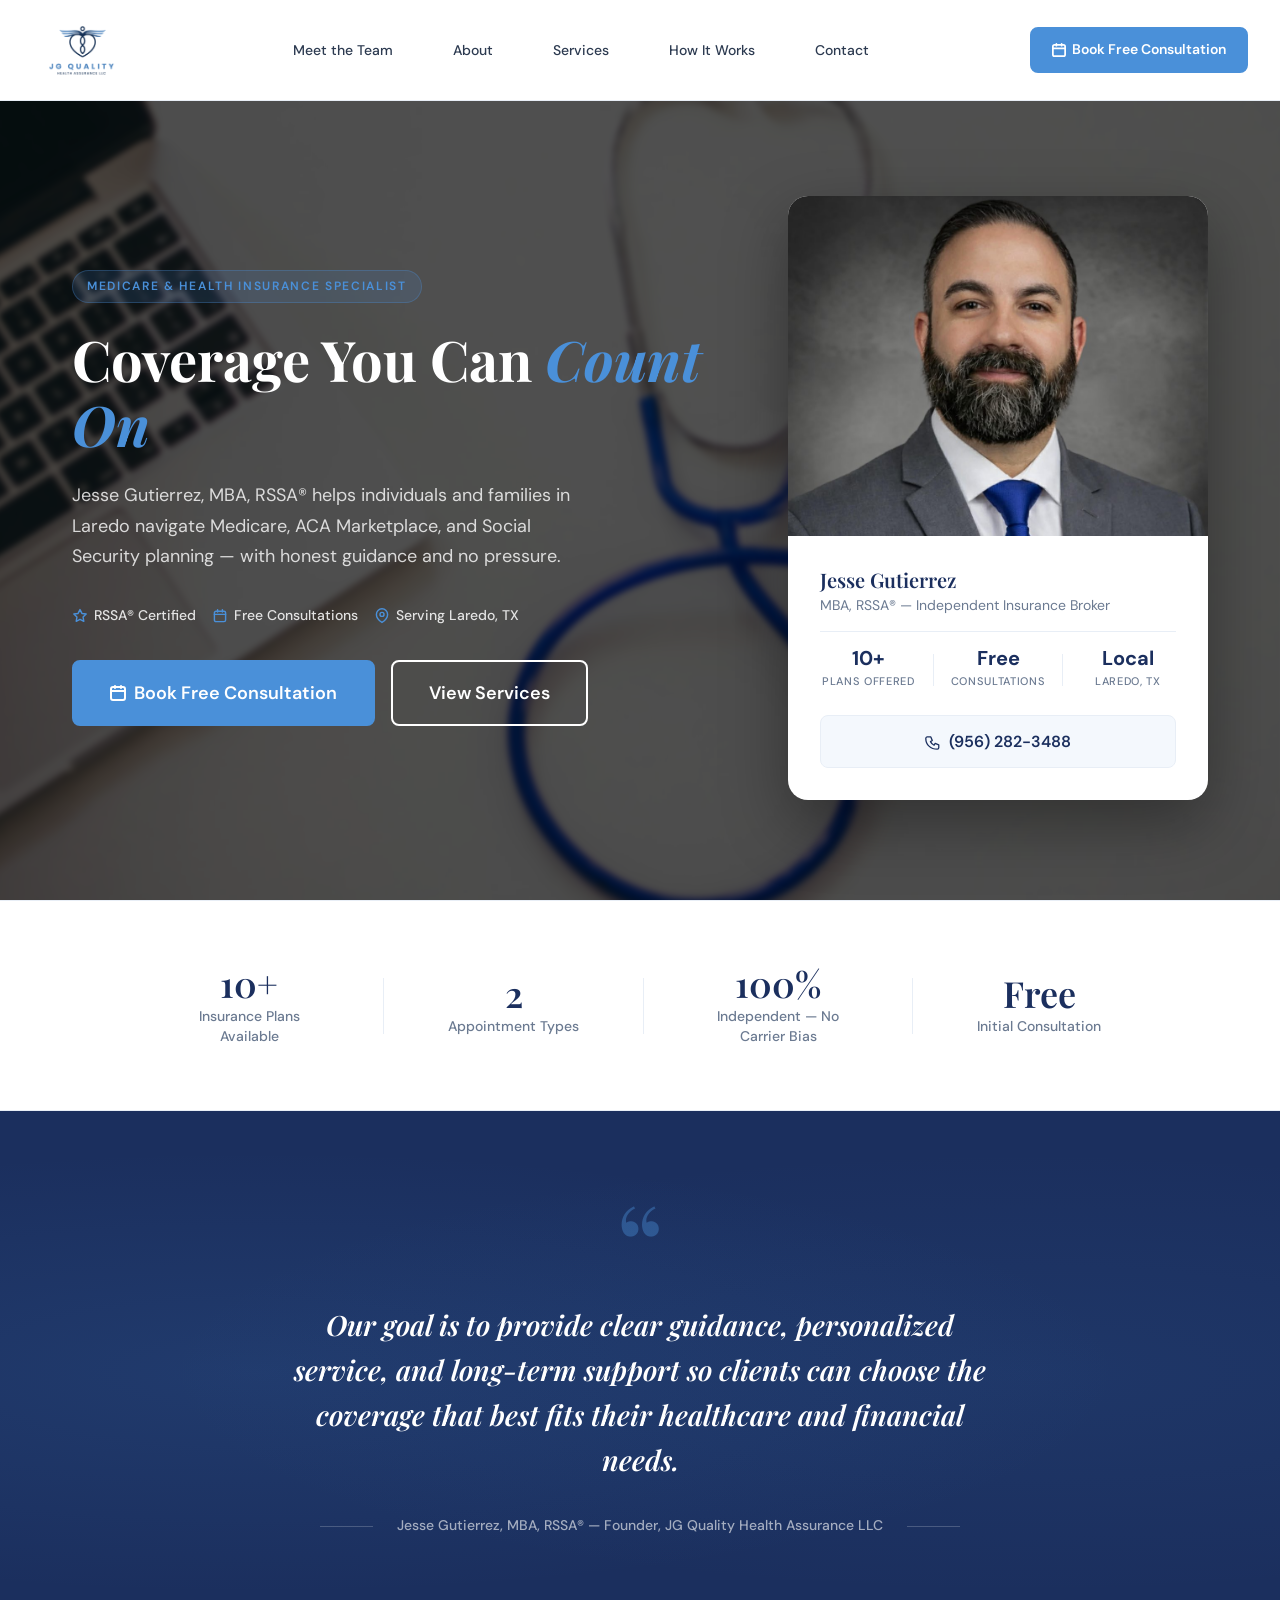
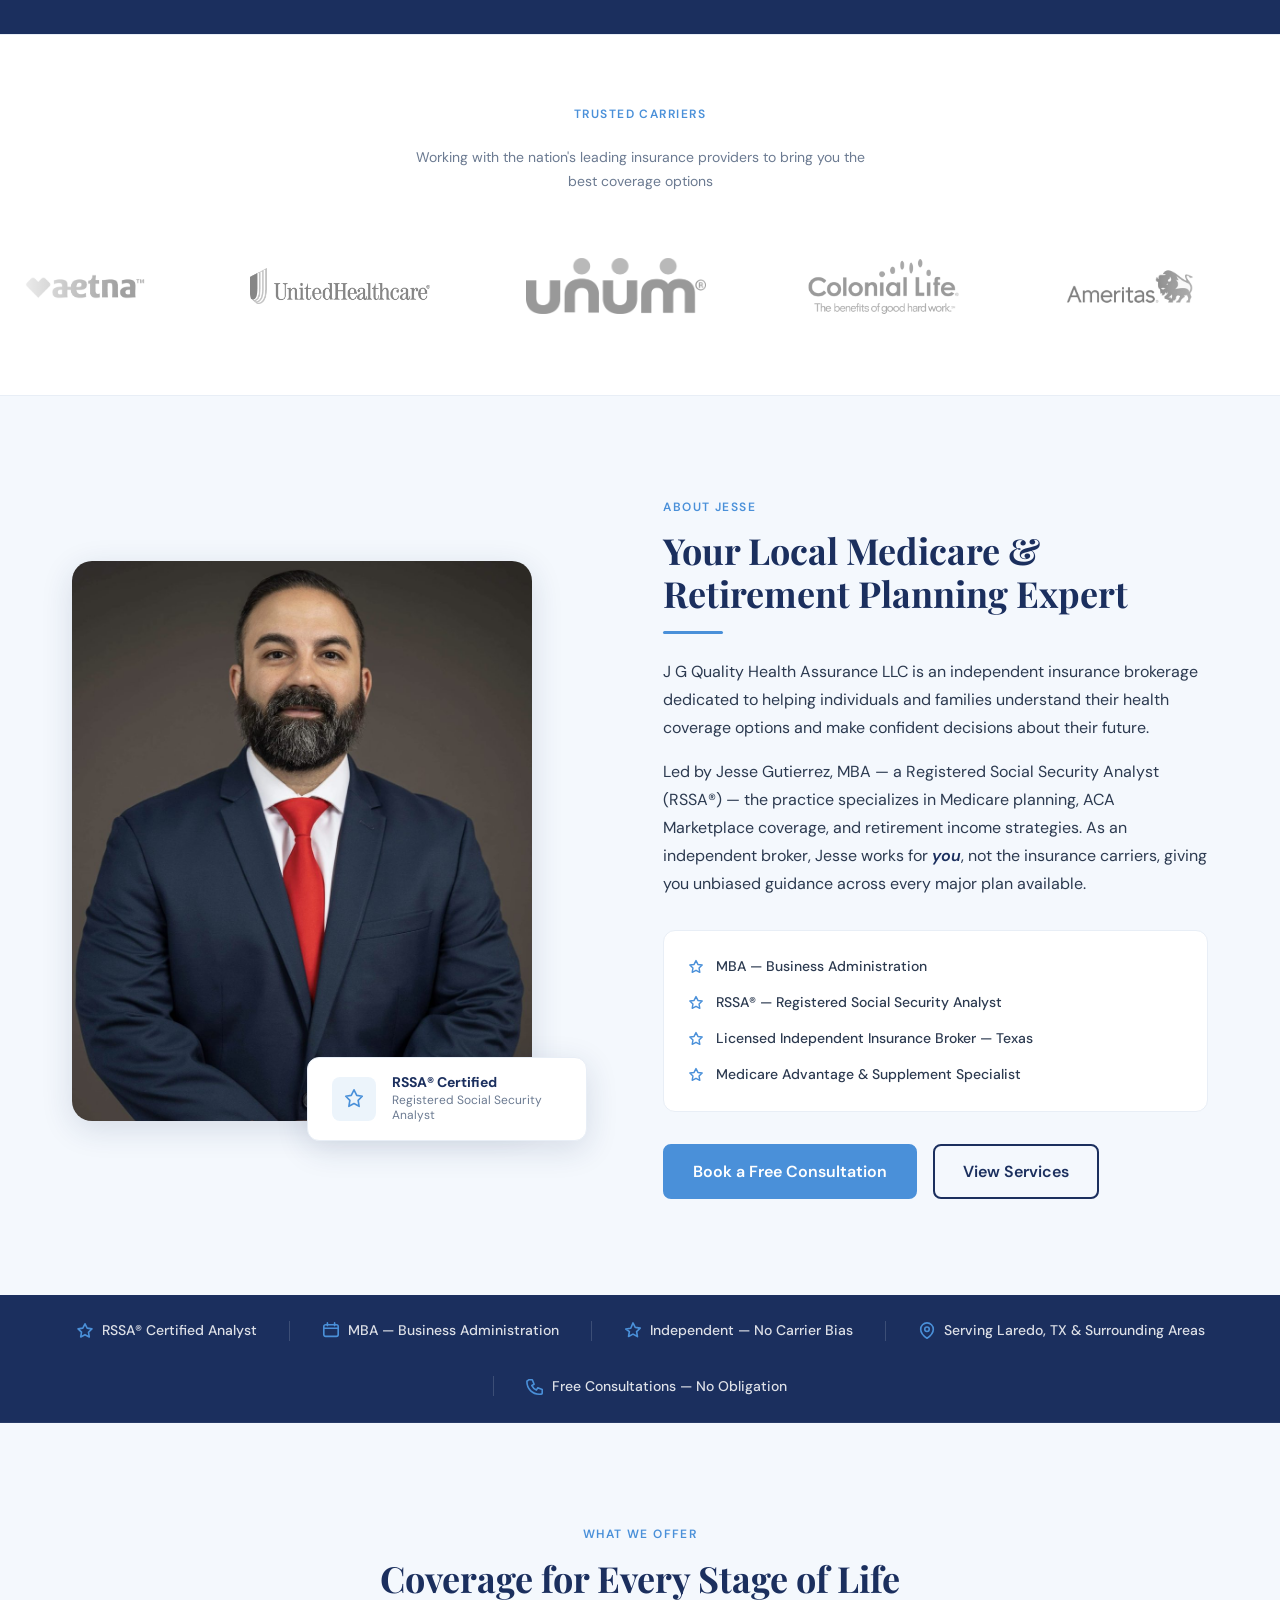
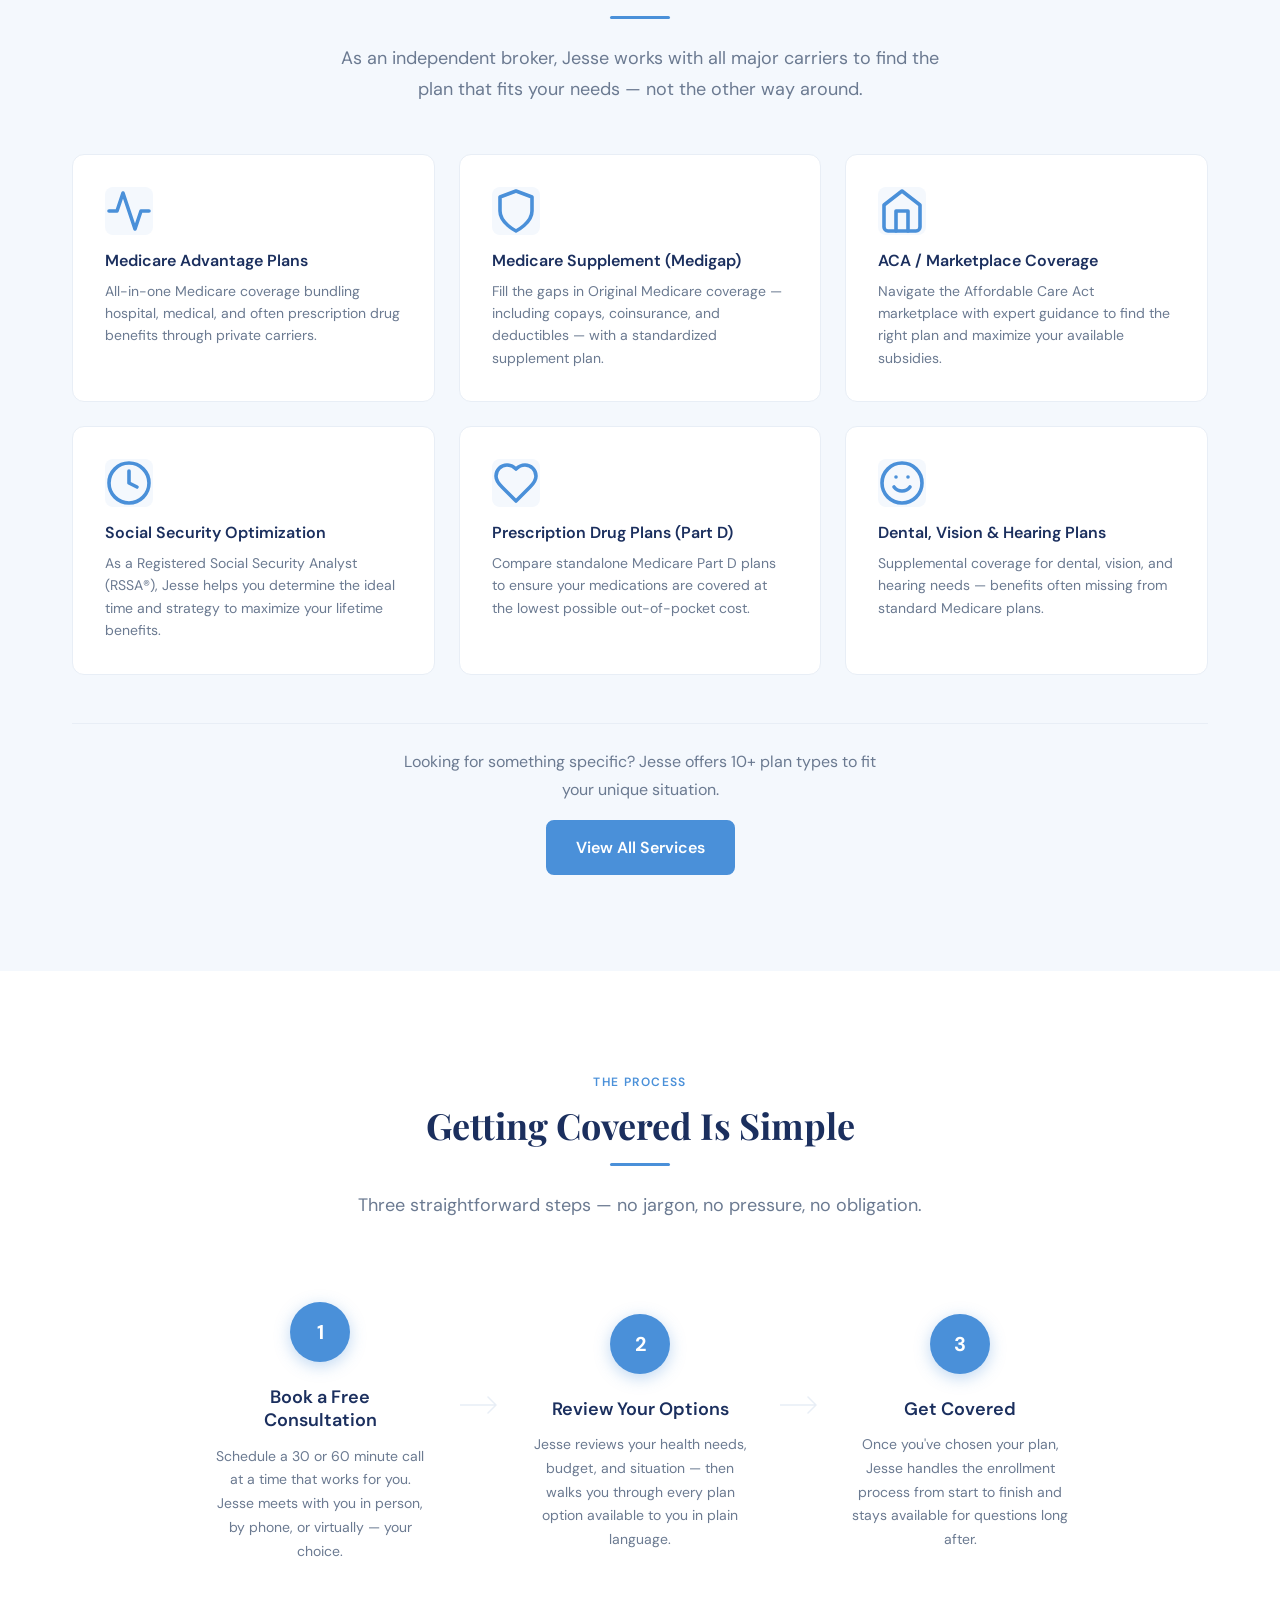
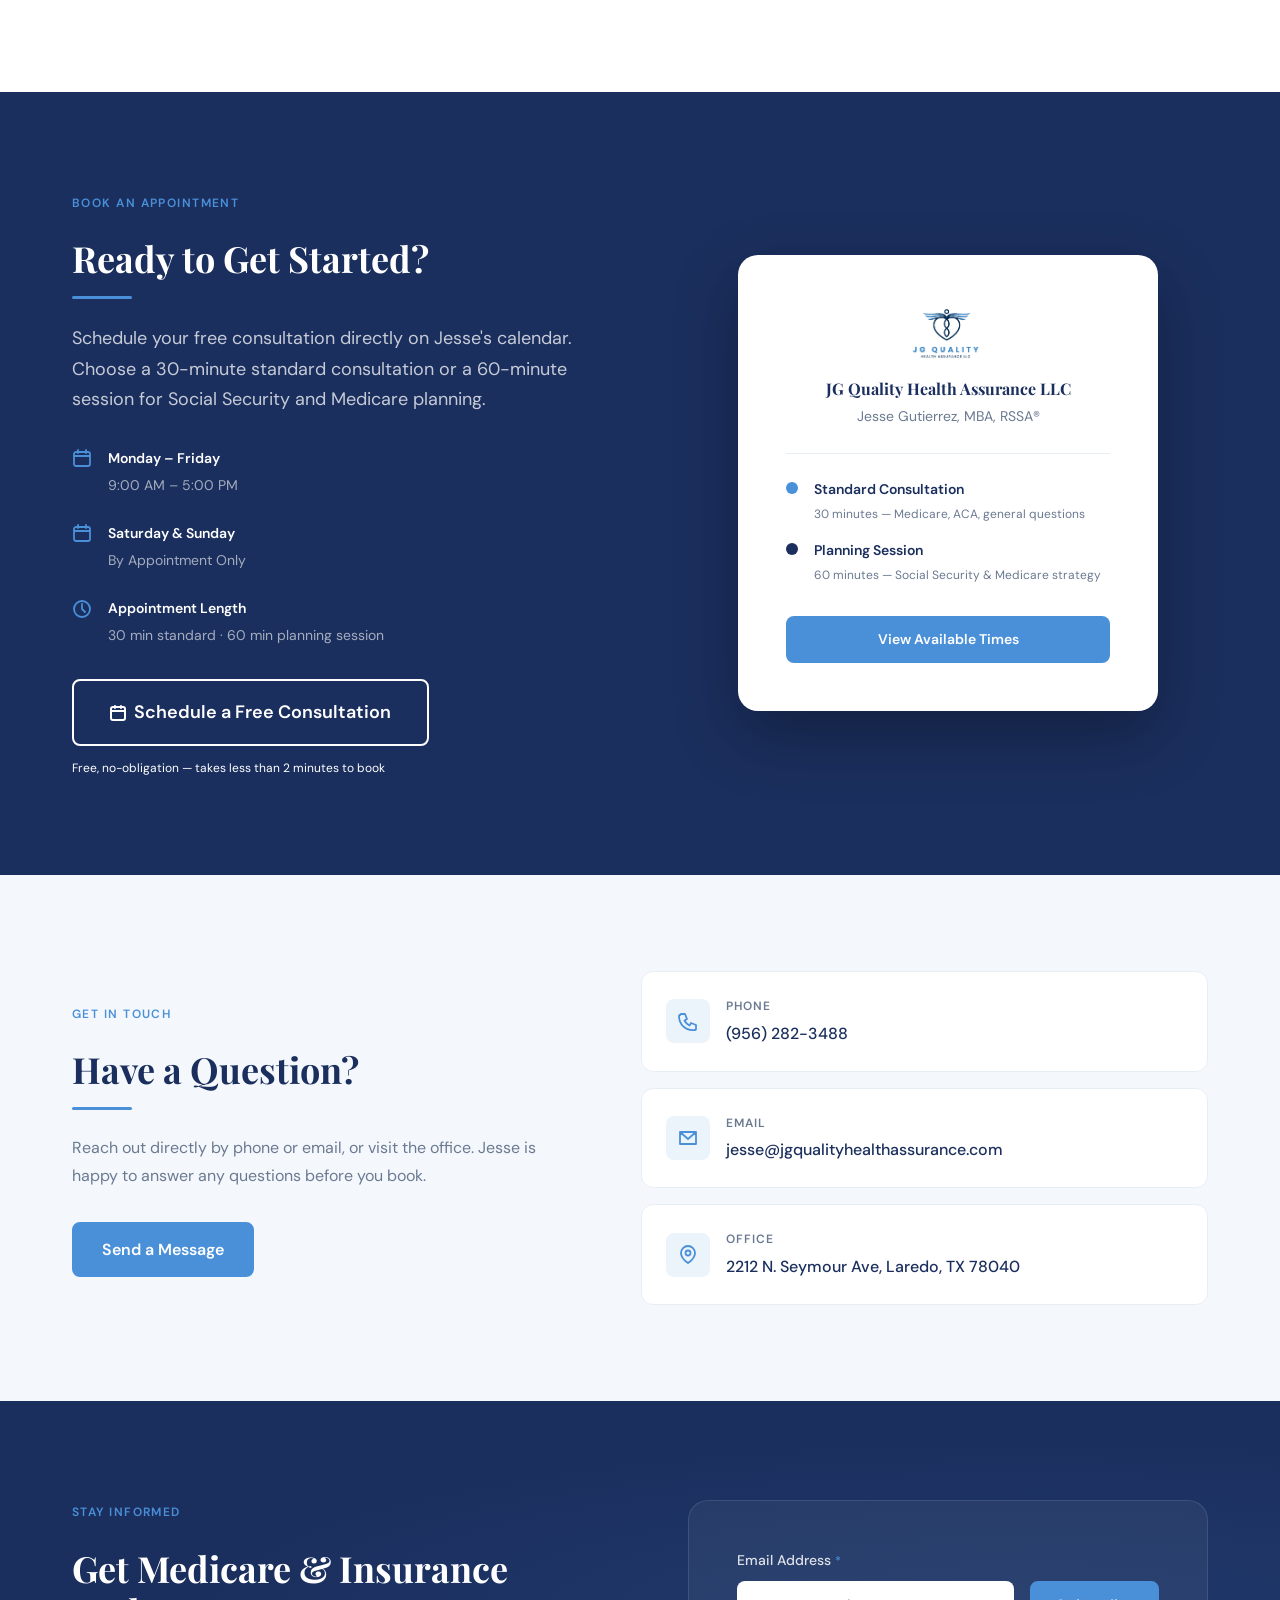
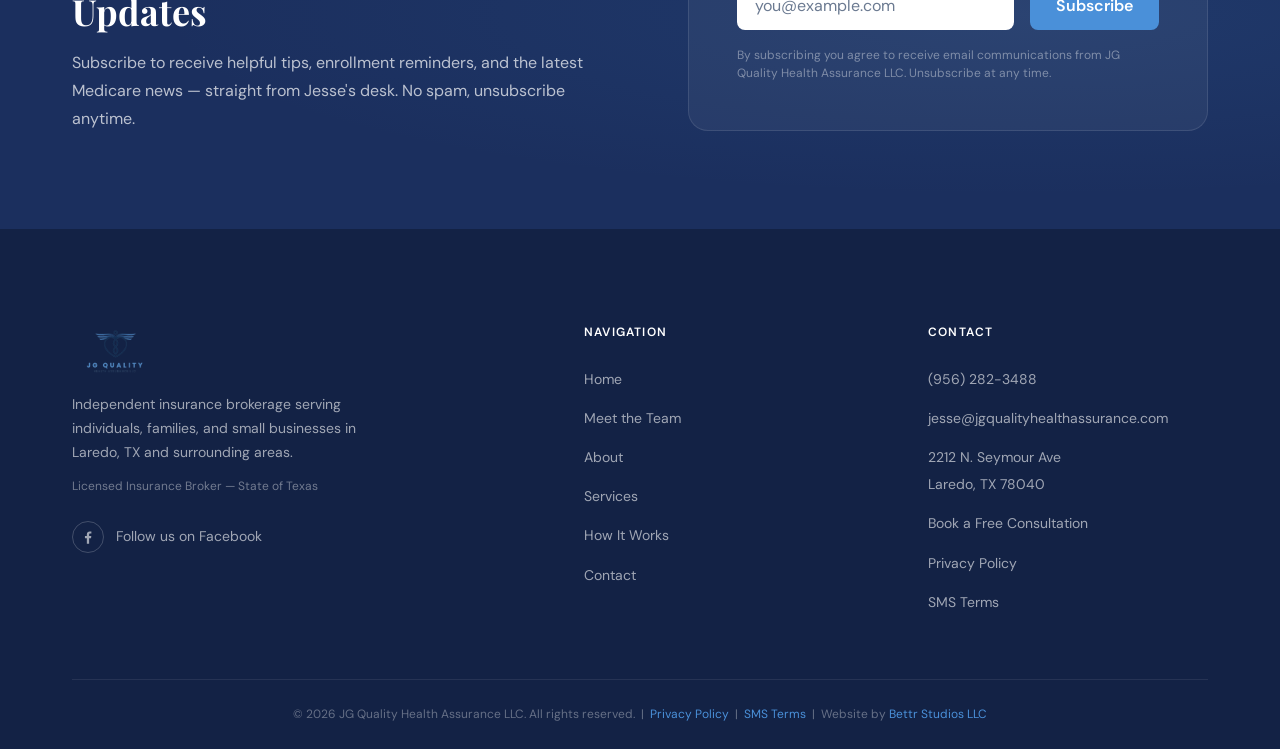
<file: index.html>
<!DOCTYPE html>
<html lang="en">
<head>
  <meta charset="UTF-8" />
  <meta name="viewport" content="width=device-width, initial-scale=1.0"/>
  <title>JG Quality Health Assurance | Health Insurance &amp; Medicare Broker in Laredo, TX</title>
  <meta name="description" content="Independent health insurance broker in Laredo, TX. Medicare, ACA Marketplace, Social Security planning, and supplemental coverage. Book a free consultation."/>
  <link rel="canonical" href="https://jgqualityhealthassurance.com/" />
  <link rel="icon" href="/favicon.ico" sizes="any" />
  <link rel="icon" type="image/png" sizes="32x32" href="/assets/icons/favicon-32x32.png" />
  <link rel="apple-touch-icon" href="/assets/icons/apple-touch-icon.png" />

  <!-- Social sharing previews -->
  <meta property="og:type" content="website" />
  <meta property="og:site_name" content="JG Quality Health Assurance LLC" />
  <meta property="og:title" content="JG Quality Health Assurance | Health Insurance &amp; Medicare Broker in Laredo, TX" />
  <meta property="og:description" content="Independent health insurance broker in Laredo, TX. Medicare, ACA Marketplace, Social Security planning, and supplemental coverage. Book a free consultation." />
  <meta property="og:url" content="https://jgqualityhealthassurance.com/" />
  <meta property="og:image" content="https://jgqualityhealthassurance.com/assets/og-image.jpg" />
  <meta property="og:image:width" content="1200" />
  <meta property="og:image:height" content="630" />
  <meta name="twitter:card" content="summary_large_image" />

  <!-- Local business structured data (Google) -->
  <script type="application/ld+json">
  {
    "@context": "https://schema.org",
    "@type": "InsuranceAgency",
    "name": "JG Quality Health Assurance LLC",
    "alternateName": "J G Quality Health Assurance LLC",
    "url": "https://jgqualityhealthassurance.com/",
    "logo": "https://jgqualityhealthassurance.com/assets/icons/icon-512.png",
    "image": "https://jgqualityhealthassurance.com/assets/og-image.jpg",
    "description": "Independent health insurance broker serving Laredo, TX and surrounding areas: Medicare, ACA Marketplace, Social Security planning, supplemental coverage, and employer group benefits.",
    "telephone": "+1-956-282-3488",
    "email": "jesse@jgqualityhealthassurance.com",
    "address": {
      "@type": "PostalAddress",
      "streetAddress": "2212 N. Seymour Ave",
      "addressLocality": "Laredo",
      "addressRegion": "TX",
      "postalCode": "78040",
      "addressCountry": "US"
    },
    "areaServed": {
      "@type": "City",
      "name": "Laredo, TX"
    },
    "founder": {
      "@type": "Person",
      "name": "Jesse Gutierrez",
      "jobTitle": "Owner & Independent Insurance Broker"
    },
    "sameAs": [
      "https://www.facebook.com/profile.php?id=61561958540216"
    ]
  }
  </script>

  <link rel="preconnect" href="https://fonts.googleapis.com" />
  <link rel="preconnect" href="https://fonts.gstatic.com" crossorigin />
  <link href="https://fonts.googleapis.com/css2?family=DM+Sans:wght@400;500;600&family=Playfair+Display:wght@600&display=swap" rel="stylesheet"/>
    <link rel="stylesheet" href="/css/jg-design-system.css?v=20261116" />
    <link href="https://assets.calendly.com/assets/external/widget.css" rel="stylesheet">
  <!-- <script id="mcjs">!function(c,h,i,m,p){m=c.createElement(h),p=c.getElementsByTagName(h)[0],m.async=1,m.src=i,p.parentNode.insertBefore(m,p)}(document,"script","https://chimpstatic.com/mcjs-connected/js/users/6bf4e1b1c096da97a17bc1fe7/d8de13b94c5bb392a328e756f.js");</script> -->
</head>

<body>

  <!-- ═══════════════════════════════════════════════
       NAVBAR COMPONENT 
  ════════════════════════════════════════════════ -->

  <header class="navbar" id="navbar">
    <div class="navbar__inner">
      <a href="#" class="navbar__logo" aria-label="JG Quality Health Assurance Home">
        <img src="/assets/logo/JG_LOGO_transparent.png" alt="JG Quality Health Assurance" />
      </a>

      <!-- Desktop nav links -->
      <nav aria-label="Main navigation">
        <ul class="navbar__links">
          <li><a href="/biography.html">Meet the Team</a></li>
          <li><a href="#about" class="active">About</a></li>
          <li><a href="/services.html">Services</a></li>
          <li><a href="#how-it-works">How It Works</a></li>
          <li><a href="/contact.html">Contact</a></li>
        </ul>
      </nav>

      <!-- Desktop CTA -->
      <a href="#book" class="navbar__cta" aria-label="Book a free consultation">
        <svg viewBox="0 0 16 16" fill="none" stroke="currentColor" stroke-width="2" stroke-linecap="round">
          <rect x="1" y="2" width="14" height="13" rx="2"/>
          <path d="M1 6h14M5 1v2M11 1v2"/>
        </svg>
        Book Free Consultation
      </a>

      <!-- Mobile hamburger -->
      <button
        class="navbar__hamburger"
        id="hamburger"
        aria-label="Toggle navigation menu"
        aria-expanded="false"
        aria-controls="mobile-menu"
      >
        <span></span>
        <span></span>
        <span></span>
      </button>

    </div>

    <!-- Mobile dropdown menu -->
    <nav class="navbar__mobile" id="mobile-menu" aria-label="Mobile navigation">
        <a href="#about"           onclick="closeMenu()">About</a>
        <a href="/biography.html"  onclick="closeMenu()">Meet the Team</a>
        <a href="/services.html"   onclick="closeMenu()">Services</a>
        <a href="#how-it-works"    onclick="closeMenu()">How It Works</a>
        <a href="/contact.html"    onclick="closeMenu()">Contact</a>
        <a href="#book" class="navbar__cta" onclick="closeMenu()">
            Book Free Consultation
        </a>
    </nav>
  </header>

  <!-- END NAVBAR COMPONENT ════════════════════════ -->

  <!-- ═══════════════════════════════════════════════
     HERO SECTION
════════════════════════════════════════════════ -->

<section class="hero" id="home">
  <!-- Background image with overlay -->
  <div class="hero__bg"></div>

  <div class="container">
    <div class="hero__content">

      <!-- Left: Text -->
      <div class="hero__text">
        <span class="hero__eyebrow">Medicare & Health Insurance Specialist</span>

        <h1>Coverage You Can <em>Count On</em></h1>

        <p>
          Jesse Gutierrez, MBA, RSSA® helps individuals and families in Laredo navigate
          Medicare, ACA Marketplace, and Social Security planning — with honest guidance
          and no pressure.
        </p>

        <!-- Trust badges -->
        <div class="hero__badges">
          <div class="hero__badge">
            <svg viewBox="0 0 20 20" fill="none" stroke="currentColor" stroke-width="1.8" stroke-linecap="round" stroke-linejoin="round">
              <path d="M10 2l2.4 4.8 5.3.8-3.85 3.75.91 5.3L10 14.1l-4.76 2.51.91-5.3L2.3 7.6l5.3-.8z"/>
            </svg>
            RSSA® Certified
          </div>
          <div class="hero__badge">
            <svg viewBox="0 0 20 20" fill="none" stroke="currentColor" stroke-width="1.8" stroke-linecap="round" stroke-linejoin="round">
              <rect x="3" y="4" width="14" height="13" rx="2"/>
              <path d="M3 8h14M7 2v3M13 2v3"/>
            </svg>
            Free Consultations
          </div>
          <div class="hero__badge">
            <svg viewBox="0 0 20 20" fill="none" stroke="currentColor" stroke-width="1.8" stroke-linecap="round" stroke-linejoin="round">
              <path d="M10 18s-7-4.5-7-10a7 7 0 0114 0c0 5.5-7 10-7 10z"/>
              <circle cx="10" cy="8" r="2.5"/>
            </svg>
            Serving Laredo, TX
          </div>
        </div>

        <!-- CTAs -->
        <div class="hero__ctas">
          <a href="#book" class="btn btn--primary btn--lg">
            <svg viewBox="0 0 16 16" fill="none" stroke="currentColor" stroke-width="2" stroke-linecap="round" style="width:16px;height:16px;flex-shrink:0;">
              <rect x="1" y="2" width="14" height="13" rx="2"/>
              <path d="M1 6h14M5 1v2M11 1v2"/>
            </svg>
            Book Free Consultation
          </a>
          <a href="#services" class="btn btn--ghost btn--lg">View Services</a>
        </div>
      </div>

      <!-- Right: Card -->
      <div class="hero__card">
        <div class="hero__card-inner">
           <img src="/assets/pictures/headshots/headshot1.jpeg" 
     alt="Jesse Gutierrez, MBA RSSA® — Independent Insurance Broker" 
     class="hero__headshot-img" />

          <div class="hero__card-body">
            <p class="hero__card-name">Jesse Gutierrez</p>
            <p class="hero__card-title">MBA, RSSA® — Independent Insurance Broker</p>

            <div class="hero__card-divider"></div>

            <div class="hero__card-stats">
              <div class="hero__stat">
                <span class="hero__stat-number">10+</span>
                <span class="hero__stat-label">Plans Offered</span>
              </div>
              <div class="hero__stat-sep"></div>
              <div class="hero__stat">
                <span class="hero__stat-number">Free</span>
                <span class="hero__stat-label">Consultations</span>
              </div>
              <div class="hero__stat-sep"></div>
              <div class="hero__stat">
                <span class="hero__stat-number">Local</span>
                <span class="hero__stat-label">Laredo, TX</span>
              </div>
            </div>

            <a href="tel:9562823488" class="hero__card-phone">
              <svg viewBox="0 0 20 20" fill="none" stroke="currentColor" stroke-width="1.8" stroke-linecap="round" stroke-linejoin="round" style="width:16px;height:16px;flex-shrink:0;">
                <path d="M3 3h4l2 5-2.5 1.5a11 11 0 005 5L13 12l5 2v4a2 2 0 01-2 2C6.5 20 0 13.5 0 5a2 2 0 012-2z" transform="translate(1,1) scale(0.9)"/>
              </svg>
              (956) 282-3488
            </a>
          </div>
        </div>
      </div>

    </div>
  </div>
</section>

<!-- END HERO SECTION ════════════════════════════ -->


 <!-- ═══════════════════════════════════════════════
     STATS BAR
════════════════════════════════════════════════ -->

<section class="stats-bar">
  <div class="container">
    <div class="stats-bar__inner">

      <div class="stats-bar__item">
        <span class="stats-bar__number">10+</span>
        <span class="stats-bar__label">Insurance Plans Available</span>
      </div>

      <div class="stats-bar__sep"></div>

      <div class="stats-bar__item">
        <span class="stats-bar__number">2</span>
        <span class="stats-bar__label">Appointment Types</span>
      </div>

      <div class="stats-bar__sep"></div>

      <div class="stats-bar__item">
        <span class="stats-bar__number">100%</span>
        <span class="stats-bar__label">Independent — No Carrier Bias</span>
      </div>

      <div class="stats-bar__sep"></div>

      <div class="stats-bar__item">
        <span class="stats-bar__number">Free</span>
        <span class="stats-bar__label">Initial Consultation</span>
      </div>

    </div>
  </div>
</section>

<!-- END STATS BAR ═══════════════════════════════ -->


<!-- ═══════════════════════════════════════════════
     MISSION BANNER
════════════════════════════════════════════════ -->

<section class="mission-banner">
  <div class="container container--narrow">
    <div class="mission-banner__inner">

      <!-- Large decorative quote mark -->
      <div class="mission-banner__quote-mark" aria-hidden="true">&ldquo;</div>

      <blockquote class="mission-banner__quote">
        Our goal is to provide clear guidance, personalized service, and long-term support
        so clients can choose the coverage that best fits their healthcare and financial needs.
      </blockquote>

      <div class="mission-banner__attr">
        <div class="mission-banner__line"></div>
        <span>Jesse Gutierrez, MBA, RSSA® — Founder, JG Quality Health Assurance LLC</span>
        <div class="mission-banner__line"></div>
      </div>

    </div>
  </div>
</section>

<!-- END MISSION BANNER ══════════════════════════ -->


<!-- ═══════════════════════════════════════════════
     CARRIER TICKER — paste after trust bar, 
     before stats bar
════════════════════════════════════════════════ -->

<section class="carrier-ticker">
  <div class="carrier-ticker__header">
    <span class="section-label">Trusted Carriers</span>
    <p>Working with the nation's leading insurance providers to bring you the best coverage options</p>
  </div>

  <div class="carrier-ticker__track-wrap">
    <!-- Fade edges -->
    <div class="carrier-ticker__fade carrier-ticker__fade--left"></div>
    <div class="carrier-ticker__fade carrier-ticker__fade--right"></div>

    <!-- Scrolling track — logos duplicated for seamless loop -->
    <div class="carrier-ticker__track" id="ticker-track">

      <!-- Set 1 -->
      <div class="carrier-ticker__item">
        <img src="/assets/carrierLogos/aetna.png" alt="Aetna" />
      </div>
      <div class="carrier-ticker__item">
        <img src="/assets/carrierLogos/united-healthcare.png" alt="United Healthcare" />
      </div>
      <div class="carrier-ticker__item">
        <img src="/assets/carrierLogos/unum.png" alt="Unum" />
      </div>
      <div class="carrier-ticker__item">
        <img src="/assets/carrierLogos/colonial-life.png" alt="Colonial Life" />
      </div>
      <div class="carrier-ticker__item">
        <img src="/assets/carrierLogos/ameritas.png" alt="Ameritas" />
      </div>
      <div class="carrier-ticker__item">
        <img src="/assets/carrierLogos/american-amicable.png" alt="American Amicable" />
      </div>
      <div class="carrier-ticker__item">
        <img src="/assets/carrierLogos/prominence-medicare.png" alt="Prominence Health Plan" />
      </div>
      <div class="carrier-ticker__item">
        <img src="/assets/carrierLogos/cigna.png" alt="Cigna" />
      </div>
      <div class="carrier-ticker__item">
        <img src="/assets/carrierLogos/healthspring.png" alt="HealthSpring" />
      </div>
      <div class="carrier-ticker__item">
        <img src="/assets/carrierLogos/humana.png" alt="Humana" />
      </div>
      <div class="carrier-ticker__item">
        <img src="/assets/carrierLogos/bcbs.png" alt="Blue Cross Blue Shield" /> 
      </div>
      <div class="carrier-ticker__item">
        <img src="/assets/carrierLogos/ambetter.png" alt="Ambetter" />
      </div>
      <div class="carrier-ticker__item">
        <img src="/assets/carrierLogos/molina.png" alt="Molina Healthcare" />
      </div>

      <!-- Set 2 — exact duplicate for seamless loop -->
      <div class="carrier-ticker__item" aria-hidden="true">
        <img src="/assets/carrierLogos/aetna.png" alt="" />
      </div>
      <div class="carrier-ticker__item" aria-hidden="true">
        <img src="/assets/carrierLogos/united-healthcare.png" alt="" />
      </div>
      <div class="carrier-ticker__item" aria-hidden="true">
        <img src="/assets/carrierLogos/unum.png" alt="" />
      </div>
      <div class="carrier-ticker__item" aria-hidden="true">
        <img src="/assets/carrierLogos/colonial-life.png" alt="" />
      </div>
      <div class="carrier-ticker__item" aria-hidden="true">
        <img src="/assets/carrierLogos/ameritas.png" alt="" />
      </div>
      <div class="carrier-ticker__item" aria-hidden="true">
        <img src="/assets/carrierLogos/american-amicable.png" alt="" />
      </div>
      <div class="carrier-ticker__item" aria-hidden="true">
        <img src="/assets/carrierLogos/prominence-medicare.png" alt="" />
      </div>
      <div class="carrier-ticker__item" aria-hidden="true">
        <img src="/assets/carrierLogos/cigna.png" alt="" />
      </div>
      <div class="carrier-ticker__item" aria-hidden="true">
        <img src="/assets/carrierLogos/healthspring.png" alt="" />
      </div>
      <div class="carrier-ticker__item" aria-hidden="true">
        <img src="/assets/carrierLogos/humana.png" alt="" />
      </div>
      <div class="carrier-ticker__item" aria-hidden="true">
        <img src="/assets/carrierLogos/bcbs.png" alt="" />
      </div>
      <div class="carrier-ticker__item" aria-hidden="true">
        <img src="/assets/carrierLogos/ambetter.png" alt="" />
      </div>
      <div class="carrier-ticker__item" aria-hidden="true">
        <img src="/assets/carrierLogos/molina.png" alt="" />
      </div>

    </div>
  </div>
</section>

<!-- END CARRIER TICKER ══════════════════════════ -->


<!-- ═══════════════════════════════════════════════
     ABOUT SECTION
════════════════════════════════════════════════ -->

<section class="about section--alt" id="about">
  <div class="container">

    <div class="about__grid">

      <!-- Left: Image + credential cards -->
      <div class="about__image-col">
        <div class="about__image-wrap">
          <img
            src="/assets/pictures/headshots/headshot2.jpg"
            alt="Jesse Gutierrez, MBA RSSA®"
            class="about__photo"
          />
          <!-- Floating credential card -->
          <div class="about__cred-card">
            <div class="about__cred-icon">
              <svg viewBox="0 0 24 24" fill="none" stroke="currentColor" stroke-width="1.8" stroke-linecap="round" stroke-linejoin="round">
                <path d="M12 2l3 6 6 1-4.5 4.5 1.1 6.5L12 17l-5.6 3 1.1-6.5L3 9l6-1z"/>
              </svg>
            </div>
            <div>
              <p class="about__cred-title">RSSA® Certified</p>
              <p class="about__cred-sub">Registered Social Security Analyst</p>
            </div>
          </div>
        </div>
      </div>

      <!-- Right: Bio content -->
      <div class="about__content">
        <span class="section-label">About Jesse</span>
        <h2>Your Local Medicare & Retirement Planning Expert</h2>
        <div class="divider"></div>

        <p>
          J G Quality Health Assurance LLC is an independent insurance brokerage dedicated
          to helping individuals and families understand their health coverage options and
          make confident decisions about their future.
        </p>
        <p>
          Led by Jesse Gutierrez, MBA — a Registered Social Security Analyst (RSSA®) —
          the practice specializes in Medicare planning, ACA Marketplace coverage, and
          retirement income strategies. As an independent broker, Jesse works for
          <em>you</em>, not the insurance carriers, giving you unbiased guidance across
          every major plan available.
        </p>

        <!-- Credential pills -->
        <div class="about__credentials">
          <div class="about__credential">
            <svg viewBox="0 0 20 20" fill="none" stroke="currentColor" stroke-width="1.8" stroke-linecap="round" stroke-linejoin="round">
              <path d="M10 2l2.4 4.8 5.3.8-3.85 3.75.91 5.3L10 14.1l-4.76 2.51.91-5.3L2.3 7.6l5.3-.8z"/>
            </svg>
            <span>MBA — Business Administration</span>
          </div>
          <div class="about__credential">
            <svg viewBox="0 0 20 20" fill="none" stroke="currentColor" stroke-width="1.8" stroke-linecap="round" stroke-linejoin="round">
              <path d="M10 2l2.4 4.8 5.3.8-3.85 3.75.91 5.3L10 14.1l-4.76 2.51.91-5.3L2.3 7.6l5.3-.8z"/>
            </svg>
            <span>RSSA® — Registered Social Security Analyst</span>
          </div>
          <div class="about__credential">
            <svg viewBox="0 0 20 20" fill="none" stroke="currentColor" stroke-width="1.8" stroke-linecap="round" stroke-linejoin="round">
              <path d="M10 2l2.4 4.8 5.3.8-3.85 3.75.91 5.3L10 14.1l-4.76 2.51.91-5.3L2.3 7.6l5.3-.8z"/>
            </svg>
            <span>Licensed Independent Insurance Broker — Texas</span>
          </div>
          <div class="about__credential">
            <svg viewBox="0 0 20 20" fill="none" stroke="currentColor" stroke-width="1.8" stroke-linecap="round" stroke-linejoin="round">
              <path d="M10 2l2.4 4.8 5.3.8-3.85 3.75.91 5.3L10 14.1l-4.76 2.51.91-5.3L2.3 7.6l5.3-.8z"/>
            </svg>
            <span>Medicare Advantage & Supplement Specialist</span>
          </div>
        </div>

        <div class="about__ctas">
          <a href="#book" class="btn btn--primary">Book a Free Consultation</a>
          <a href="#services" class="btn btn--secondary">View Services</a>
        </div>
      </div>

    </div>
  </div>
</section>

<!-- END ABOUT SECTION ═══════════════════════════ -->

<!-- ═══════════════════════════════════════════════
     TRUST BAR
════════════════════════════════════════════════ -->

<section class="trust-bar">
  <div class="container">
    <div class="trust-bar__inner">

      <div class="trust-badge">
        <svg class="trust-badge__icon" viewBox="0 0 20 20" fill="none" stroke="currentColor" stroke-width="1.8" stroke-linecap="round" stroke-linejoin="round">
          <path d="M10 2l2.4 4.8 5.3.8-3.85 3.75.91 5.3L10 14.1l-4.76 2.51.91-5.3L2.3 7.6l5.3-.8z"/>
        </svg>
        RSSA® Certified Analyst
      </div>

      <div class="trust-bar__sep"></div>

      <div class="trust-badge">
        <svg class="trust-badge__icon" viewBox="0 0 20 20" fill="none" stroke="currentColor" stroke-width="1.8" stroke-linecap="round" stroke-linejoin="round">
          <rect x="2" y="3" width="16" height="13" rx="2"/>
          <path d="M2 7h16"/>
          <path d="M6 1v3M14 1v3"/>
        </svg>
        MBA — Business Administration
      </div>

      <div class="trust-bar__sep"></div>

      <div class="trust-badge">
        <svg class="trust-badge__icon" viewBox="0 0 20 20" fill="none" stroke="currentColor" stroke-width="1.8" stroke-linecap="round" stroke-linejoin="round">
          <path d="M10 1l2.5 5 5.5.8-4 3.9.95 5.5L10 13.5l-4.95 2.6.95-5.5L2 7.8l5.5-.8z"/>
        </svg>
        Independent — No Carrier Bias
      </div>

      <div class="trust-bar__sep"></div>

      <div class="trust-badge">
        <svg class="trust-badge__icon" viewBox="0 0 20 20" fill="none" stroke="currentColor" stroke-width="1.8" stroke-linecap="round" stroke-linejoin="round">
          <path d="M10 18s-7-4.5-7-10a7 7 0 0114 0c0 5.5-7 10-7 10z"/>
          <circle cx="10" cy="8" r="2.5"/>
        </svg>
        Serving Laredo, TX & Surrounding Areas
      </div>

      <div class="trust-bar__sep"></div>

      <div class="trust-badge">
        <svg class="trust-badge__icon" viewBox="0 0 20 20" fill="none" stroke="currentColor" stroke-width="1.8" stroke-linecap="round" stroke-linejoin="round">
          <path d="M3 3h4l2 5-2.5 1.5a11 11 0 005 5L13 12l5 2v4a1 1 0 01-1 1C7 20 1 13 1 5a1 1 0 011-1z"/>
        </svg>
        Free Consultations — No Obligation
      </div>

    </div>
  </div>
</section>

<!-- END TRUST BAR ═══════════════════════════════ -->


<!-- ═══════════════════════════════════════════════
     SERVICES PREVIEW
════════════════════════════════════════════════ -->

<section class="services-preview section--alt" id="services">
  <div class="container">

    <!-- Section heading -->
    <div class="section-heading text-center">
      <span class="section-label">What We Offer</span>
      <h2>Coverage for Every Stage of Life</h2>
      <div class="divider divider--center"></div>
      <p>
        As an independent broker, Jesse works with all major carriers to find the plan
        that fits your needs — not the other way around.
      </p>
    </div>

    <!-- 6-card preview grid -->
    <div class="services-preview__grid">

      <!-- Medicare Advantage -->
      <div class="service-card">
        <div class="service-card__icon">
          <svg viewBox="0 0 24 24" fill="none" stroke="currentColor" stroke-width="1.8" stroke-linecap="round" stroke-linejoin="round">
            <path d="M22 12h-4l-3 9L9 3l-3 9H2"/>
          </svg>
        </div>
        <h4>Medicare Advantage Plans</h4>
        <p>All-in-one Medicare coverage bundling hospital, medical, and often prescription drug benefits through private carriers.</p>
      </div>

      <!-- Medicare Supplement -->
      <div class="service-card">
        <div class="service-card__icon">
          <svg viewBox="0 0 24 24" fill="none" stroke="currentColor" stroke-width="1.8" stroke-linecap="round" stroke-linejoin="round">
            <path d="M12 22s8-4 8-10V5l-8-3-8 3v7c0 6 8 10 8 10z"/>
          </svg>
        </div>
        <h4>Medicare Supplement (Medigap)</h4>
        <p>Fill the gaps in Original Medicare coverage — including copays, coinsurance, and deductibles — with a standardized supplement plan.</p>
      </div>

      <!-- ACA Marketplace -->
      <div class="service-card">
        <div class="service-card__icon">
          <svg viewBox="0 0 24 24" fill="none" stroke="currentColor" stroke-width="1.8" stroke-linecap="round" stroke-linejoin="round">
            <path d="M3 9l9-7 9 7v11a2 2 0 01-2 2H5a2 2 0 01-2-2z"/>
            <polyline points="9 22 9 12 15 12 15 22"/>
          </svg>
        </div>
        <h4>ACA / Marketplace Coverage</h4>
        <p>Navigate the Affordable Care Act marketplace with expert guidance to find the right plan and maximize your available subsidies.</p>
      </div>

      <!-- Social Security -->
      <div class="service-card">
        <div class="service-card__icon">
          <svg viewBox="0 0 24 24" fill="none" stroke="currentColor" stroke-width="1.8" stroke-linecap="round" stroke-linejoin="round">
            <circle cx="12" cy="12" r="10"/>
            <path d="M12 6v6l4 2"/>
          </svg>
        </div>
        <h4>Social Security Optimization</h4>
        <p>As a Registered Social Security Analyst (RSSA®), Jesse helps you determine the ideal time and strategy to maximize your lifetime benefits.</p>
      </div>

      <!-- Part D -->
      <div class="service-card">
        <div class="service-card__icon">
          <svg viewBox="0 0 24 24" fill="none" stroke="currentColor" stroke-width="1.8" stroke-linecap="round" stroke-linejoin="round">
            <path d="M19 14c1.49-1.46 3-3.21 3-5.5A5.5 5.5 0 0016.5 3c-1.76 0-3 .5-4.5 2-1.5-1.5-2.74-2-4.5-2A5.5 5.5 0 002 8.5c0 2.3 1.5 4.05 3 5.5l7 7 7-7z"/>
          </svg>
        </div>
        <h4>Prescription Drug Plans (Part D)</h4>
        <p>Compare standalone Medicare Part D plans to ensure your medications are covered at the lowest possible out-of-pocket cost.</p>
      </div>

      <!-- Dental Vision Hearing -->
      <div class="service-card">
        <div class="service-card__icon">
          <svg viewBox="0 0 24 24" fill="none" stroke="currentColor" stroke-width="1.8" stroke-linecap="round" stroke-linejoin="round">
            <circle cx="12" cy="12" r="10"/>
            <path d="M8 14s1.5 2 4 2 4-2 4-2"/>
            <line x1="9" y1="9" x2="9.01" y2="9"/>
            <line x1="15" y1="9" x2="15.01" y2="9"/>
          </svg>
        </div>
        <h4>Dental, Vision & Hearing Plans</h4>
        <p>Supplemental coverage for dental, vision, and hearing needs — benefits often missing from standard Medicare plans.</p>
      </div>

    </div>

    <!-- CTA row -->
    <div class="services-preview__cta">
      <p>Looking for something specific? Jesse offers 10+ plan types to fit your unique situation.</p>
      <a href="/services.html" class="btn btn--primary">View All Services</a>
    </div>

  </div>
</section>

<!-- END SERVICES PREVIEW ════════════════════════ -->



<!-- ═══════════════════════════════════════════════
     HOW IT WORKS
════════════════════════════════════════════════ -->

<section class="how-it-works" id="how-it-works">
  <div class="container">

    <div class="section-heading text-center">
      <span class="section-label">The Process</span>
      <h2>Getting Covered Is Simple</h2>
      <div class="divider divider--center"></div>
      <p>Three straightforward steps — no jargon, no pressure, no obligation.</p>
    </div>

    <div class="steps">

      <div class="step">
        <div class="step__number">1</div>
        <h4>Book a Free Consultation</h4>
        <p>Schedule a 30 or 60 minute call at a time that works for you. Jesse meets with you in person, by phone, or virtually — your choice.</p>
      </div>

      <div class="step__connector" aria-hidden="true">
        <svg viewBox="0 0 40 24" fill="none">
          <path d="M0 12h36M28 4l8 8-8 8" stroke="currentColor" stroke-width="1.5" stroke-linecap="round" stroke-linejoin="round"/>
        </svg>
      </div>

      <div class="step">
        <div class="step__number">2</div>
        <h4>Review Your Options</h4>
        <p>Jesse reviews your health needs, budget, and situation — then walks you through every plan option available to you in plain language.</p>
      </div>

      <div class="step__connector" aria-hidden="true">
        <svg viewBox="0 0 40 24" fill="none">
          <path d="M0 12h36M28 4l8 8-8 8" stroke="currentColor" stroke-width="1.5" stroke-linecap="round" stroke-linejoin="round"/>
        </svg>
      </div>

      <div class="step">
        <div class="step__number">3</div>
        <h4>Get Covered</h4>
        <p>Once you've chosen your plan, Jesse handles the enrollment process from start to finish and stays available for questions long after.</p>
      </div>

    </div>

  </div>
</section>

<!-- END HOW IT WORKS ════════════════════════════ -->


<!-- ═══════════════════════════════════════════════
     BOOKING SECTION
════════════════════════════════════════════════ -->

<section class="booking section--dark" id="book">
  <div class="container">

    <div class="booking__inner">

      <!-- Left: Copy -->
      <div class="booking__content">
        <span class="section-label">Book an Appointment</span>
        <h2>Ready to Get Started?</h2>
        <div class="divider"></div>
        <p>
          Schedule your free consultation directly on Jesse's calendar.
          Choose a 30-minute standard consultation or a 60-minute session
          for Social Security and Medicare planning.
        </p>

        <div class="booking__details">
          <div class="booking__detail">
            <svg viewBox="0 0 20 20" fill="none" stroke="currentColor" stroke-width="1.8" stroke-linecap="round" stroke-linejoin="round">
              <rect x="2" y="3" width="16" height="14" rx="2"/>
              <path d="M2 7h16M6 1v3M14 1v3"/>
            </svg>
            <div>
              <strong>Monday – Friday</strong>
              <span>9:00 AM – 5:00 PM</span>
            </div>
          </div>
          <div class="booking__detail">
            <svg viewBox="0 0 20 20" fill="none" stroke="currentColor" stroke-width="1.8" stroke-linecap="round" stroke-linejoin="round">
              <rect x="2" y="3" width="16" height="14" rx="2"/>
              <path d="M2 7h16M6 1v3M14 1v3"/>
            </svg>
            <div>
              <strong>Saturday & Sunday</strong>
              <span>By Appointment Only</span>
            </div>
          </div>
          <div class="booking__detail">
            <svg viewBox="0 0 20 20" fill="none" stroke="currentColor" stroke-width="1.8" stroke-linecap="round" stroke-linejoin="round">
              <circle cx="10" cy="10" r="8"/>
              <path d="M10 5v5l3 3"/>
            </svg>
            <div>
              <strong>Appointment Length</strong>
              <span>30 min standard · 60 min planning session</span>
            </div>
          </div>
        </div>

        <!-- Calendly popup button -->
        <div class="booking__cta">
          <a href=""
             class="btn btn--ghost btn--lg"
             onclick="Calendly.initPopupWidget({url: 'https://calendly.com/jesse-jgqualityhealthassurance/health-insurance-consultation'});return false;">
            <svg viewBox="0 0 16 16" fill="none" stroke="currentColor" stroke-width="2" stroke-linecap="round" style="width:16px;height:16px;flex-shrink:0;">
              <rect x="1" y="2" width="14" height="13" rx="2"/>
              <path d="M1 6h14M5 1v2M11 1v2"/>
            </svg>

            Schedule a Free Consultation
          </a>
          <p class="booking__cta-note">Free, no-obligation — takes less than 2 minutes to book</p>
        </div>

      </div>

      <!-- Right: Visual panel -->
      <div class="booking__visual">
        <div class="booking__visual-inner">
          <img
            src="/assets/logo/JG LOGO.png"
            alt="JG Quality Health Assurance"
            class="booking__visual-logo"
          />
          <h3>JG Quality Health Assurance LLC</h3>
          <p>Jesse Gutierrez, MBA, RSSA®</p>
          <div class="booking__visual-divider"></div>

          <div class="booking__visual-types">
            <div class="booking__type">
              <div class="booking__type-dot"></div>
              <div>
                <strong>Standard Consultation</strong>
                <span>30 minutes — Medicare, ACA, general questions</span>
              </div>
            </div>
            <div class="booking__type">
              <div class="booking__type-dot booking__type-dot--lg"></div>
              <div>
                <strong>Planning Session</strong>
                <span>60 minutes — Social Security & Medicare strategy</span>
              </div>
            </div>
          </div>

          <a href=""
             class="booking__visual-btn"
             onclick="Calendly.initPopupWidget({url: 'https://calendly.com/jesse-jgqualityhealthassurance/health-insurance-consultation'});return false;">
            View Available Times
          </a>
        </div>
      </div>

    </div>
  </div>

  <!-- Calendly script -->
  <script src="https://assets.calendly.com/assets/external/widget.js" type="text/javascript" async></script>
</section>


<!-- END BOOKING SECTION ═════════════════════════ -->


<!-- ═══════════════════════════════════════════════
     CONTACT SLIM
════════════════════════════════════════════════ -->

<section class="contact-slim" id="contact">
  <div class="container">

    <div class="contact-slim__inner">

      <!-- Left: Heading + CTA -->
      <div class="contact-slim__content">
        <span class="section-label">Get in Touch</span>
        <h2>Have a Question?</h2>
        <div class="divider"></div>
        <p>
          Reach out directly by phone or email, or visit the office.
          Jesse is happy to answer any questions before you book.
        </p>
        <a href="/contact.html" class="btn btn--primary">Send a Message</a>
      </div>

      <!-- Right: Contact details -->
      <div class="contact-slim__details">

        <a href="tel:9562823488" class="contact-slim__item">
          <div class="contact-slim__icon">
            <svg viewBox="0 0 20 20" fill="none" stroke="currentColor" stroke-width="1.8" stroke-linecap="round" stroke-linejoin="round">
              <path d="M3 3h4l2 5-2.5 1.5a11 11 0 005 5L13 12l5 2v4a1 1 0 01-1 1C7 20 1 13 1 5a1 1 0 011-1z"/>
            </svg>
          </div>
          <div>
            <span class="contact-slim__label">Phone</span>
            <span class="contact-slim__value">(956) 282-3488</span>
          </div>
        </a>

        <a href="mailto:jesse@jgqualityhealthassurance.com" class="contact-slim__item">
          <div class="contact-slim__icon">
            <svg viewBox="0 0 20 20" fill="none" stroke="currentColor" stroke-width="1.8" stroke-linecap="round" stroke-linejoin="round">
              <path d="M2 4h16v12H2zM2 4l8 7 8-7"/>
            </svg>
          </div>
          <div>
            <span class="contact-slim__label">Email</span>
            <span class="contact-slim__value">jesse@jgqualityhealthassurance.com</span>
          </div>
        </a>

        <div class="contact-slim__item">
          <div class="contact-slim__icon">
            <svg viewBox="0 0 20 20" fill="none" stroke="currentColor" stroke-width="1.8" stroke-linecap="round" stroke-linejoin="round">
              <path d="M10 18s-7-4.5-7-10a7 7 0 0114 0c0 5.5-7 10-7 10z"/>
              <circle cx="10" cy="8" r="2.5"/>
            </svg>
          </div>
          <div>
            <span class="contact-slim__label">Office</span>
            <span class="contact-slim__value">2212 N. Seymour Ave, Laredo, TX 78040</span>
          </div>
        </div>

      </div>
    </div>
  </div>
</section>

<!-- END CONTACT SLIM ════════════════════════════ -->

 <!-- ═══════════════════════════════════════════════
     NEWSLETTER SECTION (Mailchimp)
════════════════════════════════════════════════ -->

<section class="newsletter">
  <div class="container">
    <div class="newsletter__inner">

      <!-- Left: Copy -->
      <div class="newsletter__text">
        <span class="section-label">Stay Informed</span>
        <h2>Get Medicare & Insurance Updates</h2>
        <p>Subscribe to receive helpful tips, enrollment reminders, and the latest Medicare news — straight from Jesse's desk. No spam, unsubscribe anytime.</p>
      </div>

      <!-- Right: Mailchimp Form -->
      <div class="newsletter__form-wrap">
        <div id="mc_embed_signup">
          <form action="https://jgqualityhealthassurance.us5.list-manage.com/subscribe/post?u=6bf4e1b1c096da97a17bc1fe7&amp;id=ef06aa762f&amp;f_id=00cf15ebf0"
                method="post"
                id="mc-embedded-subscribe-form"
                name="mc-embedded-subscribe-form"
                class="validate"
                target="_blank">
            <div id="mc_embed_signup_scroll">

              <div class="newsletter__field-row">
                <div class="mc-field-group newsletter__field">
                  <label for="mce-EMAIL">Email Address <span class="newsletter__required">*</span></label>
                  <input type="email" name="EMAIL" class="required email" id="mce-EMAIL" required placeholder="you@example.com" />
                </div>
                <div class="newsletter__submit-wrap">
                  <input type="submit" value="Subscribe" name="subscribe" id="mc-embedded-subscribe" class="newsletter__btn" />
                </div>
              </div>

              <!-- Honeypot spam field -->
              <div aria-hidden="true" style="position: absolute; left: -5000px;">
                <input type="text" name="b_6bf4e1b1c096da97a17bc1fe7_ef06aa762f" tabindex="-1" value="" />
              </div>

              <!-- Response messages -->
              <div id="mce-responses">
                <div class="response newsletter__response newsletter__response--error" id="mce-error-response" style="display:none;"></div>
                <div class="response newsletter__response newsletter__response--success" id="mce-success-response" style="display:none;"></div>
              </div>

            </div>
          </form>
        </div>
        <p class="newsletter__disclaimer">By subscribing you agree to receive email communications from JG Quality Health Assurance LLC. Unsubscribe at any time.</p>
      </div>

    </div>
  </div>
</section>

<!-- Mailchimp validation script -->
<script type="text/javascript" src="https://s3.amazonaws.com/downloads.mailchimp.com/js/mc-validate.js"></script>
<script type="text/javascript">
  (function($) {
    window.fnames = new Array();
    window.ftypes = new Array();
    fnames[0]='EMAIL'; ftypes[0]='email';
  }(jQuery));
  var $mcj = jQuery.noConflict(true);
</script>

<!-- END NEWSLETTER SECTION ══════════════════════ -->

<footer class="footer">
    <div class="container">
      <div class="footer__inner">

        <!-- Col 1: Brand -->
        <div class="footer__brand">
          <div class="footer__logo">
            <img src="/assets/logo/JG_LOGO_transparent.png" alt="JG Quality Health Assurance" />
          </div>
          <p>
            Independent insurance brokerage serving individuals, families, and
            small businesses in Laredo, TX and surrounding areas.
          </p>
          <p class="footer__license">
            Licensed Insurance Broker — State of Texas
          </p>
          <div class="footer__social">
            <a href="https://www.facebook.com/profile.php?id=61561958540216" target="_blank" rel="noopener" aria-label="JG Quality Health Assurance on Facebook" class="footer__social-link">
              <svg viewBox="0 0 24 24" fill="currentColor" aria-hidden="true"><path d="M13.5 21v-7.5h2.53l.38-2.94H13.5V8.69c0-.85.24-1.43 1.46-1.43h1.56V4.63a20.9 20.9 0 00-2.27-.12c-2.25 0-3.79 1.37-3.79 3.89v2.17H7.92v2.94h2.54V21h3.04z"/></svg>
              <span>Follow us on Facebook</span>
            </a>
          </div>
        </div>

        <!-- Col 2: Navigation -->
        <div class="footer__nav">
          <h5>Navigation</h5>
          <ul>
            <li><a href="/index.html#home">Home</a></li>
            <li><a href="/biography.html">Meet the Team</a></li>
            <li><a href="/index.html#about">About</a></li>
            <li><a href="/services.html">Services</a></li>
            <li><a href="/index.html#how-it-works">How It Works</a></li>
            <li><a href="/contact.html">Contact</a></li>
          </ul>
        </div>

        <!-- Col 3: Contact -->
        <div class="footer__nav">
          <h5>Contact</h5>
          <ul>
            <li><a href="tel:9562823488">(956) 282-3488</a></li>
            <li><a href="mailto:jesse@jgqualityhealthassurance.com">jesse@jgqualityhealthassurance.com</a></li>
            <li><a href="https://www.google.com/maps/search/?api=1&amp;query=2212+N+Seymour+Ave+Laredo+TX+78040" target="_blank" rel="noopener">2212 N. Seymour Ave<br/>Laredo, TX 78040</a></li>
            <li><a href="#book">Book a Free Consultation</a></li>
            <li><a href="/privacy-policy.html">Privacy Policy</a></li>
            <li><a href="/sms-terms.html">SMS Terms</a></li>
          </ul>
        </div>

      </div>

      <!-- Bottom bar -->
      <div class="footer__bottom">
        <p>
            &copy; 2026<span class="js-year-range"></span> JG Quality Health Assurance LLC. All rights reserved. &nbsp;|&nbsp;
            <a href="/privacy-policy.html">Privacy Policy</a> &nbsp;|&nbsp;
            <a href="/sms-terms.html">SMS Terms</a> &nbsp;|&nbsp;
            Website by <a href="https://bttrstudios.com" target="_blank" rel="noopener">Bettr Studios LLC</a>
        </p>
      </div>

    </div>
  </footer>

<!-- END FOOTER ══════════════════════════════════ -->

    <script src="/js/navbar.js?v=20261116"></script>

</body>
</html>
</file>
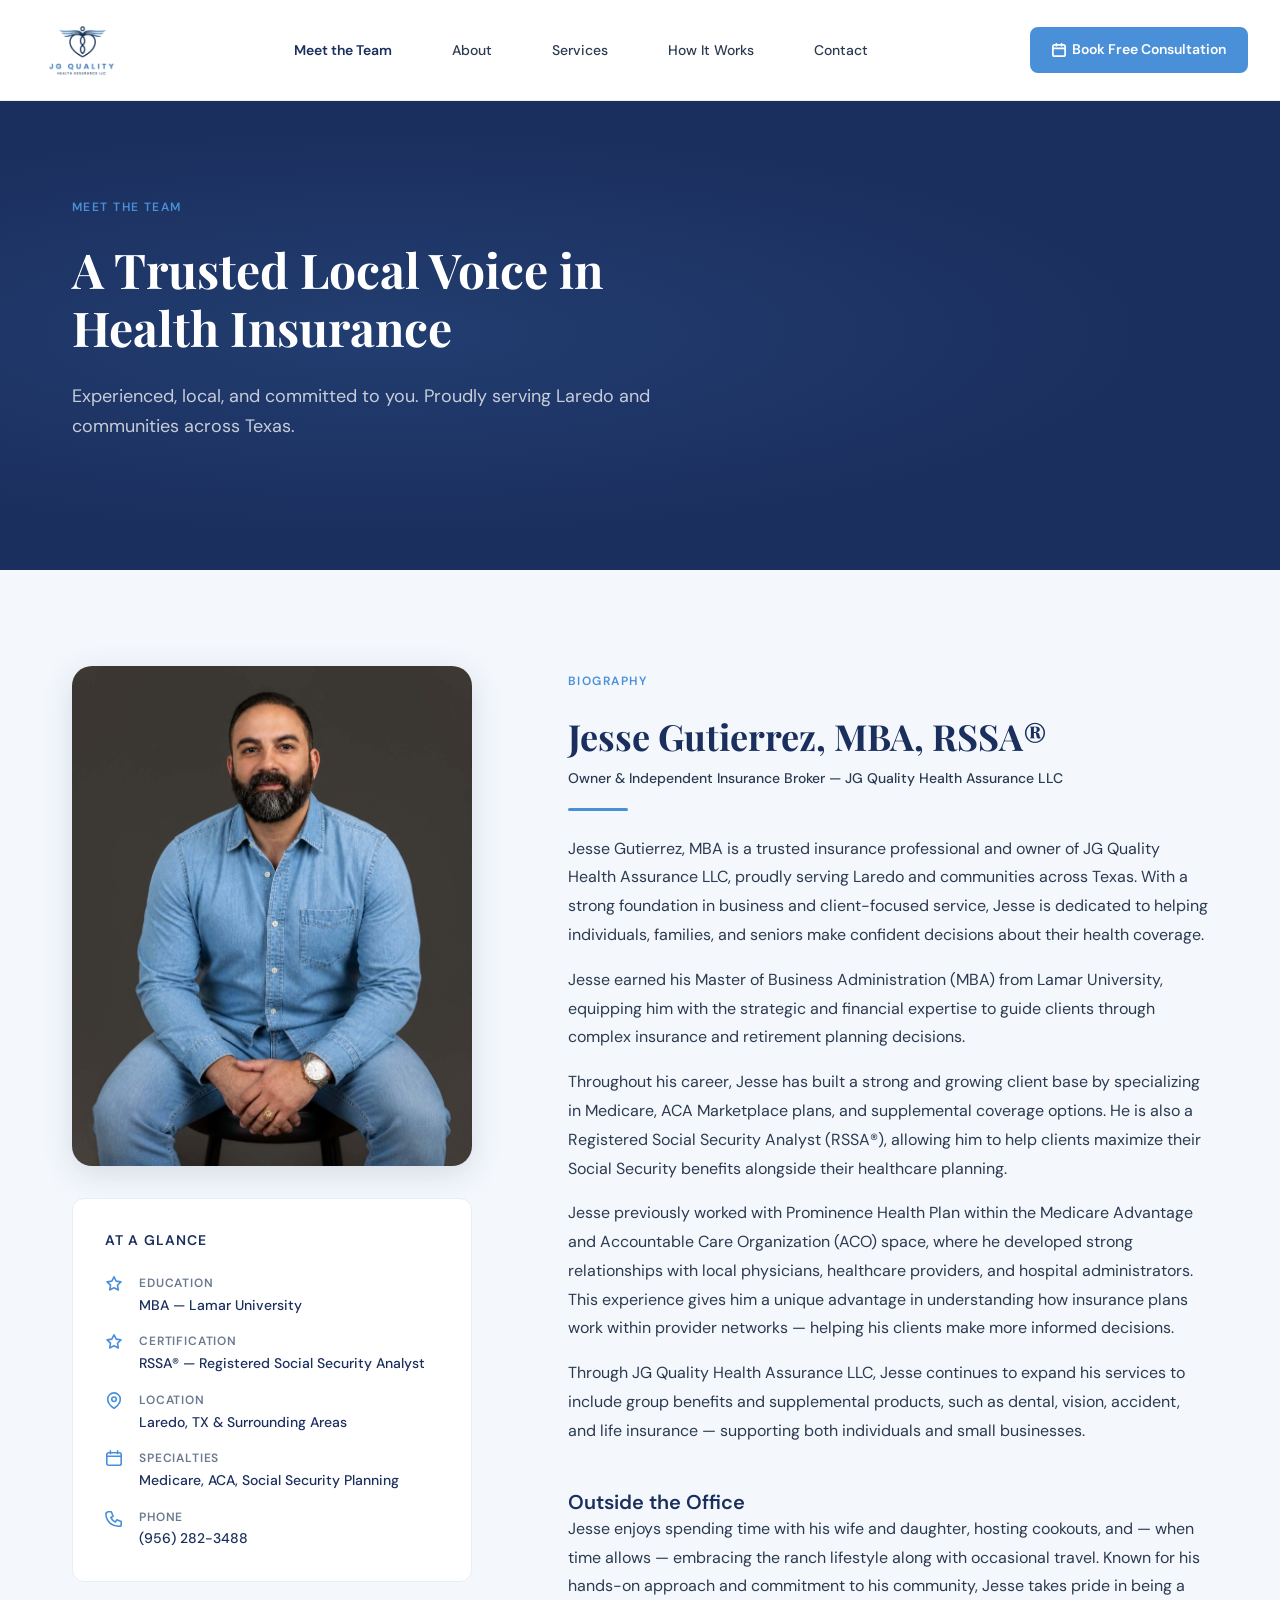
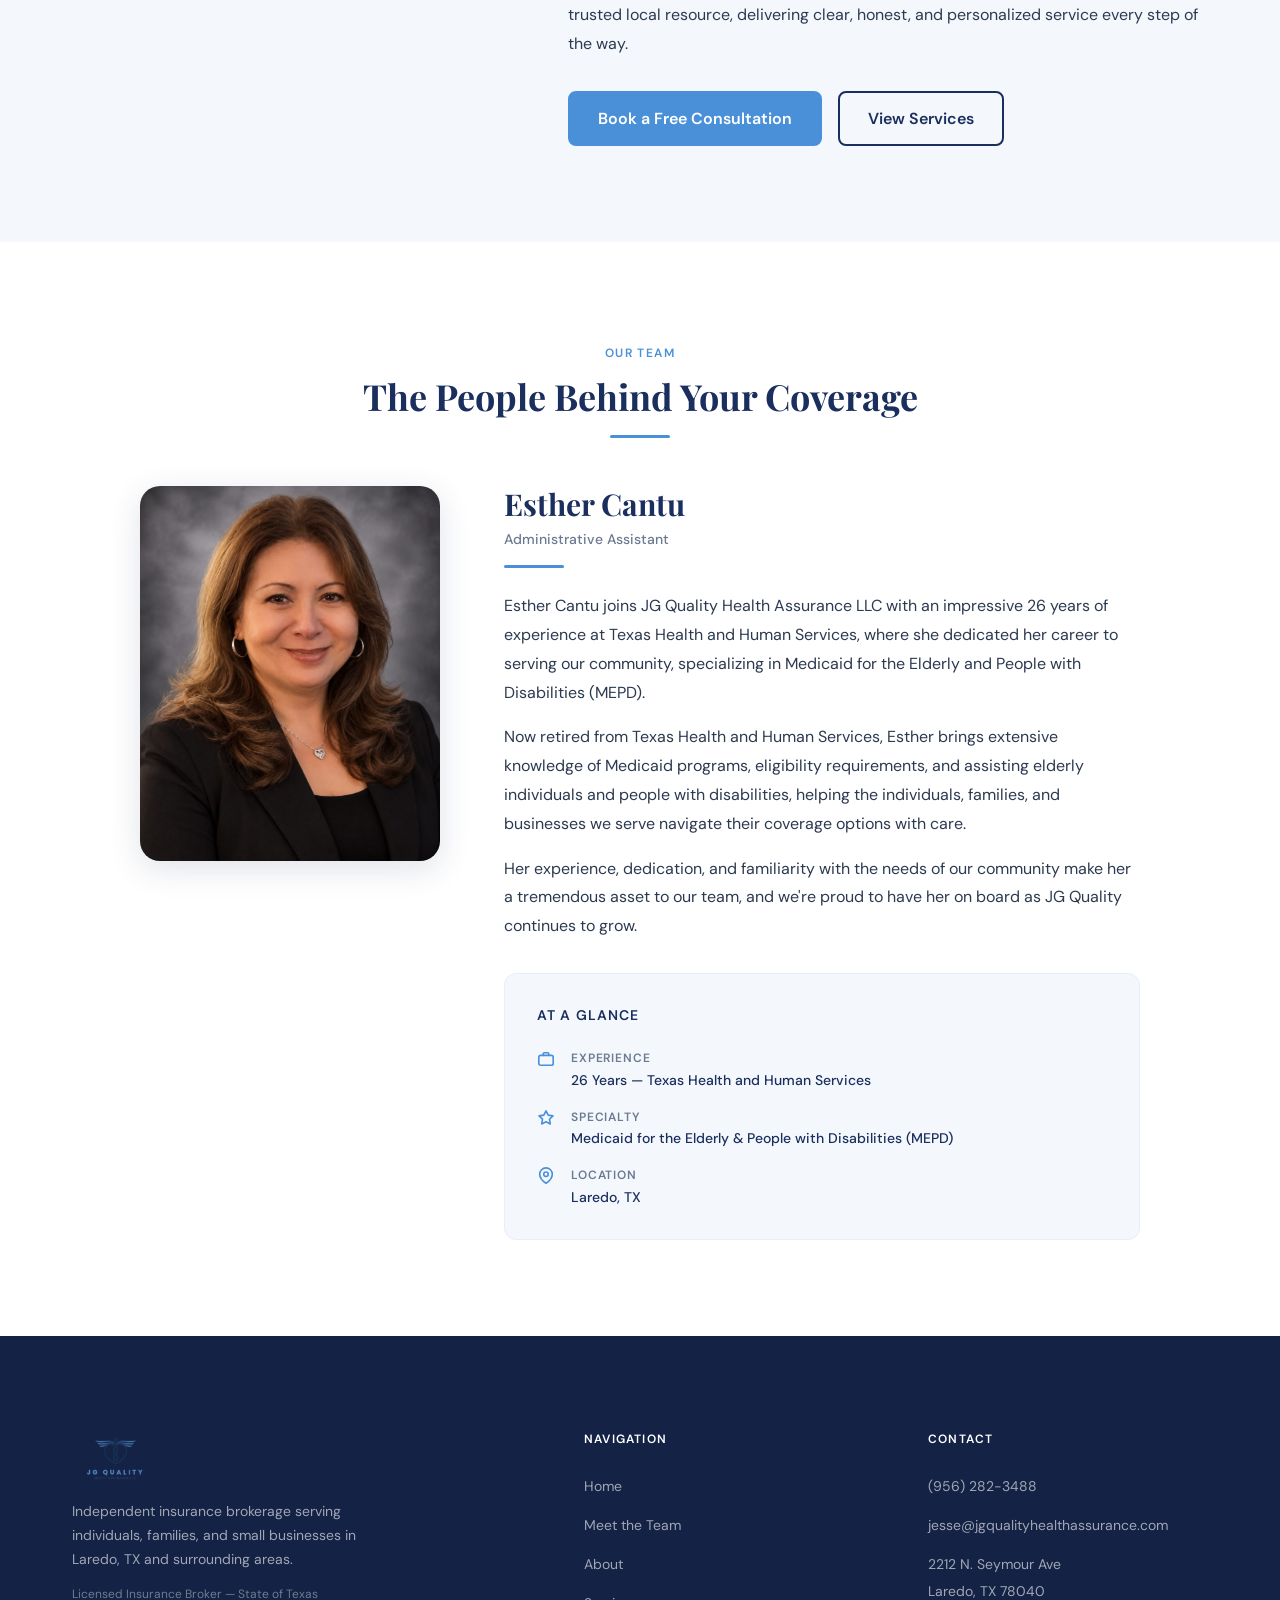
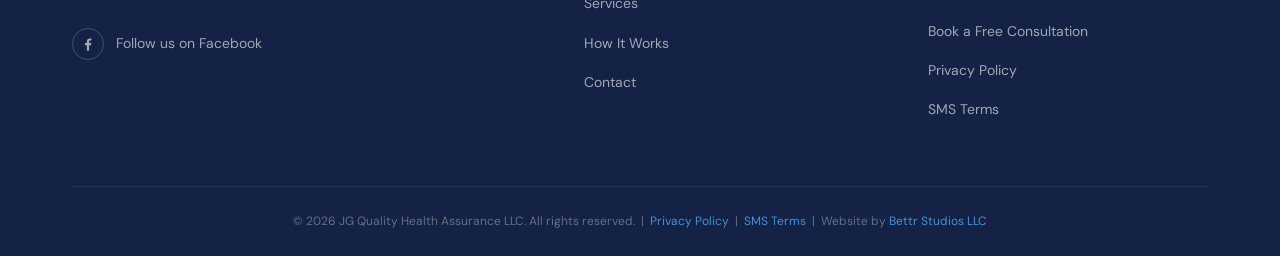
<file: biography.html>
<!DOCTYPE html>
<html lang="en">
<head>
  <meta charset="UTF-8" />
  <meta name="viewport" content="width=device-width, initial-scale=1.0"/>
  <title>Meet the Team | JG Quality Health Assurance LLC</title>
  <meta name="description" content="Meet the JG Quality Health Assurance team — owner and independent broker Jesse Gutierrez, MBA, RSSA®, and Administrative Assistant Esther Cantu — serving Laredo and communities across Texas."/>
  <link rel="canonical" href="https://jgqualityhealthassurance.com/biography.html" />
  <link rel="icon" href="/favicon.ico" sizes="any" />
  <link rel="icon" type="image/png" sizes="32x32" href="/assets/icons/favicon-32x32.png" />
  <link rel="apple-touch-icon" href="/assets/icons/apple-touch-icon.png" />

  <!-- Social sharing previews -->
  <meta property="og:type" content="website" />
  <meta property="og:site_name" content="JG Quality Health Assurance LLC" />
  <meta property="og:title" content="Meet the Team | JG Quality Health Assurance LLC" />
  <meta property="og:description" content="Meet the JG Quality Health Assurance team — owner and independent broker Jesse Gutierrez, MBA, RSSA®, and Administrative Assistant Esther Cantu — serving Laredo and communities across Texas." />
  <meta property="og:url" content="https://jgqualityhealthassurance.com/biography.html" />
  <meta property="og:image" content="https://jgqualityhealthassurance.com/assets/og-image.jpg" />
  <meta property="og:image:width" content="1200" />
  <meta property="og:image:height" content="630" />
  <meta name="twitter:card" content="summary_large_image" />

  <link rel="preconnect" href="https://fonts.googleapis.com" />
  <link rel="preconnect" href="https://fonts.gstatic.com" crossorigin />
  <link href="https://fonts.googleapis.com/css2?family=DM+Sans:wght@400;500;600&family=Playfair+Display:wght@600&display=swap" rel="stylesheet"/>
  <link rel="stylesheet" href="/css/jg-design-system.css?v=20261116" />
</head>

<body>

  <!-- ── Navbar ── -->
  <header class="navbar" id="navbar">
    <div class="navbar__inner">
      <a href="/index.html" class="navbar__logo" aria-label="JG Quality Health Assurance Home">
        <img src="/assets/logo/JG_LOGO_transparent.png" alt="JG Quality Health Assurance" />
      </a>
      <nav aria-label="Main navigation">
        <ul class="navbar__links">
          <li><a href="/biography.html" class="active">Meet the Team</a></li>
          <li><a href="/index.html#about">About</a></li>
          <li><a href="/services.html">Services</a></li>
          <li><a href="/index.html#how-it-works">How It Works</a></li>
          <li><a href="/contact.html">Contact</a></li>
        </ul>
      </nav>
      <a href="/contact.html#book" class="navbar__cta">
        <svg viewBox="0 0 16 16" fill="none" stroke="currentColor" stroke-width="2" stroke-linecap="round">
          <rect x="1" y="2" width="14" height="13" rx="2"/>
          <path d="M1 6h14M5 1v2M11 1v2"/>
        </svg>
        Book Free Consultation
      </a>
      <button class="navbar__hamburger" id="hamburger" aria-label="Toggle navigation menu" aria-expanded="false" aria-controls="mobile-menu">
        <span></span><span></span><span></span>
      </button>
    </div>
    <nav class="navbar__mobile" id="mobile-menu" aria-label="Mobile navigation">
        <a href="/index.html#about"           onclick="closeMenu()">About</a>
        <a href="/biography.html"  onclick="closeMenu()">Meet the Team</a>
        <a href="/services.html"   onclick="closeMenu()">Services</a>
        <a href="/index.html#how-it-works"    onclick="closeMenu()">How It Works</a>
        <a href="/contact.html"    onclick="closeMenu()">Contact</a>
      <a href="/index.html#book" class="navbar__cta" onclick="closeMenu()">Book Free Consultation</a>
    </nav>
  </header>

  <!-- ── Page Hero ── -->
  <section class="page-hero">
    <div class="container">
      <div class="page-hero__inner">
        <span class="section-label">Meet the Team</span>
        <h1>A Trusted Local Voice in Health Insurance</h1>
        <p>
          Experienced, local, and committed to you.
          Proudly serving Laredo and communities across Texas.
        </p>
      </div>
    </div>
  </section>

  <!-- ── Bio Main Section ── -->
  <section class="bio-main section--alt">
    <div class="container">
      <div class="bio-main__grid">

        <!-- Left: Photo + quick facts -->
        <div class="bio-main__image-col">
          <div class="bio-main__photo-wrap">
            <img
              src="/assets/pictures/headshots/full-body-biography-pic.jpg"
              alt="Jesse Gutierrez, MBA RSSA® — JG Quality Health Assurance"
              class="bio-main__photo"
            />
          </div>

          <!-- Quick facts card -->
          <div class="bio-main__facts">
            <h4>At a Glance</h4>
            <div class="bio-main__facts-list">
              <div class="bio-main__fact">
                <svg viewBox="0 0 20 20" fill="none" stroke="currentColor" stroke-width="1.8" stroke-linecap="round" stroke-linejoin="round">
                  <path d="M10 2l2.4 4.8 5.3.8-3.85 3.75.91 5.3L10 14.1l-4.76 2.51.91-5.3L2.3 7.6l5.3-.8z"/>
                </svg>
                <div>
                  <span class="bio-main__fact-label">Education</span>
                  <span class="bio-main__fact-value">MBA — Lamar University</span>
                </div>
              </div>
              <div class="bio-main__fact">
                <svg viewBox="0 0 20 20" fill="none" stroke="currentColor" stroke-width="1.8" stroke-linecap="round" stroke-linejoin="round">
                  <path d="M10 2l2.4 4.8 5.3.8-3.85 3.75.91 5.3L10 14.1l-4.76 2.51.91-5.3L2.3 7.6l5.3-.8z"/>
                </svg>
                <div>
                  <span class="bio-main__fact-label">Certification</span>
                  <span class="bio-main__fact-value">RSSA® — Registered Social Security Analyst</span>
                </div>
              </div>
              <div class="bio-main__fact">
                <svg viewBox="0 0 20 20" fill="none" stroke="currentColor" stroke-width="1.8" stroke-linecap="round" stroke-linejoin="round">
                  <path d="M10 18s-7-4.5-7-10a7 7 0 0114 0c0 5.5-7 10-7 10z"/>
                  <circle cx="10" cy="8" r="2.5"/>
                </svg>
                <div>
                  <span class="bio-main__fact-label">Location</span>
                  <span class="bio-main__fact-value">Laredo, TX & Surrounding Areas</span>
                </div>
              </div>
              <div class="bio-main__fact">
                <svg viewBox="0 0 20 20" fill="none" stroke="currentColor" stroke-width="1.8" stroke-linecap="round" stroke-linejoin="round">
                  <rect x="2" y="3" width="16" height="14" rx="2"/>
                  <path d="M2 7h16M6 1v3M14 1v3"/>
                </svg>
                <div>
                  <span class="bio-main__fact-label">Specialties</span>
                  <span class="bio-main__fact-value">Medicare, ACA, Social Security Planning</span>
                </div>
              </div>
              <div class="bio-main__fact">
                <svg viewBox="0 0 20 20" fill="none" stroke="currentColor" stroke-width="1.8" stroke-linecap="round" stroke-linejoin="round">
                  <path d="M3 3h4l2 5-2.5 1.5a11 11 0 005 5L13 12l5 2v4a1 1 0 01-1 1C7 20 1 13 1 5a1 1 0 011-1z"/>
                </svg>
                <div>
                  <span class="bio-main__fact-label">Phone</span>
                  <span class="bio-main__fact-value">(956) 282-3488</span>
                </div>
              </div>
            </div>
          </div>
        </div>

        <!-- Right: Bio content -->
        <div class="bio-main__content">
          <span class="section-label">Biography</span>
          <h2>Jesse Gutierrez, MBA, RSSA®</h2>
          <p class="bio-main__title-line">Owner & Independent Insurance Broker — JG Quality Health Assurance LLC</p>
          <div class="divider"></div>

          <p>
            Jesse Gutierrez, MBA is a trusted insurance professional and owner of JG Quality Health Assurance LLC,
            proudly serving Laredo and communities across Texas. With a strong foundation in business and
            client-focused service, Jesse is dedicated to helping individuals, families, and seniors make
            confident decisions about their health coverage.
          </p>

          <p>
            Jesse earned his Master of Business Administration (MBA) from Lamar University, equipping him
            with the strategic and financial expertise to guide clients through complex insurance and
            retirement planning decisions.
          </p>

          <p>
            Throughout his career, Jesse has built a strong and growing client base by specializing in
            Medicare, ACA Marketplace plans, and supplemental coverage options. He is also a
            Registered Social Security Analyst (RSSA®), allowing him to help clients maximize their
            Social Security benefits alongside their healthcare planning.
          </p>

          <p>
            Jesse previously worked with Prominence Health Plan within the Medicare Advantage and
            Accountable Care Organization (ACO) space, where he developed strong relationships with
            local physicians, healthcare providers, and hospital administrators. This experience gives
            him a unique advantage in understanding how insurance plans work within provider networks —
            helping his clients make more informed decisions.
          </p>

          <p>
            Through JG Quality Health Assurance LLC, Jesse continues to expand his services to include
            group benefits and supplemental products, such as dental, vision, accident, and life
            insurance — supporting both individuals and small businesses.
          </p>

          <!-- Personal note -->
          <div>
            <br>
            <h4>Outside the Office</h4>
            <p>
              Jesse enjoys spending time with his wife and daughter, hosting cookouts, and — when time
              allows — embracing the ranch lifestyle along with occasional travel. Known for his hands-on
              approach and commitment to his community, Jesse takes pride in being a trusted local resource,
              delivering clear, honest, and personalized service every step of the way.
            </p>
          </div>

          <!-- CTA -->
          <div class="bio-main__ctas">
            <a href="/contact.html#book" class="btn btn--primary">Book a Free Consultation</a>
            <a href="/services.html" class="btn btn--secondary">View Services</a>
          </div>
        </div>

      </div>
    </div>
  </section>

  <!-- ── Our Team ── -->
  <section class="team" id="team">
    <div class="container">
      <div class="section-heading text-center">
        <span class="section-label">Our Team</span>
        <h2>The People Behind Your Coverage</h2>
        <div class="divider divider--center"></div>
      </div>

      <div class="team__list">

        <!-- Team member: Esther Cantu -->
        <article class="team-member" id="esther-cantu">
          <div class="team-member__image-col">
            <div class="team-member__photo-wrap">
              <img
                src="/assets/pictures/headshots/esther-cantu.jpg"
                alt="Esther Cantu, Administrative Assistant — JG Quality Health Assurance"
                class="team-member__photo"
                width="900" height="1125"
                loading="lazy"
              />
            </div>
          </div>

          <div class="team-member__content">
            <h3>Esther Cantu</h3>
            <p class="team-member__role">Administrative Assistant</p>
            <div class="divider"></div>

            <p>
              Esther Cantu joins JG Quality Health Assurance LLC with an impressive 26 years of
              experience at Texas Health and Human Services, where she dedicated her career to
              serving our community, specializing in Medicaid for the Elderly and People with
              Disabilities (MEPD).
            </p>

            <p>
              Now retired from Texas Health and Human Services, Esther brings extensive knowledge
              of Medicaid programs, eligibility requirements, and assisting elderly individuals and
              people with disabilities, helping the individuals, families, and businesses we serve
              navigate their coverage options with care.
            </p>

            <p>
              Her experience, dedication, and familiarity with the needs of our community make
              her a tremendous asset to our team, and we're proud to have her on board as
              JG Quality continues to grow.
            </p>

            <div class="bio-main__facts team-member__facts">
              <h4>At a Glance</h4>
              <div class="bio-main__facts-list">
                <div class="bio-main__fact">
                  <svg viewBox="0 0 20 20" fill="none" stroke="currentColor" stroke-width="1.8" stroke-linecap="round" stroke-linejoin="round">
                    <rect x="2" y="6" width="16" height="11" rx="2"/>
                    <path d="M7 6V4a1 1 0 011-1h4a1 1 0 011 1v2"/>
                  </svg>
                  <div>
                    <span class="bio-main__fact-label">Experience</span>
                    <span class="bio-main__fact-value">26 Years — Texas Health and Human Services</span>
                  </div>
                </div>
                <div class="bio-main__fact">
                  <svg viewBox="0 0 20 20" fill="none" stroke="currentColor" stroke-width="1.8" stroke-linecap="round" stroke-linejoin="round">
                    <path d="M10 2l2.4 4.8 5.3.8-3.85 3.75.91 5.3L10 14.1l-4.76 2.51.91-5.3L2.3 7.6l5.3-.8z"/>
                  </svg>
                  <div>
                    <span class="bio-main__fact-label">Specialty</span>
                    <span class="bio-main__fact-value">Medicaid for the Elderly &amp; People with Disabilities (MEPD)</span>
                  </div>
                </div>
                <div class="bio-main__fact">
                  <svg viewBox="0 0 20 20" fill="none" stroke="currentColor" stroke-width="1.8" stroke-linecap="round" stroke-linejoin="round">
                    <path d="M10 18s-7-4.5-7-10a7 7 0 0114 0c0 5.5-7 10-7 10z"/>
                    <circle cx="10" cy="8" r="2.5"/>
                  </svg>
                  <div>
                    <span class="bio-main__fact-label">Location</span>
                    <span class="bio-main__fact-value">Laredo, TX</span>
                  </div>
                </div>
              </div>
            </div>
          </div>
        </article>

      </div>
    </div>
  </section>

  <!-- ── Credentials Section ── -->
  <!-- <section class="bio-credentials">
    <div class="container">
      <div class="section-heading text-center">
        <span class="section-label">Credentials & Experience</span>
        <h2>Qualifications You Can Count On</h2>
        <div class="divider divider--center"></div>
      </div>

      <div class="bio-credentials__grid">

        <div class="bio-credential-card">
          <div class="bio-credential-card__icon">
            <svg viewBox="0 0 24 24" fill="none" stroke="currentColor" stroke-width="1.8" stroke-linecap="round" stroke-linejoin="round">
              <path d="M22 10v6M2 10l10-5 10 5-10 5z"/>
              <path d="M6 12v5c3 3 9 3 12 0v-5"/>
            </svg>
          </div>
          <h4>Master of Business Administration</h4>
          <p class="bio-credential-card__source">Lamar University</p>
          <p>A graduate-level business degree providing deep expertise in financial strategy, organizational management, and client advisory services.</p>
        </div>

        <div class="bio-credential-card">
          <div class="bio-credential-card__icon">
            <svg viewBox="0 0 24 24" fill="none" stroke="currentColor" stroke-width="1.8" stroke-linecap="round" stroke-linejoin="round">
              <path d="M12 2l3 6 6 1-4.5 4.5 1.1 6.5L12 17l-5.6 3 1.1-6.5L3 9l6-1z"/>
            </svg>
          </div>
          <h4>Registered Social Security Analyst</h4>
          <p class="bio-credential-card__source">RSSA® Certified</p>
          <p>A nationally recognized designation allowing Jesse to provide personalized Social Security optimization strategies to help clients maximize lifetime benefits.</p>
        </div>

        <div class="bio-credential-card">
          <div class="bio-credential-card__icon">
            <svg viewBox="0 0 24 24" fill="none" stroke="currentColor" stroke-width="1.8" stroke-linecap="round" stroke-linejoin="round">
              <path d="M12 22s8-4 8-10V5l-8-3-8 3v7c0 6 8 10 8 10z"/>
            </svg>
          </div>
          <h4>Licensed Insurance Broker</h4>
          <p class="bio-credential-card__source">State of Texas</p>
          <p>Fully licensed across all major insurance product lines in Texas, including health, life, Medicare, and supplemental coverage.</p>
        </div>

        <div class="bio-credential-card">
          <div class="bio-credential-card__icon">
            <svg viewBox="0 0 24 24" fill="none" stroke="currentColor" stroke-width="1.8" stroke-linecap="round" stroke-linejoin="round">
              <path d="M17 21v-2a4 4 0 00-4-4H5a4 4 0 00-4 4v2"/>
              <circle cx="9" cy="7" r="4"/>
              <path d="M23 21v-2a4 4 0 00-3-3.87M16 3.13a4 4 0 010 7.75"/>
            </svg>
          </div>
          <h4>Medicare Advantage & ACO Experience</h4>
          <p class="bio-credential-card__source">Prominence Health Plan</p>
          <p>Prior experience within Medicare Advantage and Accountable Care Organization networks, building relationships with local physicians, hospitals, and healthcare administrators.</p>
        </div>

      </div>
    </div>
  </section> -->

  <!-- ── CTA Banner ── -->
  <!-- <section class="bio-cta section--dark">
    <div class="container">
      <div class="bio-cta__inner">
        <h2>Ready to Work with Jesse?</h2>
        <p>
          Book a free, no-obligation consultation and experience the personalized,
          honest guidance that Jesse's clients have come to rely on.
        </p>
        <div class="bio-cta__btns">
          <a href="/contact.html#book" class="btn btn--ghost btn--lg">Book Free Consultation</a>
          <a href="tel:9562823488" class="btn btn--ghost btn--lg">Call (956) 282-3488</a>
        </div>
      </div>
    </div>
  </section> -->

  <!-- ── Footer ── -->
  <footer class="footer">
    <div class="container">
      <div class="footer__inner">

        <!-- Col 1: Brand -->
        <div class="footer__brand">
          <div class="footer__logo">
            <img src="/assets/logo/JG_LOGO_transparent.png" alt="JG Quality Health Assurance" />
          </div>
          <p>
            Independent insurance brokerage serving individuals, families, and
            small businesses in Laredo, TX and surrounding areas.
          </p>
          <p class="footer__license">
            Licensed Insurance Broker — State of Texas
          </p>
          <div class="footer__social">
            <a href="https://www.facebook.com/profile.php?id=61561958540216" target="_blank" rel="noopener" aria-label="JG Quality Health Assurance on Facebook" class="footer__social-link">
              <svg viewBox="0 0 24 24" fill="currentColor" aria-hidden="true"><path d="M13.5 21v-7.5h2.53l.38-2.94H13.5V8.69c0-.85.24-1.43 1.46-1.43h1.56V4.63a20.9 20.9 0 00-2.27-.12c-2.25 0-3.79 1.37-3.79 3.89v2.17H7.92v2.94h2.54V21h3.04z"/></svg>
              <span>Follow us on Facebook</span>
            </a>
          </div>
        </div>

        <!-- Col 2: Navigation -->
        <div class="footer__nav">
          <h5>Navigation</h5>
          <ul>
            <li><a href="/index.html#home">Home</a></li>
            <li><a href="/biography.html">Meet the Team</a></li>
            <li><a href="/index.html#about">About</a></li>
            <li><a href="/services.html">Services</a></li>
            <li><a href="/index.html#how-it-works">How It Works</a></li>
            <li><a href="/contact.html">Contact</a></li>
          </ul>
        </div>

        <!-- Col 3: Contact -->
        <div class="footer__nav">
          <h5>Contact</h5>
          <ul>
            <li><a href="tel:9562823488">(956) 282-3488</a></li>
            <li><a href="mailto:jesse@jgqualityhealthassurance.com">jesse@jgqualityhealthassurance.com</a></li>
            <li><a href="https://www.google.com/maps/search/?api=1&amp;query=2212+N+Seymour+Ave+Laredo+TX+78040" target="_blank" rel="noopener">2212 N. Seymour Ave<br/>Laredo, TX 78040</a></li>
            <li><a href="/contact.html#book">Book a Free Consultation</a></li>
            <li><a href="/privacy-policy.html">Privacy Policy</a></li>
            <li><a href="/sms-terms.html">SMS Terms</a></li>
          </ul>
        </div>

      </div>

      <!-- Bottom bar -->
      <div class="footer__bottom">
        <p>
            &copy; 2026<span class="js-year-range"></span> JG Quality Health Assurance LLC. All rights reserved. &nbsp;|&nbsp;
            <a href="/privacy-policy.html">Privacy Policy</a> &nbsp;|&nbsp;
            <a href="/sms-terms.html">SMS Terms</a> &nbsp;|&nbsp;
            Website by <a href="https://bttrstudios.com" target="_blank" rel="noopener">Bettr Studios LLC</a>
        </p>
      </div>

    </div>
  </footer>

  <script src="/js/navbar.js?v=20261116"></script>
</body>
</html>
</file>
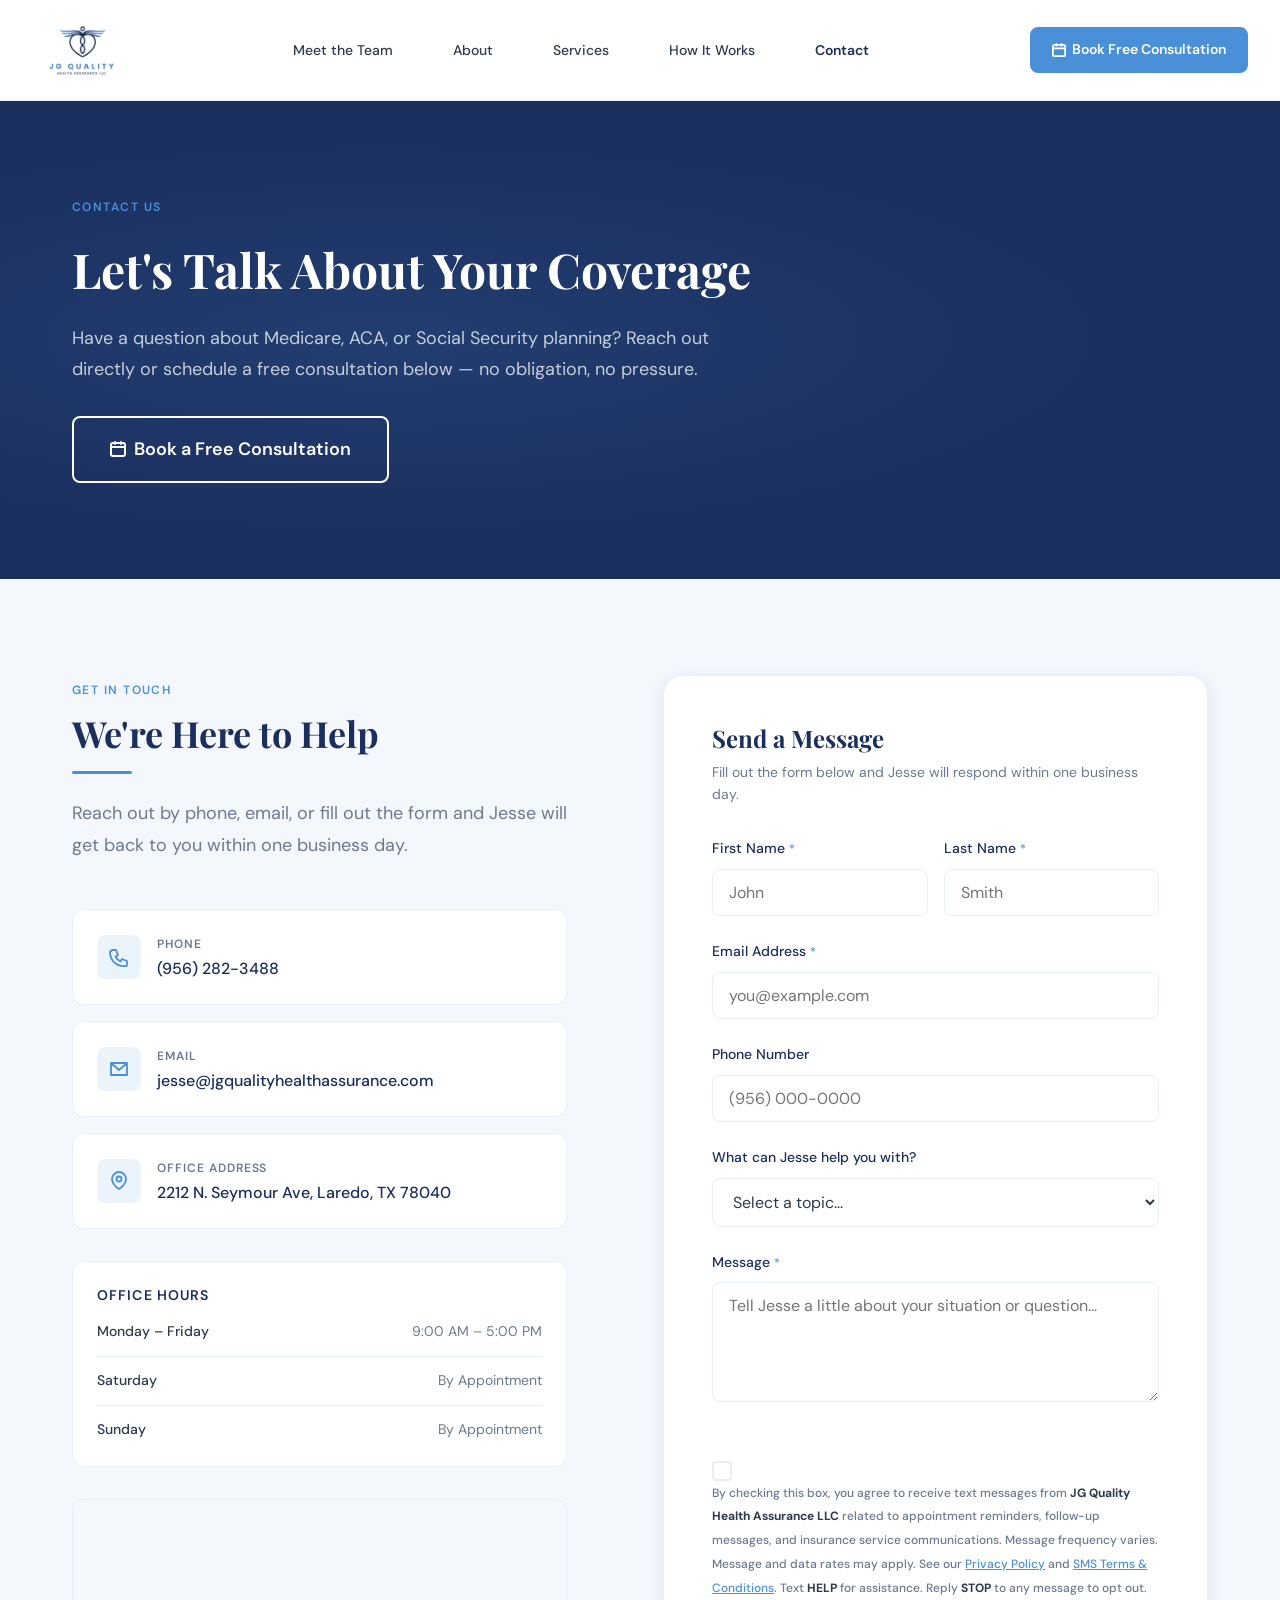
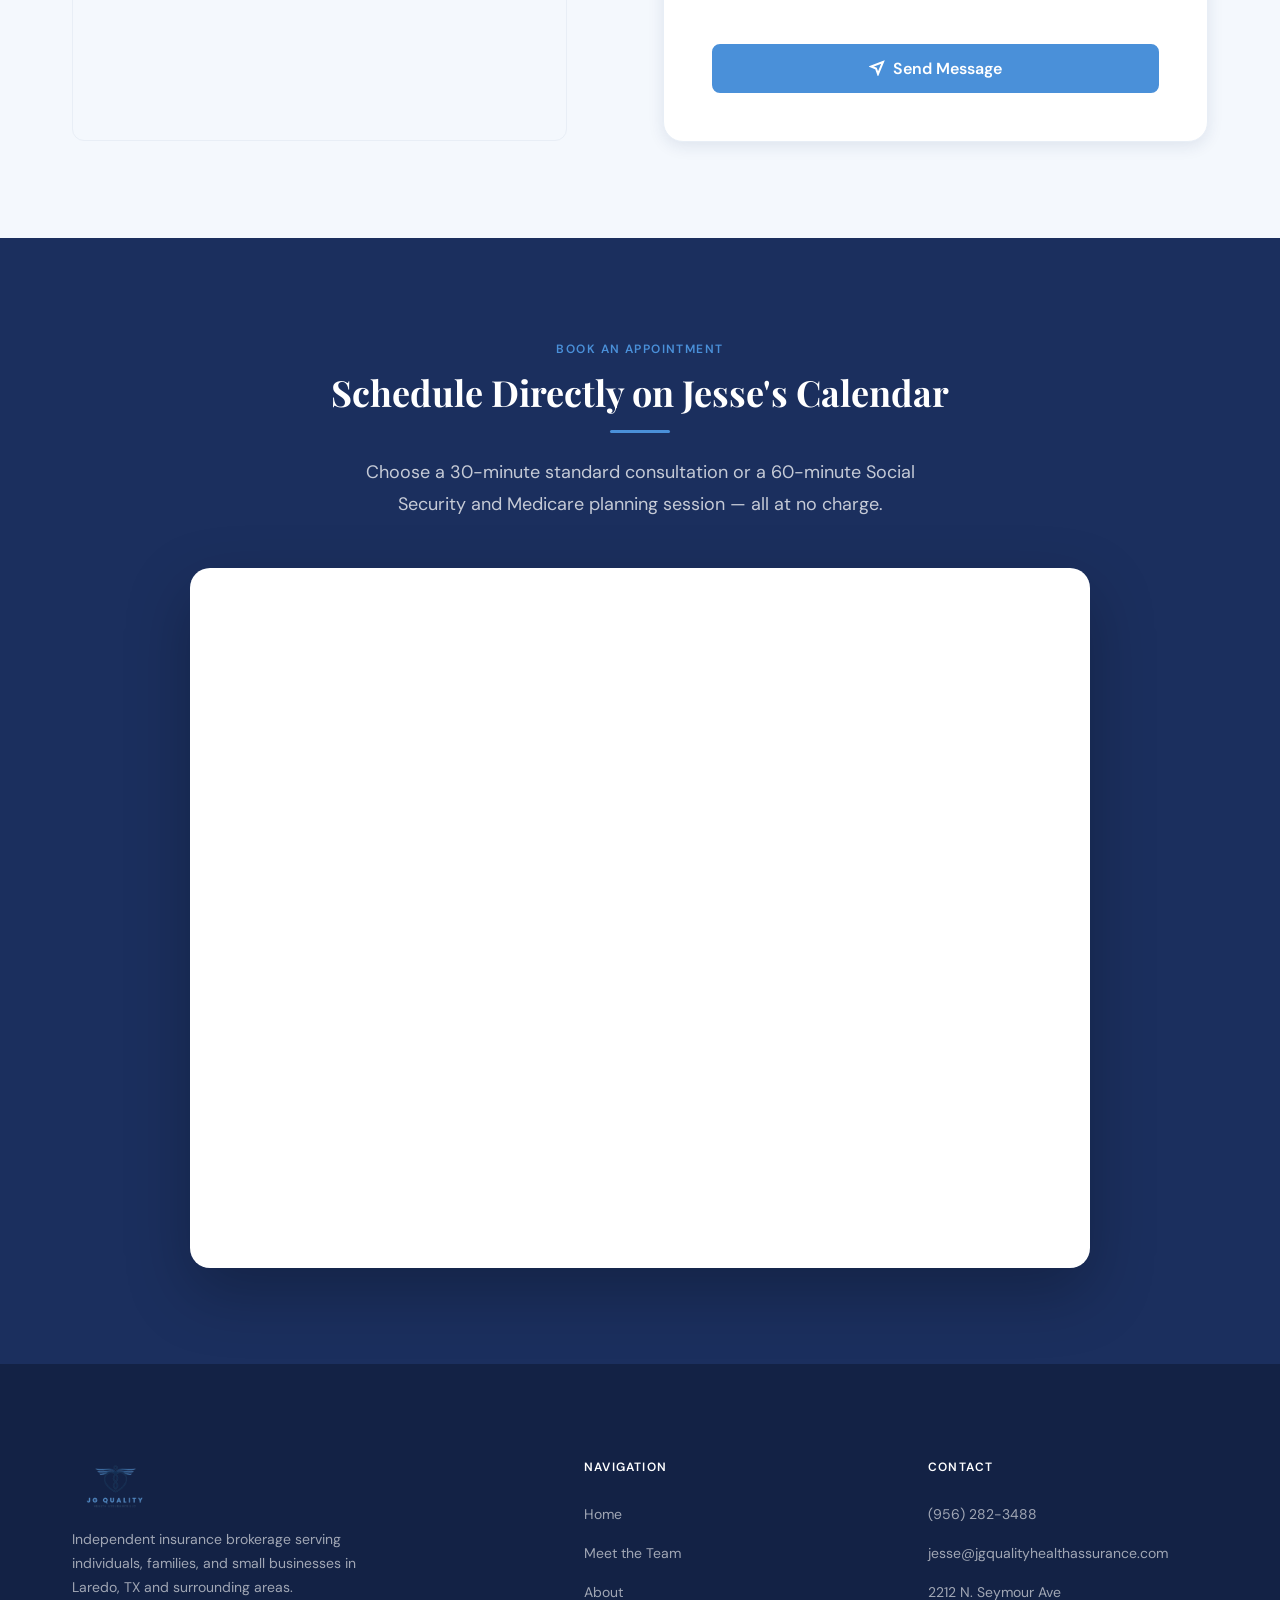
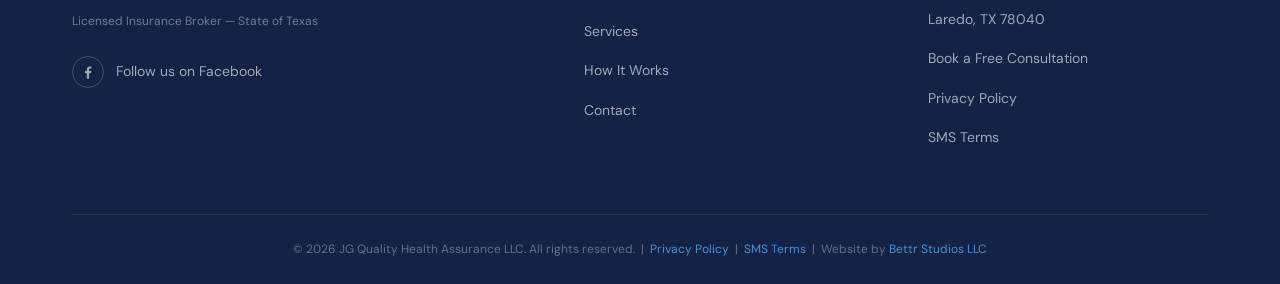
<file: contact.html>
<!DOCTYPE html>
<html lang="en">
<head>
  <meta charset="UTF-8" />
  <meta name="viewport" content="width=device-width, initial-scale=1.0"/>
  <title>Contact Us | JG Quality Health Assurance LLC</title>
  <meta name="description" content="Get in touch with Jesse Gutierrez, MBA, RSSA® at JG Quality Health Assurance LLC. Book a free consultation or send a message — serving Laredo, TX and surrounding areas."/>
  <link rel="canonical" href="https://jgqualityhealthassurance.com/contact.html" />
  <link rel="icon" href="/favicon.ico" sizes="any" />
  <link rel="icon" type="image/png" sizes="32x32" href="/assets/icons/favicon-32x32.png" />
  <link rel="apple-touch-icon" href="/assets/icons/apple-touch-icon.png" />

  <!-- Social sharing previews -->
  <meta property="og:type" content="website" />
  <meta property="og:site_name" content="JG Quality Health Assurance LLC" />
  <meta property="og:title" content="Contact Us | JG Quality Health Assurance LLC" />
  <meta property="og:description" content="Get in touch with Jesse Gutierrez, MBA, RSSA® at JG Quality Health Assurance LLC. Book a free consultation or send a message — serving Laredo, TX and surrounding areas." />
  <meta property="og:url" content="https://jgqualityhealthassurance.com/contact.html" />
  <meta property="og:image" content="https://jgqualityhealthassurance.com/assets/og-image.jpg" />
  <meta property="og:image:width" content="1200" />
  <meta property="og:image:height" content="630" />
  <meta name="twitter:card" content="summary_large_image" />

  <link rel="preconnect" href="https://fonts.googleapis.com" />
  <link rel="preconnect" href="https://fonts.gstatic.com" crossorigin />
  <link href="https://fonts.googleapis.com/css2?family=DM+Sans:wght@400;500;600&family=Playfair+Display:wght@600&display=swap" rel="stylesheet"/>
  <link rel="stylesheet" href="/css/jg-design-system.css?v=20261116" />
  <link href="https://assets.calendly.com/assets/external/widget.css" rel="stylesheet"/>
  <script id="mcjs">!function(c,h,i,m,p){m=c.createElement(h),p=c.getElementsByTagName(h)[0],m.async=1,m.src=i,p.parentNode.insertBefore(m,p)}(document,"script","https://chimpstatic.com/mcjs-connected/js/users/6bf4e1b1c096da97a17bc1fe7/d8de13b94c5bb392a328e756f.js");</script>
</head>

<body>

  <!-- ── Navbar ── -->
  <header class="navbar" id="navbar">
    <div class="navbar__inner">
      <a href="/index.html" class="navbar__logo" aria-label="JG Quality Health Assurance Home">
        <img src="/assets/logo/JG_LOGO_transparent.png" alt="JG Quality Health Assurance" />
      </a>
      <nav aria-label="Main navigation">
        <ul class="navbar__links">
          <li><a href="/biography.html">Meet the Team</a></li>
          <li><a href="/index.html#about">About</a></li>
          <li><a href="/services.html">Services</a></li>
          <li><a href="/index.html#how-it-works">How It Works</a></li>
          <li><a href="/contact.html" class="active">Contact</a></li>
        </ul>
      </nav>
      <a href="/contact.html#book" class="navbar__cta">
        <svg viewBox="0 0 16 16" fill="none" stroke="currentColor" stroke-width="2" stroke-linecap="round">
          <rect x="1" y="2" width="14" height="13" rx="2"/>
          <path d="M1 6h14M5 1v2M11 1v2"/>
        </svg>
        Book Free Consultation
      </a>
      <button class="navbar__hamburger" id="hamburger" aria-label="Toggle navigation menu" aria-expanded="false" aria-controls="mobile-menu">
        <span></span><span></span><span></span>
      </button>
    </div>
    <nav class="navbar__mobile" id="mobile-menu" aria-label="Mobile navigation">
        <a href="/index.html#about"           onclick="closeMenu()">About</a>
        <a href="/biography.html"  onclick="closeMenu()">Meet the Team</a>
        <a href="/services.html"   onclick="closeMenu()">Services</a>
        <a href="/index.html#how-it-works"    onclick="closeMenu()">How It Works</a>
        <a href="/contact.html"    onclick="closeMenu()">Contact</a>
        <a href="/index.html#book" class="navbar__cta" onclick="closeMenu()">
            Book Free Consultation
        </a>
    </nav>
  </header>

  <!-- ── Page Hero ── -->
  <section class="page-hero">
    <div class="container">
      <div class="page-hero__inner">
        <span class="section-label">Contact Us</span>
        <h1>Let's Talk About Your Coverage</h1>
        <p>
          Have a question about Medicare, ACA, or Social Security planning?
          Reach out directly or schedule a free consultation below —
          no obligation, no pressure.
        </p>
        <a href="#book" class="btn btn--ghost btn--lg">
          <svg viewBox="0 0 16 16" fill="none" stroke="currentColor" stroke-width="2" stroke-linecap="round" style="width:16px;height:16px;flex-shrink:0;">
            <rect x="1" y="2" width="14" height="13" rx="2"/>
            <path d="M1 6h14M5 1v2M11 1v2"/>
          </svg>
          Book a Free Consultation
        </a>
      </div>
    </div>
  </section>

  <!-- ── Contact Details + Form ── -->
  <section class="contact-page section--alt">
    <div class="container">
      <div class="contact-page__grid">

        <!-- Left: Details -->
        <div class="contact-page__details">

          <div class="section-heading">
            <span class="section-label">Get in Touch</span>
            <h2>We're Here to Help</h2>
            <div class="divider"></div>
            <p>Reach out by phone, email, or fill out the form and Jesse will get back to you within one business day.</p>
          </div>

          <!-- Contact items -->
          <div class="contact-page__items">

            <a href="tel:9562823488" class="contact-page__item">
              <div class="contact-page__item-icon">
                <svg viewBox="0 0 20 20" fill="none" stroke="currentColor" stroke-width="1.8" stroke-linecap="round" stroke-linejoin="round">
                  <path d="M3 3h4l2 5-2.5 1.5a11 11 0 005 5L13 12l5 2v4a1 1 0 01-1 1C7 20 1 13 1 5a1 1 0 011-1z"/>
                </svg>
              </div>
              <div>
                <span class="contact-page__item-label">Phone</span>
                <span class="contact-page__item-value">(956) 282-3488</span>
              </div>
            </a>

            <a href="mailto:jesse@jgqualityhealthassurance.com" class="contact-page__item">
              <div class="contact-page__item-icon">
                <svg viewBox="0 0 20 20" fill="none" stroke="currentColor" stroke-width="1.8" stroke-linecap="round" stroke-linejoin="round">
                  <path d="M2 4h16v12H2zM2 4l8 7 8-7"/>
                </svg>
              </div>
              <div>
                <span class="contact-page__item-label">Email</span>
                <span class="contact-page__item-value">jesse@jgqualityhealthassurance.com</span>
              </div>
            </a>

            <div class="contact-page__item">
              <div class="contact-page__item-icon">
                <svg viewBox="0 0 20 20" fill="none" stroke="currentColor" stroke-width="1.8" stroke-linecap="round" stroke-linejoin="round">
                  <path d="M10 18s-7-4.5-7-10a7 7 0 0114 0c0 5.5-7 10-7 10z"/>
                  <circle cx="10" cy="8" r="2.5"/>
                </svg>
              </div>
              <div>
                <span class="contact-page__item-label">Office Address</span>
                <span class="contact-page__item-value">2212 N. Seymour Ave, Laredo, TX 78040</span>
              </div>
            </div>

          </div>

          <!-- Office Hours -->
          <div class="contact-page__hours">
            <h4>Office Hours</h4>
            <div class="contact-page__hours-grid">
              <div class="contact-page__hours-row">
                <span class="contact-page__hours-day">Monday – Friday</span>
                <span class="contact-page__hours-time">9:00 AM – 5:00 PM</span>
              </div>
              <div class="contact-page__hours-row">
                <span class="contact-page__hours-day">Saturday</span>
                <span class="contact-page__hours-time">By Appointment</span>
              </div>
              <div class="contact-page__hours-row">
                <span class="contact-page__hours-day">Sunday</span>
                <span class="contact-page__hours-time">By Appointment</span>
              </div>
            </div>
          </div>

          <!-- Google Maps embed -->
          <div class="contact-page__map">
            <iframe
              src="https://www.google.com/maps/embed?pb=!1m18!1m12!1m3!1d3597.1!2d-99.5075!3d27.5306!2m3!1f0!2f0!3f0!3m2!1i1024!2i768!4f13.1!3m3!1m2!1s0x0%3A0x0!2s2212+N+Seymour+Ave%2C+Laredo%2C+TX+78040!5e0!3m2!1sen!2sus!4v1"
              width="100%"
              height="240"
              style="border:0; border-radius: var(--radius-lg);"
              allowfullscreen=""
              loading="lazy"
              referrerpolicy="no-referrer-when-downgrade"
              title="JG Quality Health Assurance Office Location">
            </iframe>
          </div>

        </div>

        <!-- Right: Contact Form -->
        <div class="contact-page__form-wrap">
          <div class="contact-page__form-card">
            <h3>Send a Message</h3>
            <p>Fill out the form below and Jesse will respond within one business day.</p>
            <form
              action="https://formspree.io/f/xvzwjrjq"
              method="POST"
              class="contact-form"
              id="contact-form"
            >
              <div class="form-row">
                <div class="form-group">
                  <label for="first-name">First Name <span class="form-required">*</span></label>
                  <input type="text" id="first-name" name="first_name" placeholder="John" required />
                </div>
                <div class="form-group">
                  <label for="last-name">Last Name <span class="form-required">*</span></label>
                  <input type="text" id="last-name" name="last_name" placeholder="Smith" required />
                </div>
              </div>

              <div class="form-group">
                <label for="email">Email Address <span class="form-required">*</span></label>
                <input type="email" id="email" name="email" placeholder="you@example.com" required />
              </div>

              <div class="form-group">
                <label for="phone">Phone Number</label>
                <input type="tel" id="phone" name="phone" placeholder="(956) 000-0000" />
              </div>

              <div class="form-group">
                <label for="service">What can Jesse help you with?</label>
                <select id="service" name="service">
                  <option value="" disabled selected>Select a topic...</option>
                  <option value="medicare-advantage">Medicare Advantage Plans</option>
                  <option value="medicare-supplement">Medicare Supplement (Medigap)</option>
                  <option value="part-d">Prescription Drug Plans (Part D)</option>
                  <option value="aca">ACA / Marketplace Coverage</option>
                  <option value="social-security">Social Security Optimization</option>
                  <option value="dental-vision">Dental, Vision & Hearing Plans</option>
                  <option value="life-insurance">Life Insurance & Final Expense</option>
                  <option value="group-health">Small Business / Group Health</option>
                  <option value="other">Other / Not Sure Yet</option>
                </select>
              </div>

              <div class="form-group">
                <label for="message">Message <span class="form-required">*</span></label>
                <textarea id="message" name="message" placeholder="Tell Jesse a little about your situation or question..." required></textarea>
              </div>
              
               <!-- SMS Consent Checkbox -->
              <div class="form-group form-group--checkbox">
                <label class="sms-consent">
                  <input
                    type="checkbox"
                    name="sms_consent"
                    id="sms-consent"
                    class="sms-consent__input"
                  />
                  <span class="sms-consent__box" aria-hidden="true"></span>
                  <span class="sms-consent__text">
                    By checking this box, you agree to receive text messages from
                    <strong>JG Quality Health Assurance LLC</strong> related to appointment
                    reminders, follow-up messages, and insurance service communications.
                    Message frequency varies. Message and data rates may apply. See our
                    <a href="/privacy-policy.html" target="_blank">Privacy Policy</a> and
                    <a href="/sms-terms.html" target="_blank">SMS Terms & Conditions</a>.
                    Text <strong>HELP</strong> for assistance. Reply <strong>STOP</strong>
                    to any message to opt out.
                  </span>
                </label>
              </div>
 
              <button type="submit" class="btn btn--primary contact-form__submit">
                <svg viewBox="0 0 16 16" fill="none" stroke="currentColor" stroke-width="2" stroke-linecap="round" style="width:16px;height:16px;flex-shrink:0;">
                  <path d="M14 2L2 6.5l5 2L9 14l5-12z"/>
                </svg>
                Send Message
              </button>
 
              <!-- Success message -->
              <div class="contact-form__success" id="form-success" style="display:none;">
                <svg viewBox="0 0 20 20" fill="none" stroke="currentColor" stroke-width="1.8" stroke-linecap="round" stroke-linejoin="round">
                  <circle cx="10" cy="10" r="8"/>
                  <path d="M6.5 10l2.5 2.5 4.5-4.5"/>
                </svg>
                <div>
                  <strong>Message sent!</strong>
                  <span>Jesse will get back to you within one business day.</span>
                </div>
              </div>
              
              <!-- Honeypot spam field — hidden from real users -->
              <input type="text" name="_gotcha" style="display:none" />

              <!-- Formspree redirect after submit (optional) -->
              <input type="hidden" name="_next" value="https://jgqualityhealthassurance.com/contact.html?submitted=true" />

            </form>
          </div>
        </div>

      </div>
    </div>
  </section>

  <!-- ── Calendly Inline Booking ── -->
  <section class="contact-booking section--dark" id="book">
    <div class="container">

      <div class="section-heading text-center">
        <span class="section-label" style="color: var(--color-caroline-blue);">Book an Appointment</span>
        <h2>Schedule Directly on Jesse's Calendar</h2>
        <div class="divider divider--center" style="background: var(--color-caroline-blue);"></div>
        <p style="color: rgba(255,255,255,0.75); margin-inline: auto; max-width: 560px;">
          Choose a 30-minute standard consultation or a 60-minute Social Security
          and Medicare planning session — all at no charge.
        </p>
      </div>
      <div class="contact-booking__embed">
        <div class="calendly-inline-widget"
             data-url="https://calendly.com/jesse-jgqualityhealthassurance/health-insurance-consultation"
             style="min-width:320px; height:700px;">
        </div>
      </div>

    </div>
  </section>

  <!-- ── Footer ── -->
  <footer class="footer">
    <div class="container">
      <div class="footer__inner">

        <!-- Col 1: Brand -->
        <div class="footer__brand">
          <div class="footer__logo">
            <img src="/assets/logo/JG_LOGO_transparent.png" alt="JG Quality Health Assurance" />
          </div>
          <p>
            Independent insurance brokerage serving individuals, families, and
            small businesses in Laredo, TX and surrounding areas.
          </p>
          <p class="footer__license">
            Licensed Insurance Broker — State of Texas
          </p>
          <div class="footer__social">
            <a href="https://www.facebook.com/profile.php?id=61561958540216" target="_blank" rel="noopener" aria-label="JG Quality Health Assurance on Facebook" class="footer__social-link">
              <svg viewBox="0 0 24 24" fill="currentColor" aria-hidden="true"><path d="M13.5 21v-7.5h2.53l.38-2.94H13.5V8.69c0-.85.24-1.43 1.46-1.43h1.56V4.63a20.9 20.9 0 00-2.27-.12c-2.25 0-3.79 1.37-3.79 3.89v2.17H7.92v2.94h2.54V21h3.04z"/></svg>
              <span>Follow us on Facebook</span>
            </a>
          </div>
        </div>

        <!-- Col 2: Navigation -->
        <div class="footer__nav">
          <h5>Navigation</h5>
          <ul>
            <li><a href="/index.html#home">Home</a></li>
            <li><a href="/biography.html">Meet the Team</a></li>
            <li><a href="/index.html#about">About</a></li>
            <li><a href="/services.html">Services</a></li>
            <li><a href="/index.html#how-it-works">How It Works</a></li>
            <li><a href="/contact.html">Contact</a></li>
          </ul>
        </div>

        <!-- Col 3: Contact -->
        <div class="footer__nav">
          <h5>Contact</h5>
          <ul>
            <li><a href="tel:9562823488">(956) 282-3488</a></li>
            <li><a href="mailto:jesse@jgqualityhealthassurance.com">jesse@jgqualityhealthassurance.com</a></li>
            <li><a href="https://www.google.com/maps/search/?api=1&amp;query=2212+N+Seymour+Ave+Laredo+TX+78040" target="_blank" rel="noopener">2212 N. Seymour Ave<br/>Laredo, TX 78040</a></li>
            <li><a href="#book">Book a Free Consultation</a></li>
            <li><a href="/privacy-policy.html">Privacy Policy</a></li>
            <li><a href="/sms-terms.html">SMS Terms</a></li>
          </ul>
        </div>

      </div>

      <!-- Bottom bar -->
      <div class="footer__bottom">
        <p>
            &copy; 2026<span class="js-year-range"></span> JG Quality Health Assurance LLC. All rights reserved. &nbsp;|&nbsp;
            <a href="/privacy-policy.html">Privacy Policy</a> &nbsp;|&nbsp;
            <a href="/sms-terms.html">SMS Terms</a> &nbsp;|&nbsp;
            Website by <a href="https://bttrstudios.com" target="_blank" rel="noopener">Bettr Studios LLC</a>
        </p>
      </div>

    </div>
  </footer>

  <script src="/js/navbar.js?v=20261116"></script>
  <script src="https://assets.calendly.com/assets/external/widget.js" type="text/javascript" async></script>

  <script>
    /* ── Handle ?submitted=true redirect from Formspree ── */
    if (window.location.search.includes('submitted=true')) {
      const success = document.getElementById('form-success');
      const form = document.getElementById('contact-form');
      if (success && form) {
        form.style.display = 'none';
        success.style.display = 'flex';
      }
    }
  </script>

</body>
</html>
</file>
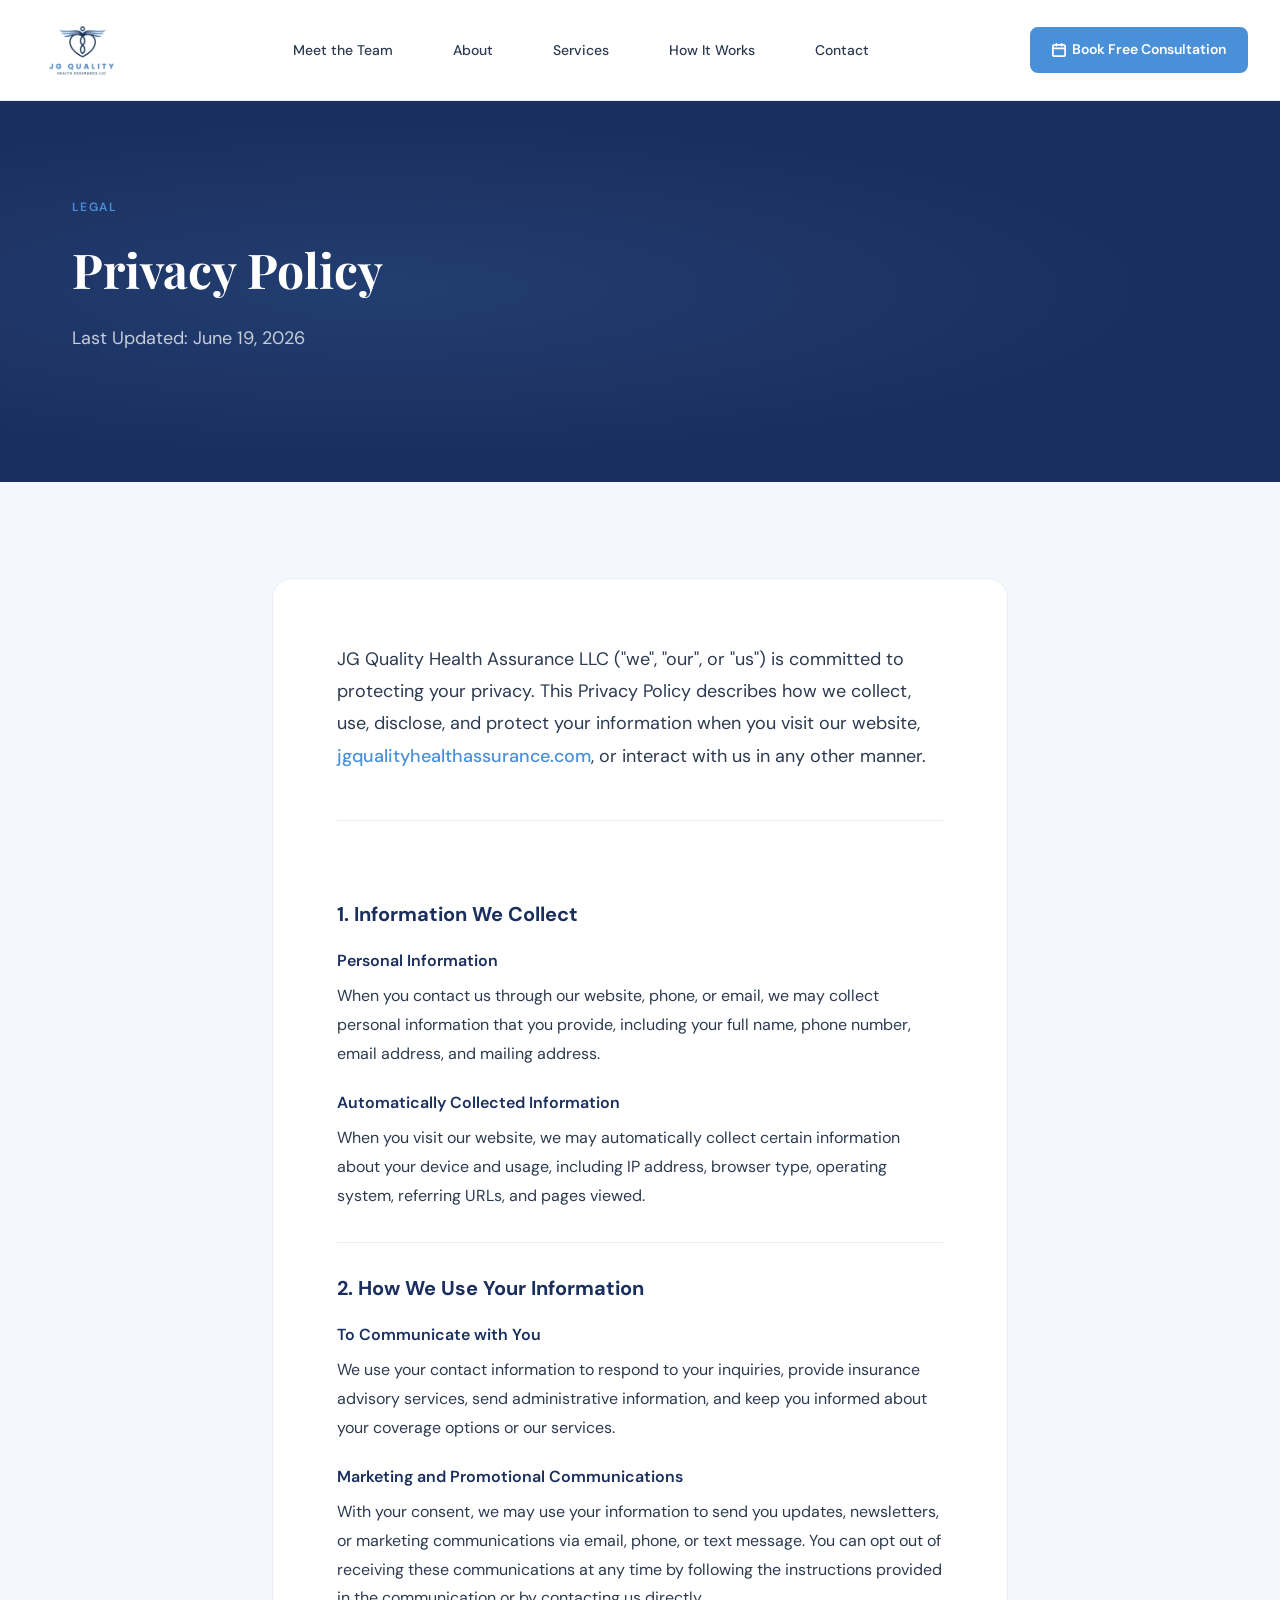
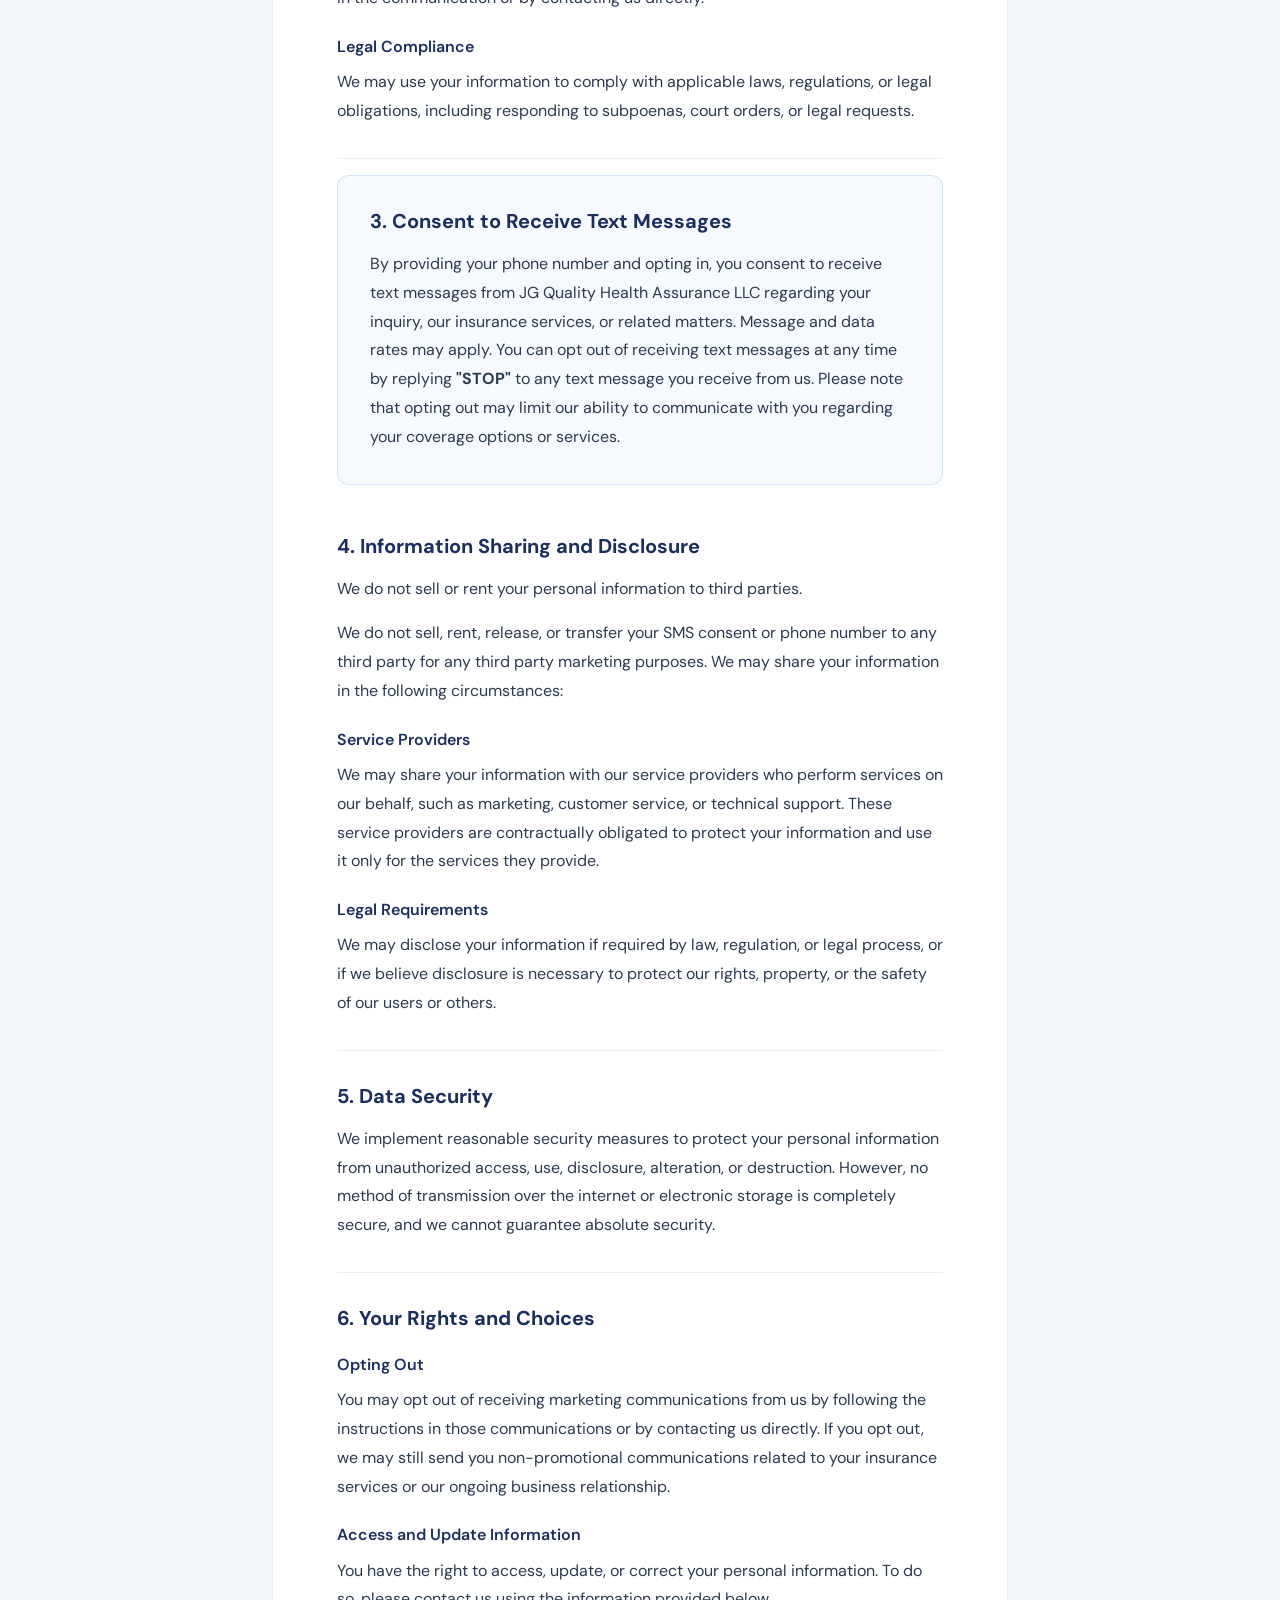
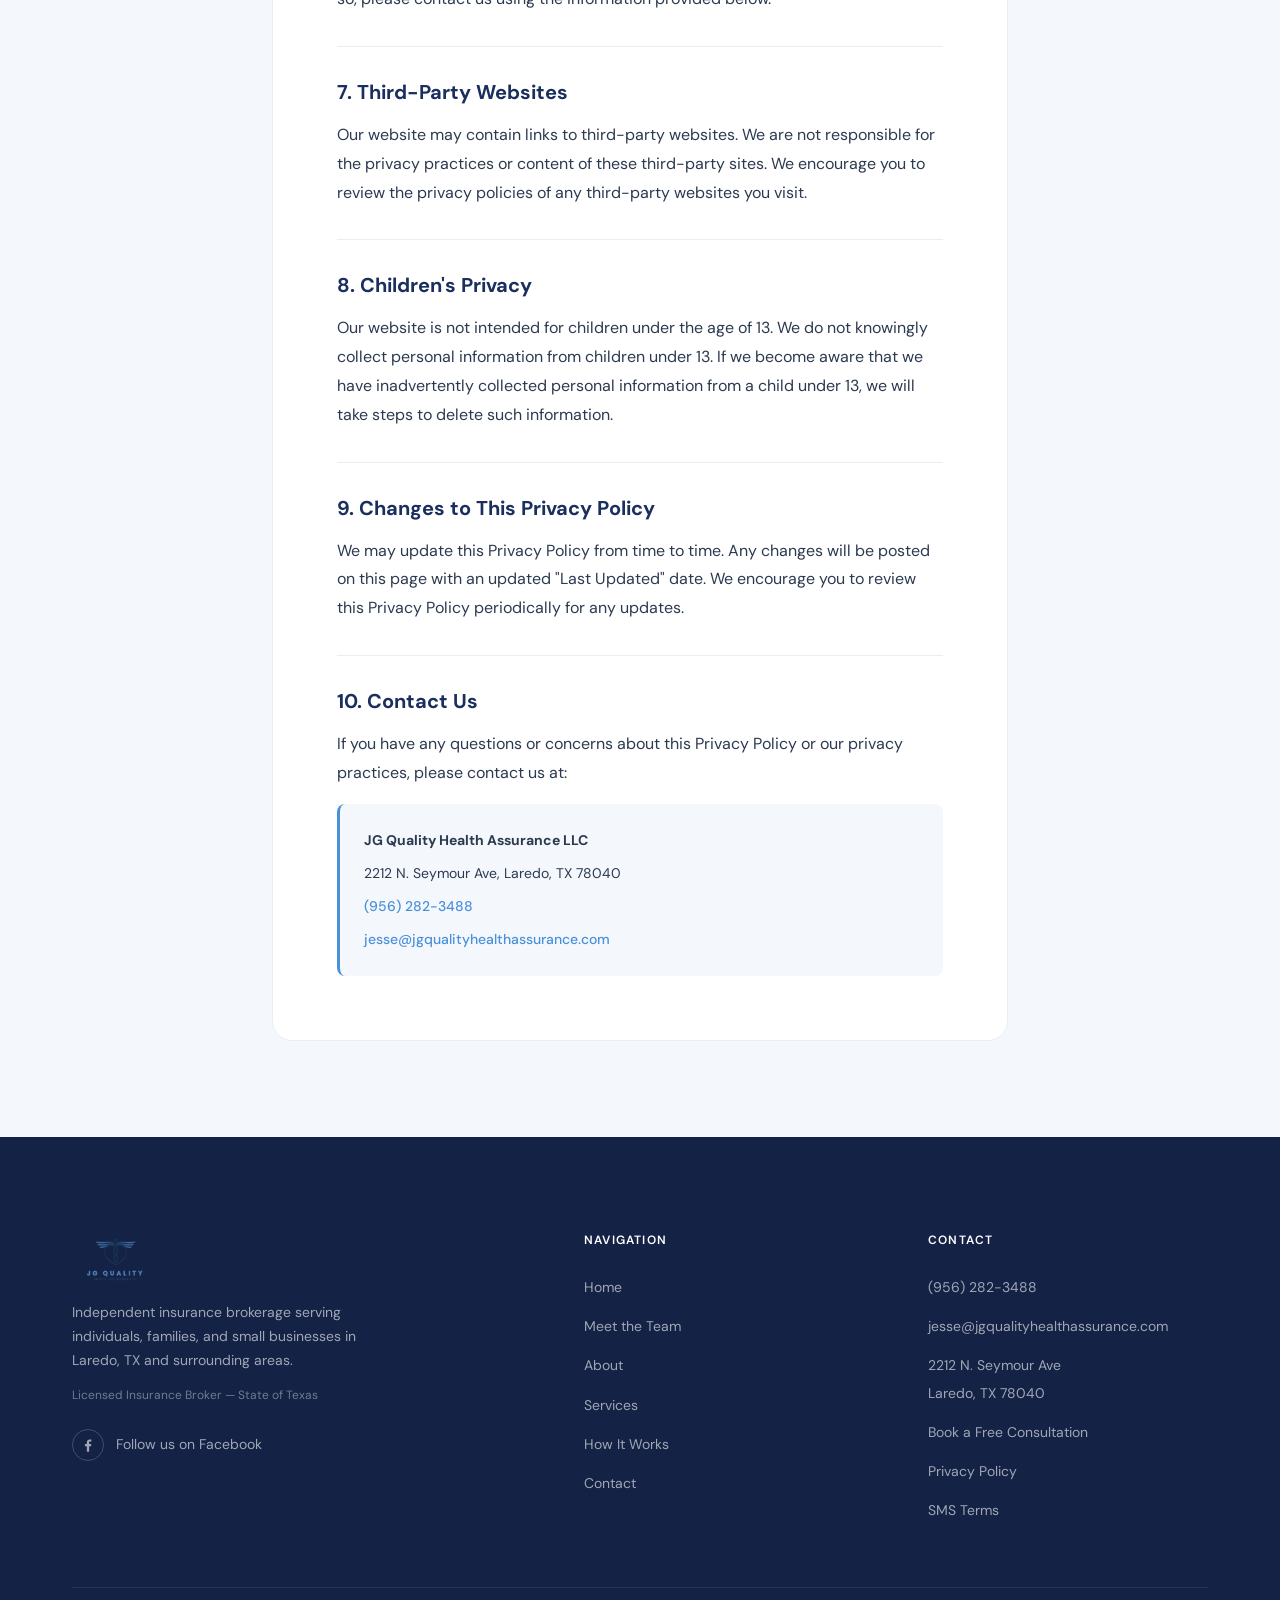
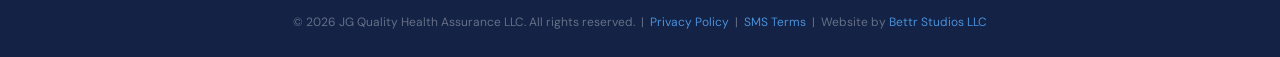
<file: privacy-policy.html>
<!DOCTYPE html>
<html lang="en">
<head>
  <meta charset="UTF-8" />
  <meta name="viewport" content="width=device-width, initial-scale=1.0"/>
  <title>Privacy Policy | JG Quality Health Assurance LLC</title>
  <meta name="description" content="Privacy Policy for JG Quality Health Assurance LLC. Learn how we collect, use, and protect your personal information."/>
  <link rel="canonical" href="https://jgqualityhealthassurance.com/privacy-policy.html" />
  <link rel="icon" href="/favicon.ico" sizes="any" />
  <link rel="icon" type="image/png" sizes="32x32" href="/assets/icons/favicon-32x32.png" />
  <link rel="apple-touch-icon" href="/assets/icons/apple-touch-icon.png" />

  <!-- Social sharing previews -->
  <meta property="og:type" content="website" />
  <meta property="og:site_name" content="JG Quality Health Assurance LLC" />
  <meta property="og:title" content="Privacy Policy | JG Quality Health Assurance LLC" />
  <meta property="og:description" content="Privacy Policy for JG Quality Health Assurance LLC. Learn how we collect, use, and protect your personal information." />
  <meta property="og:url" content="https://jgqualityhealthassurance.com/privacy-policy.html" />
  <meta property="og:image" content="https://jgqualityhealthassurance.com/assets/og-image.jpg" />
  <meta property="og:image:width" content="1200" />
  <meta property="og:image:height" content="630" />
  <meta name="twitter:card" content="summary_large_image" />

  <link rel="preconnect" href="https://fonts.googleapis.com" />
  <link rel="preconnect" href="https://fonts.gstatic.com" crossorigin />
  <link href="https://fonts.googleapis.com/css2?family=DM+Sans:wght@400;500;600&family=Playfair+Display:wght@600&display=swap" rel="stylesheet"/>
  <link rel="stylesheet" href="/css/jg-design-system.css?v=20261116" />
</head>

<body>

  <!-- ── Navbar ── -->
  <header class="navbar" id="navbar">
    <div class="navbar__inner">
      <a href="/index.html" class="navbar__logo" aria-label="JG Quality Health Assurance Home">
        <img src="/assets/logo/JG_LOGO_transparent.png" alt="JG Quality Health Assurance" />
      </a>
      <nav aria-label="Main navigation">
        <ul class="navbar__links">
          <li><a href="/biography.html">Meet the Team</a></li>
          <li><a href="/index.html#about">About</a></li>
          <li><a href="/services.html">Services</a></li>
          <li><a href="/index.html#how-it-works">How It Works</a></li>
          <li><a href="/contact.html">Contact</a></li>
        </ul>
      </nav>
      <a href="/contact.html#book" class="navbar__cta">
        <svg viewBox="0 0 16 16" fill="none" stroke="currentColor" stroke-width="2" stroke-linecap="round">
          <rect x="1" y="2" width="14" height="13" rx="2"/>
          <path d="M1 6h14M5 1v2M11 1v2"/>
        </svg>
        Book Free Consultation
      </a>
      <button class="navbar__hamburger" id="hamburger" aria-label="Toggle navigation menu" aria-expanded="false" aria-controls="mobile-menu">
        <span></span><span></span><span></span>
      </button>
    </div>
    <nav class="navbar__mobile" id="mobile-menu" aria-label="Mobile navigation">
        <a href="/index.html#about"           onclick="closeMenu()">About</a>
        <a href="/biography.html"  onclick="closeMenu()">Meet the Team</a>
        <a href="/services.html"   onclick="closeMenu()">Services</a>
        <a href="/index.html#how-it-works"    onclick="closeMenu()">How It Works</a>
        <a href="/contact.html"    onclick="closeMenu()">Contact</a>
        <a href="/index.html#book" class="navbar__cta" onclick="closeMenu()">
            Book Free Consultation
        </a>
    </nav>
  </header>

  <!-- ── Page Hero ── -->
  <section class="page-hero">
    <div class="container">
      <div class="page-hero__inner">
        <span class="section-label">Legal</span>
        <h1>Privacy Policy</h1>
        <p>Last Updated: June 19, 2026</p>
      </div>
    </div>
  </section>

  <!-- ── Privacy Policy Content ── -->
  <section class="policy-content section--alt">
    <div class="container container--narrow">

      <div class="policy-body">

        <p class="policy-intro">
          JG Quality Health Assurance LLC ("we", "our", or "us") is committed to protecting your privacy.
          This Privacy Policy describes how we collect, use, disclose, and protect your information when
          you visit our website, <a href="https://jgqualityhealthassurance.com">jgqualityhealthassurance.com</a>,
          or interact with us in any other manner.
        </p>

        <!-- Section 1 -->
        <div class="policy-section">
          <h2>1. Information We Collect</h2>

          <h3>Personal Information</h3>
          <p>
            When you contact us through our website, phone, or email, we may collect personal information
            that you provide, including your full name, phone number, email address, and mailing address.
          </p>

          <h3>Automatically Collected Information</h3>
          <p>
            When you visit our website, we may automatically collect certain information about your device
            and usage, including IP address, browser type, operating system, referring URLs, and pages viewed.
          </p>
        </div>

        <!-- Section 2 -->
        <div class="policy-section">
          <h2>2. How We Use Your Information</h2>

          <h3>To Communicate with You</h3>
          <p>
            We use your contact information to respond to your inquiries, provide insurance advisory services,
            send administrative information, and keep you informed about your coverage options or our services.
          </p>

          <h3>Marketing and Promotional Communications</h3>
          <p>
            With your consent, we may use your information to send you updates, newsletters, or marketing
            communications via email, phone, or text message. You can opt out of receiving these communications
            at any time by following the instructions provided in the communication or by contacting us directly.
          </p>

          <h3>Legal Compliance</h3>
          <p>
            We may use your information to comply with applicable laws, regulations, or legal obligations,
            including responding to subpoenas, court orders, or legal requests.
          </p>
        </div>

        <!-- Section 3 -->
        <div class="policy-section policy-section--highlight">
          <h2>3. Consent to Receive Text Messages</h2>
          <p>
            By providing your phone number and opting in, you consent to receive text messages from
            JG Quality Health Assurance LLC regarding your inquiry, our insurance services, or related
            matters. Message and data rates may apply. You can opt out of receiving text messages at
            any time by replying <strong>"STOP"</strong> to any text message you receive from us.
            Please note that opting out may limit our ability to communicate with you regarding your
            coverage options or services.
          </p>
        </div>

        <!-- Section 4 -->
        <div class="policy-section">
          <h2>4. Information Sharing and Disclosure</h2>
          <p>
            We do not sell or rent your personal information to third parties.
          </p>
          <p>
            We do not sell, rent, release, or transfer your SMS consent or phone number to any third
            party for any third party marketing purposes. We may share your information in the
            following circumstances:
          </p>

          <h3>Service Providers</h3>
          <p>
            We may share your information with our service providers who perform services on our behalf,
            such as marketing, customer service, or technical support. These service providers are
            contractually obligated to protect your information and use it only for the services
            they provide.
          </p>

          <h3>Legal Requirements</h3>
          <p>
            We may disclose your information if required by law, regulation, or legal process, or if
            we believe disclosure is necessary to protect our rights, property, or the safety of our
            users or others.
          </p>
        </div>

        <!-- Section 5 -->
        <div class="policy-section">
          <h2>5. Data Security</h2>
          <p>
            We implement reasonable security measures to protect your personal information from
            unauthorized access, use, disclosure, alteration, or destruction. However, no method of
            transmission over the internet or electronic storage is completely secure, and we cannot
            guarantee absolute security.
          </p>
        </div>

        <!-- Section 6 -->
        <div class="policy-section">
          <h2>6. Your Rights and Choices</h2>

          <h3>Opting Out</h3>
          <p>
            You may opt out of receiving marketing communications from us by following the instructions
            in those communications or by contacting us directly. If you opt out, we may still send you
            non-promotional communications related to your insurance services or our ongoing business
            relationship.
          </p>

          <h3>Access and Update Information</h3>
          <p>
            You have the right to access, update, or correct your personal information. To do so,
            please contact us using the information provided below.
          </p>
        </div>

        <!-- Section 7 -->
        <div class="policy-section">
          <h2>7. Third-Party Websites</h2>
          <p>
            Our website may contain links to third-party websites. We are not responsible for the
            privacy practices or content of these third-party sites. We encourage you to review the
            privacy policies of any third-party websites you visit.
          </p>
        </div>

        <!-- Section 8 -->
        <div class="policy-section">
          <h2>8. Children's Privacy</h2>
          <p>
            Our website is not intended for children under the age of 13. We do not knowingly collect
            personal information from children under 13. If we become aware that we have inadvertently
            collected personal information from a child under 13, we will take steps to delete
            such information.
          </p>
        </div>

        <!-- Section 9 -->
        <div class="policy-section">
          <h2>9. Changes to This Privacy Policy</h2>
          <p>
            We may update this Privacy Policy from time to time. Any changes will be posted on this
            page with an updated "Last Updated" date. We encourage you to review this Privacy Policy
            periodically for any updates.
          </p>
        </div>

        <!-- Section 10 -->
        <div class="policy-section">
          <h2>10. Contact Us</h2>
          <p>
            If you have any questions or concerns about this Privacy Policy or our privacy practices,
            please contact us at:
          </p>
          <div class="policy-contact">
            <p><strong>JG Quality Health Assurance LLC</strong></p>
            <p>2212 N. Seymour Ave, Laredo, TX 78040</p>
            <p><a href="tel:9562823488">(956) 282-3488</a></p>
            <p><a href="mailto:jesse@jgqualityhealthassurance.com">jesse@jgqualityhealthassurance.com</a></p>
          </div>
        </div>

      </div>
    </div>
  </section>

  <!-- ── Footer ── -->
  <footer class="footer">
    <div class="container">
      <div class="footer__inner">

        <!-- Col 1: Brand -->
        <div class="footer__brand">
          <div class="footer__logo">
            <img src="/assets/logo/JG_LOGO_transparent.png" alt="JG Quality Health Assurance" />
          </div>
          <p>
            Independent insurance brokerage serving individuals, families, and
            small businesses in Laredo, TX and surrounding areas.
          </p>
          <p class="footer__license">
            Licensed Insurance Broker — State of Texas
          </p>
          <div class="footer__social">
            <a href="https://www.facebook.com/profile.php?id=61561958540216" target="_blank" rel="noopener" aria-label="JG Quality Health Assurance on Facebook" class="footer__social-link">
              <svg viewBox="0 0 24 24" fill="currentColor" aria-hidden="true"><path d="M13.5 21v-7.5h2.53l.38-2.94H13.5V8.69c0-.85.24-1.43 1.46-1.43h1.56V4.63a20.9 20.9 0 00-2.27-.12c-2.25 0-3.79 1.37-3.79 3.89v2.17H7.92v2.94h2.54V21h3.04z"/></svg>
              <span>Follow us on Facebook</span>
            </a>
          </div>
        </div>

        <!-- Col 2: Navigation -->
        <div class="footer__nav">
          <h5>Navigation</h5>
          <ul>
            <li><a href="/index.html#home">Home</a></li>
            <li><a href="/biography.html">Meet the Team</a></li>
            <li><a href="/index.html#about">About</a></li>
            <li><a href="/services.html">Services</a></li>
            <li><a href="/index.html#how-it-works">How It Works</a></li>
            <li><a href="/contact.html">Contact</a></li>
          </ul>
        </div>

        <!-- Col 3: Contact -->
        <div class="footer__nav">
          <h5>Contact</h5>
          <ul>
            <li><a href="tel:9562823488">(956) 282-3488</a></li>
            <li><a href="mailto:jesse@jgqualityhealthassurance.com">jesse@jgqualityhealthassurance.com</a></li>
            <li><a href="https://www.google.com/maps/search/?api=1&amp;query=2212+N+Seymour+Ave+Laredo+TX+78040" target="_blank" rel="noopener">2212 N. Seymour Ave<br/>Laredo, TX 78040</a></li>
            <li><a href="/contact.html#book">Book a Free Consultation</a></li>
            <li><a href="/privacy-policy.html">Privacy Policy</a></li>
            <li><a href="/sms-terms.html">SMS Terms</a></li>
          </ul>
        </div>

      </div>

      <!-- Bottom bar -->
      <div class="footer__bottom">
        <p>
            &copy; 2026<span class="js-year-range"></span> JG Quality Health Assurance LLC. All rights reserved. &nbsp;|&nbsp;
            <a href="/privacy-policy.html">Privacy Policy</a> &nbsp;|&nbsp;
            <a href="/sms-terms.html">SMS Terms</a> &nbsp;|&nbsp;
            Website by <a href="https://bttrstudios.com" target="_blank" rel="noopener">Bettr Studios LLC</a>
        </p>
      </div>

    </div>
  </footer>

  <script src="/js/navbar.js?v=20261116"></script>
</body>
</html>
</file>
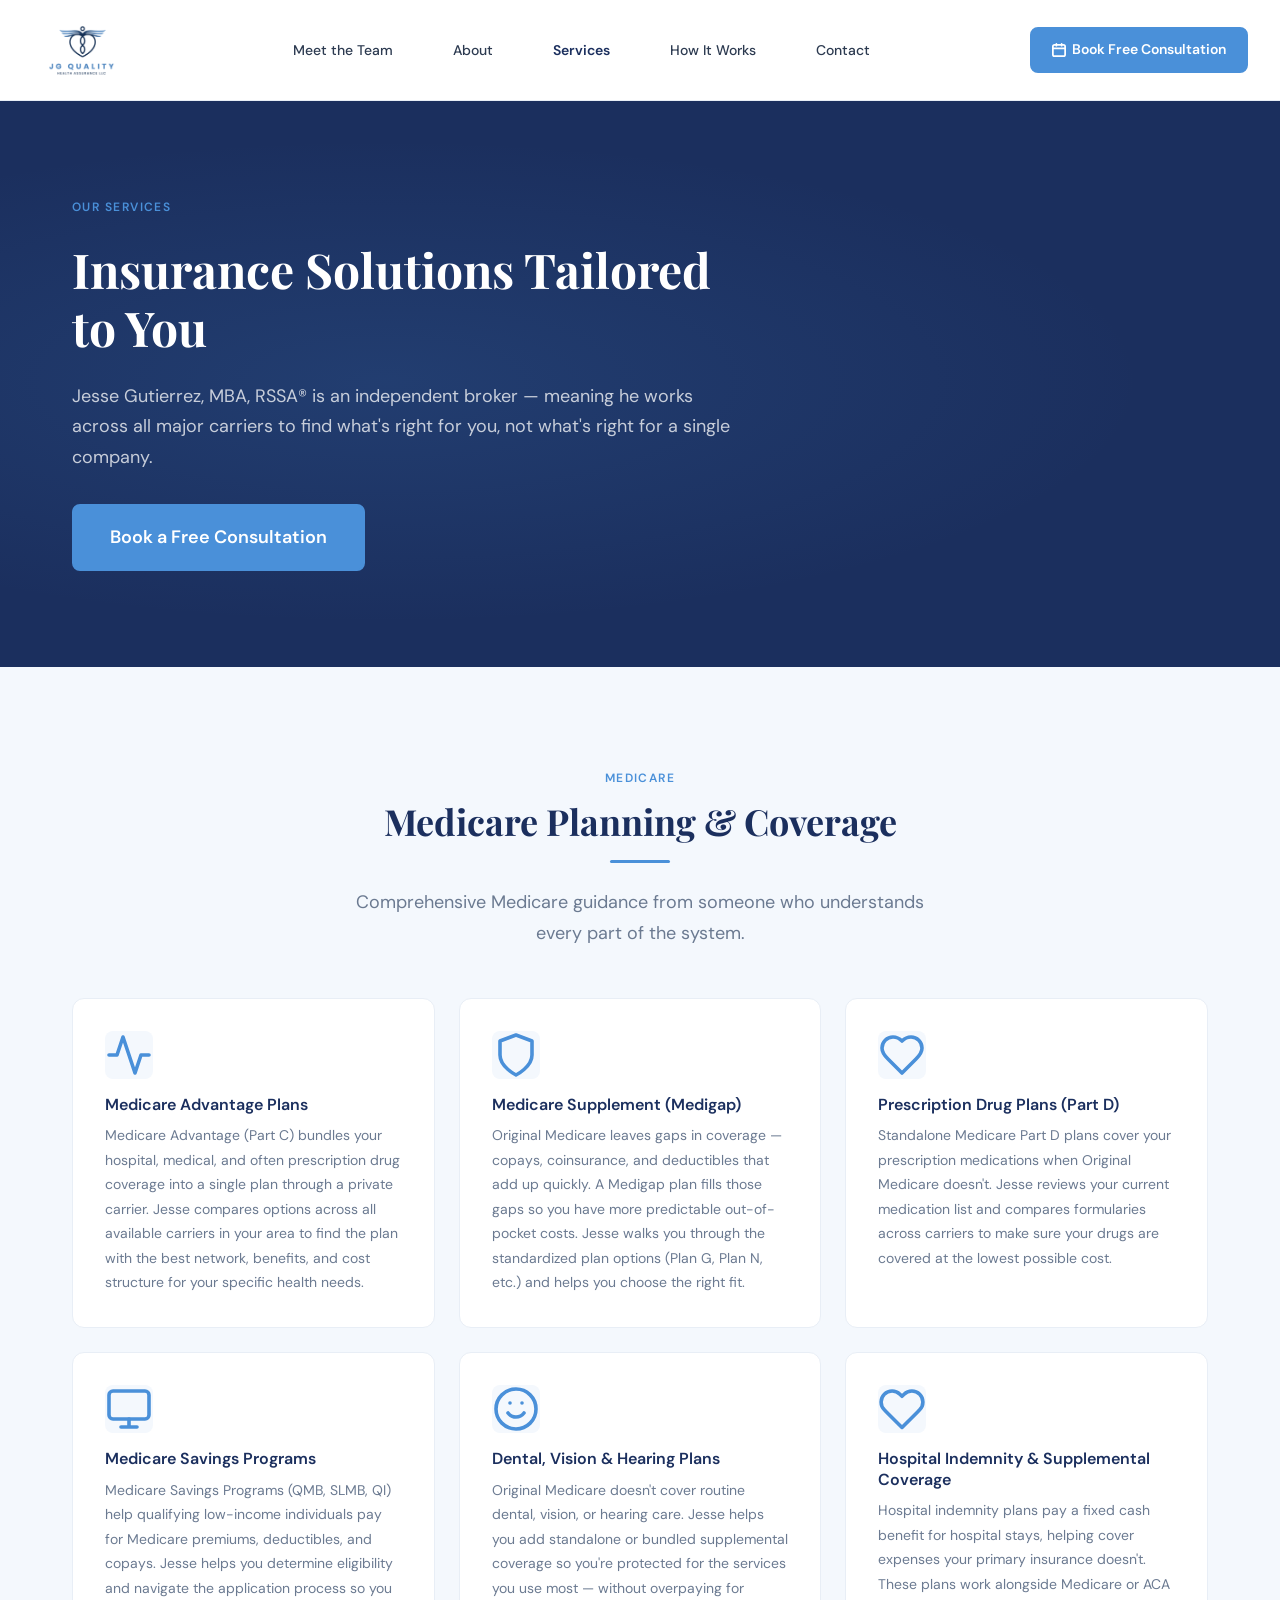
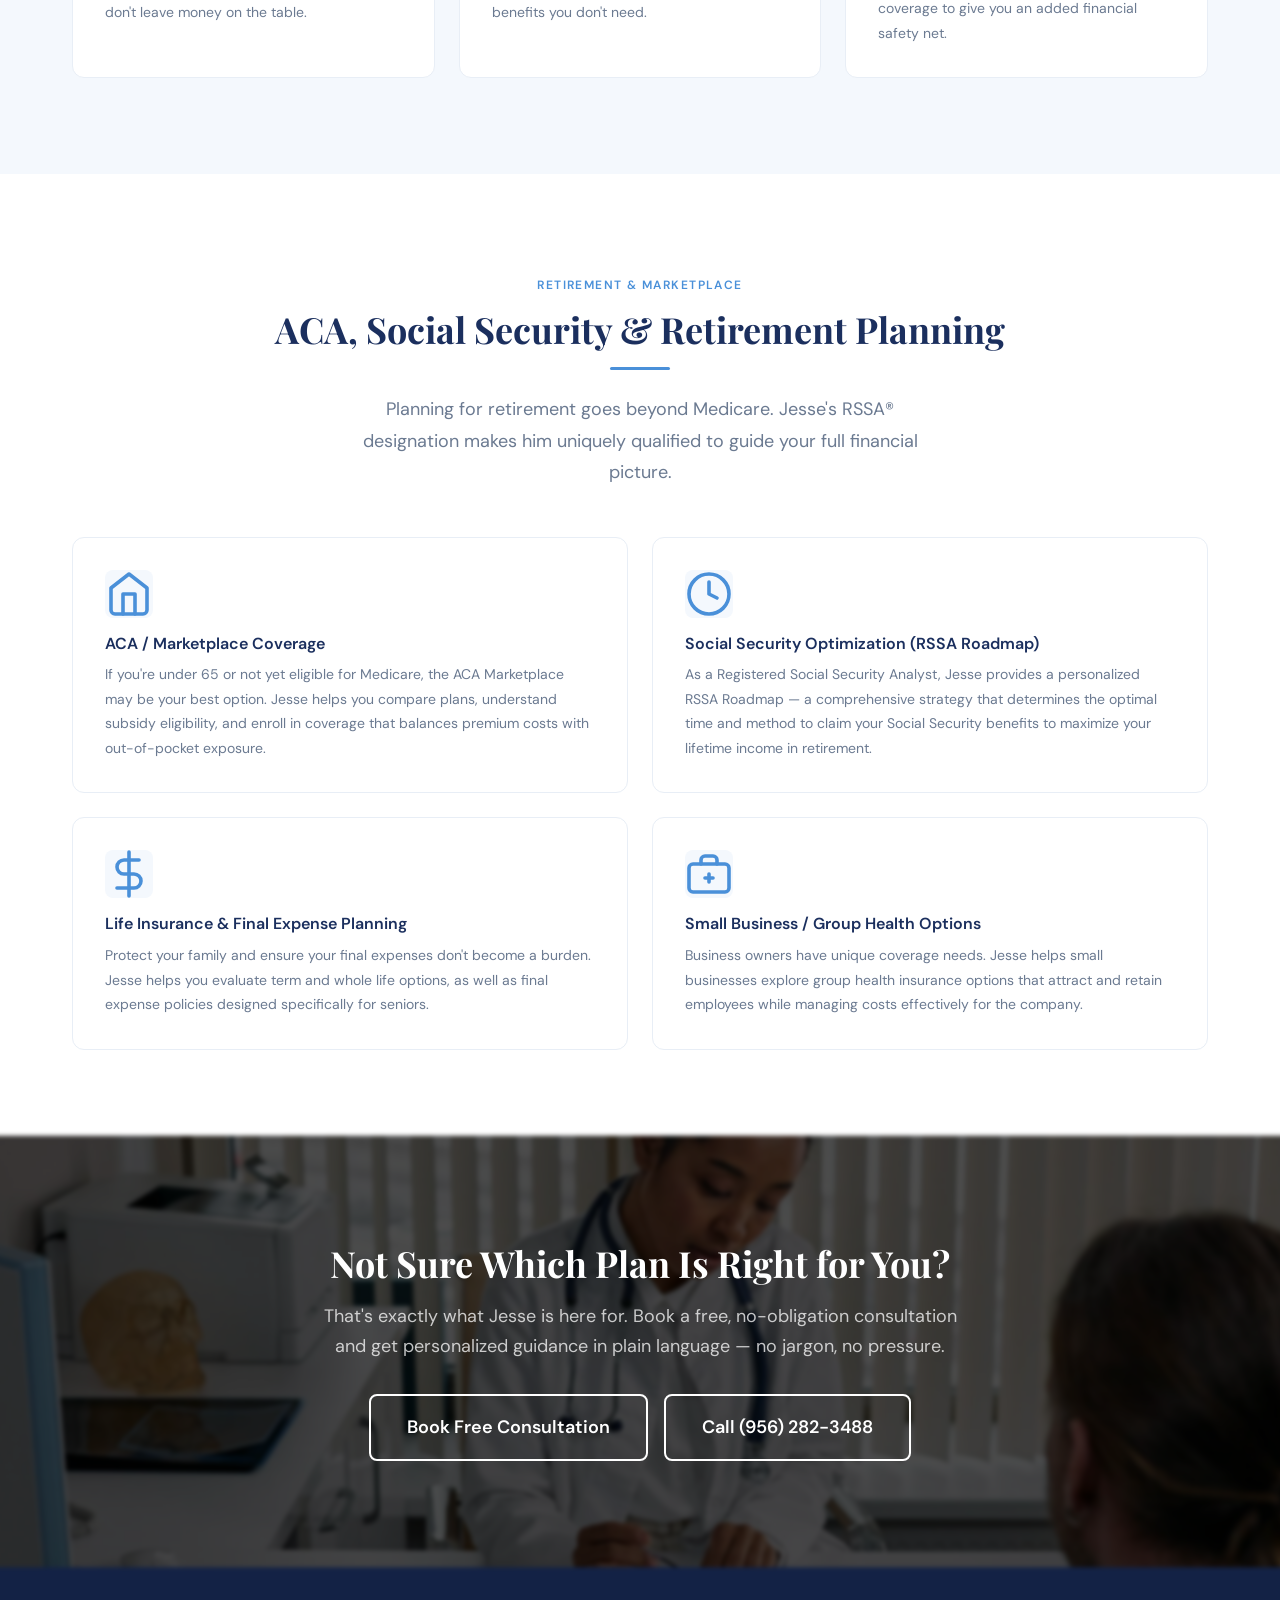
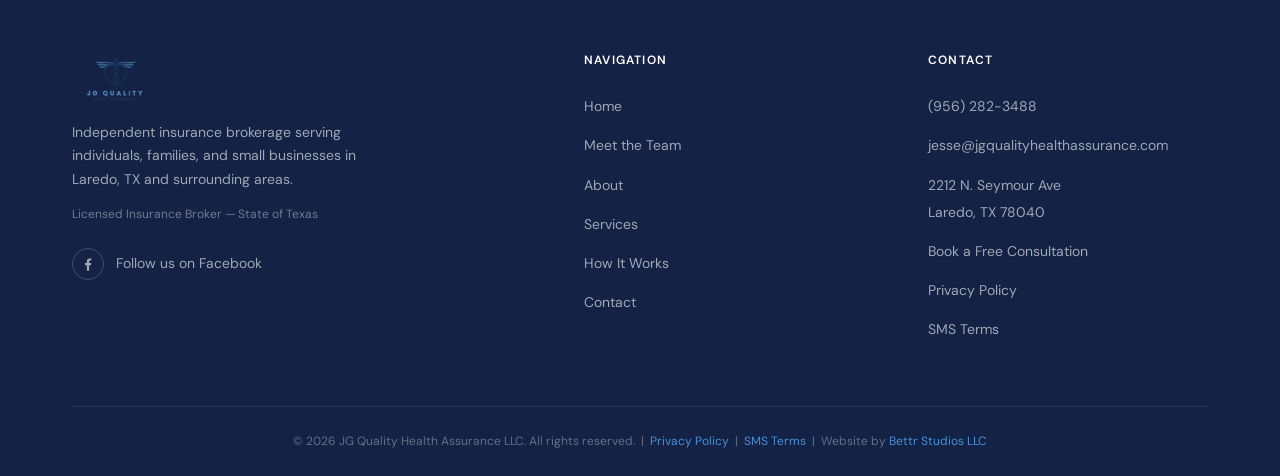
<file: services.html>
<!DOCTYPE html>
<html lang="en">
<head>
  <meta charset="UTF-8" />
  <meta name="viewport" content="width=device-width, initial-scale=1.0"/>
  <title>Our Services | JG Quality Health Assurance LLC</title>
  <meta name="description" content="Explore the full range of Medicare, ACA, Social Security, and supplemental insurance services offered by Jesse Gutierrez, MBA, RSSA® at JG Quality Health Assurance LLC in Laredo, TX."/>
  <link rel="canonical" href="https://jgqualityhealthassurance.com/services.html" />
  <link rel="icon" href="/favicon.ico" sizes="any" />
  <link rel="icon" type="image/png" sizes="32x32" href="/assets/icons/favicon-32x32.png" />
  <link rel="apple-touch-icon" href="/assets/icons/apple-touch-icon.png" />

  <!-- Social sharing previews -->
  <meta property="og:type" content="website" />
  <meta property="og:site_name" content="JG Quality Health Assurance LLC" />
  <meta property="og:title" content="Our Services | JG Quality Health Assurance LLC" />
  <meta property="og:description" content="Explore the full range of Medicare, ACA, Social Security, and supplemental insurance services offered by Jesse Gutierrez, MBA, RSSA® at JG Quality Health Assurance LLC in Laredo, TX." />
  <meta property="og:url" content="https://jgqualityhealthassurance.com/services.html" />
  <meta property="og:image" content="https://jgqualityhealthassurance.com/assets/og-image.jpg" />
  <meta property="og:image:width" content="1200" />
  <meta property="og:image:height" content="630" />
  <meta name="twitter:card" content="summary_large_image" />

  <link rel="preconnect" href="https://fonts.googleapis.com" />
  <link rel="preconnect" href="https://fonts.gstatic.com" crossorigin />
  <link href="https://fonts.googleapis.com/css2?family=DM+Sans:wght@400;500;600&family=Playfair+Display:wght@600&display=swap" rel="stylesheet"/>
  <link rel="stylesheet" href="/css/jg-design-system.css?v=20261116" />
  <script id="mcjs">!function(c,h,i,m,p){m=c.createElement(h),p=c.getElementsByTagName(h)[0],m.async=1,m.src=i,p.parentNode.insertBefore(m,p)}(document,"script","https://chimpstatic.com/mcjs-connected/js/users/6bf4e1b1c096da97a17bc1fe7/d8de13b94c5bb392a328e756f.js");</script>
</head>

<body>

  <!-- ── Navbar ── -->
  <header class="navbar" id="navbar">
    <div class="navbar__inner">
      <a href="/index.html" class="navbar__logo" aria-label="JG Quality Health Assurance Home">
        <img src="/assets/logo/JG_LOGO_transparent.png" alt="JG Quality Health Assurance" />
      </a>
      <nav aria-label="Main navigation">
        <ul class="navbar__links">
          <li><a href="/biography.html">Meet the Team</a></li>
          <li><a href="/index.html#about">About</a></li>
          <li><a href="/services.html" class="active">Services</a></li>
          <li><a href="/index.html#how-it-works">How It Works</a></li>
          <li><a href="/contact.html">Contact</a></li>
        </ul>
      </nav>
      <a href="/index.html#book" class="navbar__cta">
        <svg viewBox="0 0 16 16" fill="none" stroke="currentColor" stroke-width="2" stroke-linecap="round" style="width:14px;height:14px;flex-shrink:0;">
          <rect x="1" y="2" width="14" height="13" rx="2"/>
          <path d="M1 6h14M5 1v2M11 1v2"/>
        </svg>
        Book Free Consultation
      </a>
      <button class="navbar__hamburger" id="hamburger" aria-label="Toggle navigation menu" aria-expanded="false" aria-controls="mobile-menu">
        <span></span><span></span><span></span>
      </button>
    </div>
    <nav class="navbar__mobile" id="mobile-menu" aria-label="Mobile navigation">
        <a href="/index.html#about"           onclick="closeMenu()">About</a>
        <a href="/biography.html"  onclick="closeMenu()">Meet the Team</a>
        <a href="/services.html"   onclick="closeMenu()">Services</a>
        <a href="/index.html#how-it-works"    onclick="closeMenu()">How It Works</a>
        <a href="/contact.html"    onclick="closeMenu()">Contact</a>
        <a href="/index.html#book" class="navbar__cta" onclick="closeMenu()">
            Book Free Consultation
        </a>
    </nav>
  </header>

  <!-- ── Page Hero ── -->
  <section class="page-hero">
    <div class="container">
      <div class="page-hero__inner">
        <span class="section-label">Our Services</span>
        <h1>Insurance Solutions Tailored to You</h1>
        <p>
          Jesse Gutierrez, MBA, RSSA® is an independent broker — meaning he works
          across all major carriers to find what's right for you, not what's right
          for a single company.
        </p>
        <a href="/index.html#book" class="btn btn--primary btn--lg">Book a Free Consultation</a>
      </div>
    </div>
  </section>

  <!-- ── Medicare Services ── -->
  <section class="services-full section--alt" id="medicare">
    <div class="container">
      <div class="section-heading text-center">
        <span class="section-label">Medicare</span>
        <h2>Medicare Planning & Coverage</h2>
        <div class="divider divider--center"></div>
        <p>Comprehensive Medicare guidance from someone who understands every part of the system.</p>
      </div>

      <div class="grid-3">

        <div class="service-card service-card--full">
          <div class="service-card__icon">
            <svg viewBox="0 0 24 24" fill="none" stroke="currentColor" stroke-width="1.8" stroke-linecap="round" stroke-linejoin="round">
              <path d="M22 12h-4l-3 9L9 3l-3 9H2"/>
            </svg>
          </div>
          <h4>Medicare Advantage Plans</h4>
          <p>Medicare Advantage (Part C) bundles your hospital, medical, and often prescription drug coverage into a single plan through a private carrier. Jesse compares options across all available carriers in your area to find the plan with the best network, benefits, and cost structure for your specific health needs.</p>
        </div>

        <div class="service-card service-card--full">
          <div class="service-card__icon">
            <svg viewBox="0 0 24 24" fill="none" stroke="currentColor" stroke-width="1.8" stroke-linecap="round" stroke-linejoin="round">
              <path d="M12 22s8-4 8-10V5l-8-3-8 3v7c0 6 8 10 8 10z"/>
            </svg>
          </div>
          <h4>Medicare Supplement (Medigap)</h4>
          <p>Original Medicare leaves gaps in coverage — copays, coinsurance, and deductibles that add up quickly. A Medigap plan fills those gaps so you have more predictable out-of-pocket costs. Jesse walks you through the standardized plan options (Plan G, Plan N, etc.) and helps you choose the right fit.</p>
        </div>

        <div class="service-card service-card--full">
          <div class="service-card__icon">
            <svg viewBox="0 0 24 24" fill="none" stroke="currentColor" stroke-width="1.8" stroke-linecap="round" stroke-linejoin="round">
              <path d="M19 14c1.49-1.46 3-3.21 3-5.5A5.5 5.5 0 0016.5 3c-1.76 0-3 .5-4.5 2-1.5-1.5-2.74-2-4.5-2A5.5 5.5 0 002 8.5c0 2.3 1.5 4.05 3 5.5l7 7 7-7z"/>
            </svg>
          </div>
          <h4>Prescription Drug Plans (Part D)</h4>
          <p>Standalone Medicare Part D plans cover your prescription medications when Original Medicare doesn't. Jesse reviews your current medication list and compares formularies across carriers to make sure your drugs are covered at the lowest possible cost.</p>
        </div>

        <div class="service-card service-card--full">
          <div class="service-card__icon">
            <svg viewBox="0 0 24 24" fill="none" stroke="currentColor" stroke-width="1.8" stroke-linecap="round" stroke-linejoin="round">
              <rect x="2" y="3" width="20" height="14" rx="2"/>
              <path d="M8 21h8M12 17v4"/>
            </svg>
          </div>
          <h4>Medicare Savings Programs</h4>
          <p>Medicare Savings Programs (QMB, SLMB, QI) help qualifying low-income individuals pay for Medicare premiums, deductibles, and copays. Jesse helps you determine eligibility and navigate the application process so you don't leave money on the table.</p>
        </div>

        <div class="service-card service-card--full">
          <div class="service-card__icon">
            <svg viewBox="0 0 24 24" fill="none" stroke="currentColor" stroke-width="1.8" stroke-linecap="round" stroke-linejoin="round">
              <circle cx="12" cy="12" r="10"/>
              <path d="M8 14s1.5 2 4 2 4-2 4-2"/>
              <line x1="9" y1="9" x2="9.01" y2="9"/>
              <line x1="15" y1="9" x2="15.01" y2="9"/>
            </svg>
          </div>
          <h4>Dental, Vision & Hearing Plans</h4>
          <p>Original Medicare doesn't cover routine dental, vision, or hearing care. Jesse helps you add standalone or bundled supplemental coverage so you're protected for the services you use most — without overpaying for benefits you don't need.</p>
        </div>

        <div class="service-card service-card--full">
          <div class="service-card__icon">
            <svg viewBox="0 0 24 24" fill="none" stroke="currentColor" stroke-width="1.8" stroke-linecap="round" stroke-linejoin="round">
              <path d="M20.84 4.61a5.5 5.5 0 00-7.78 0L12 5.67l-1.06-1.06a5.5 5.5 0 00-7.78 7.78l1.06 1.06L12 21.23l7.78-7.78 1.06-1.06a5.5 5.5 0 000-7.78z"/>
            </svg>
          </div>
          <h4>Hospital Indemnity & Supplemental Coverage</h4>
          <p>Hospital indemnity plans pay a fixed cash benefit for hospital stays, helping cover expenses your primary insurance doesn't. These plans work alongside Medicare or ACA coverage to give you an added financial safety net.</p>
        </div>

      </div>
    </div>
  </section>

  <!-- ── Retirement & ACA Services ── -->
  <section class="services-full" id="retirement">
    <div class="container ">
      <div class="section-heading text-center">
        <span class="section-label">Retirement & Marketplace</span>
        <h2>ACA, Social Security & Retirement Planning</h2>
        <div class="divider divider--center"></div>
        <p>Planning for retirement goes beyond Medicare. Jesse's RSSA® designation makes him uniquely qualified to guide your full financial picture.</p>
      </div>

      <div class="grid-3">

        <div class="service-card service-card--full">
          <div class="service-card__icon">
            <svg viewBox="0 0 24 24" fill="none" stroke="currentColor" stroke-width="1.8" stroke-linecap="round" stroke-linejoin="round">
              <path d="M3 9l9-7 9 7v11a2 2 0 01-2 2H5a2 2 0 01-2-2z"/>
              <polyline points="9 22 9 12 15 12 15 22"/>
            </svg>
          </div>
          <h4>ACA / Marketplace Coverage</h4>
          <p>If you're under 65 or not yet eligible for Medicare, the ACA Marketplace may be your best option. Jesse helps you compare plans, understand subsidy eligibility, and enroll in coverage that balances premium costs with out-of-pocket exposure.</p>
        </div>

        <div class="service-card service-card--full">
          <div class="service-card__icon">
            <svg viewBox="0 0 24 24" fill="none" stroke="currentColor" stroke-width="1.8" stroke-linecap="round" stroke-linejoin="round">
              <circle cx="12" cy="12" r="10"/>
              <path d="M12 6v6l4 2"/>
            </svg>
          </div>
          <h4>Social Security Optimization (RSSA Roadmap)</h4>
          <p>As a Registered Social Security Analyst, Jesse provides a personalized RSSA Roadmap — a comprehensive strategy that determines the optimal time and method to claim your Social Security benefits to maximize your lifetime income in retirement.</p>
        </div>

        <div class="service-card service-card--full">
          <div class="service-card__icon">
            <svg viewBox="0 0 24 24" fill="none" stroke="currentColor" stroke-width="1.8" stroke-linecap="round" stroke-linejoin="round">
              <line x1="12" y1="1" x2="12" y2="23"/>
              <path d="M17 5H9.5a3.5 3.5 0 000 7h5a3.5 3.5 0 010 7H6"/>
            </svg>
          </div>
          <h4>Life Insurance & Final Expense Planning</h4>
          <p>Protect your family and ensure your final expenses don't become a burden. Jesse helps you evaluate term and whole life options, as well as final expense policies designed specifically for seniors.</p>
        </div>

        <div class="service-card service-card--full">
          <div class="service-card__icon">
            <svg viewBox="0 0 24 24" fill="none" stroke="currentColor" stroke-width="1.8" stroke-linecap="round" stroke-linejoin="round">
              <rect x="2" y="7" width="20" height="14" rx="2"/>
              <path d="M16 7V5a2 2 0 00-2-2h-4a2 2 0 00-2 2v2"/>
              <line x1="12" y1="12" x2="12" y2="16"/>
              <line x1="10" y1="14" x2="14" y2="14"/>
            </svg>
          </div>
          <h4>Small Business / Group Health Options</h4>
          <p>Business owners have unique coverage needs. Jesse helps small businesses explore group health insurance options that attract and retain employees while managing costs effectively for the company.</p>
        </div>

      </div>
    </div>
  </section>

  <!-- ── Bottom CTA ── -->
  <section class="services-cta section--dark section-bg--desk">
    <div class="container">
      <div class="services-cta__inner">
        <h2>Not Sure Which Plan Is Right for You?</h2>
        <p>That's exactly what Jesse is here for. Book a free, no-obligation consultation and get personalized guidance in plain language — no jargon, no pressure.</p>
        <div class="services-cta__btns">
          <a href="/index.html#book" class="btn btn--ghost btn--lg">Book Free Consultation</a>
          <a href="tel:9562823488" class="btn btn--ghost btn--lg">Call (956) 282-3488</a>
        </div>
      </div>
    </div>
  </section>

  <!-- ── Footer ── -->
 <footer class="footer">
    <div class="container">
      <div class="footer__inner">

        <!-- Col 1: Brand -->
        <div class="footer__brand">
          <div class="footer__logo">
            <img src="/assets/logo/JG_LOGO_transparent.png" alt="JG Quality Health Assurance" />
          </div>
          <p>
            Independent insurance brokerage serving individuals, families, and
            small businesses in Laredo, TX and surrounding areas.
          </p>
          <p class="footer__license">
            Licensed Insurance Broker — State of Texas
          </p>
          <div class="footer__social">
            <a href="https://www.facebook.com/profile.php?id=61561958540216" target="_blank" rel="noopener" aria-label="JG Quality Health Assurance on Facebook" class="footer__social-link">
              <svg viewBox="0 0 24 24" fill="currentColor" aria-hidden="true"><path d="M13.5 21v-7.5h2.53l.38-2.94H13.5V8.69c0-.85.24-1.43 1.46-1.43h1.56V4.63a20.9 20.9 0 00-2.27-.12c-2.25 0-3.79 1.37-3.79 3.89v2.17H7.92v2.94h2.54V21h3.04z"/></svg>
              <span>Follow us on Facebook</span>
            </a>
          </div>
        </div>

        <!-- Col 2: Navigation -->
        <div class="footer__nav">
          <h5>Navigation</h5>
          <ul>
            <li><a href="/index.html#home">Home</a></li>
            <li><a href="/biography.html">Meet the Team</a></li>
            <li><a href="/index.html#about">About</a></li>
            <li><a href="/services.html">Services</a></li>
            <li><a href="/index.html#how-it-works">How It Works</a></li>
            <li><a href="/contact.html">Contact</a></li>
          </ul>
        </div>

        <!-- Col 3: Contact -->
        <div class="footer__nav">
          <h5>Contact</h5>
          <ul>
            <li><a href="tel:9562823488">(956) 282-3488</a></li>
            <li><a href="mailto:jesse@jgqualityhealthassurance.com">jesse@jgqualityhealthassurance.com</a></li>
            <li><a href="https://www.google.com/maps/search/?api=1&amp;query=2212+N+Seymour+Ave+Laredo+TX+78040" target="_blank" rel="noopener">2212 N. Seymour Ave<br/>Laredo, TX 78040</a></li>
            <li><a href="/contact.html#book">Book a Free Consultation</a></li>
            <li><a href="/privacy-policy.html">Privacy Policy</a></li>
            <li><a href="/sms-terms.html">SMS Terms</a></li>
          </ul>
        </div>

      </div>

      <!-- Bottom bar -->
      <div class="footer__bottom">
        <p>
            &copy; 2026<span class="js-year-range"></span> JG Quality Health Assurance LLC. All rights reserved. &nbsp;|&nbsp;
            <a href="/privacy-policy.html">Privacy Policy</a> &nbsp;|&nbsp;
            <a href="/sms-terms.html">SMS Terms</a> &nbsp;|&nbsp;
            Website by <a href="https://bttrstudios.com" target="_blank" rel="noopener">Bettr Studios LLC</a>
        </p>
      </div>

    </div>
  </footer>

  <script src="/js/navbar.js?v=20261116"></script>
</body>
</html>
</file>
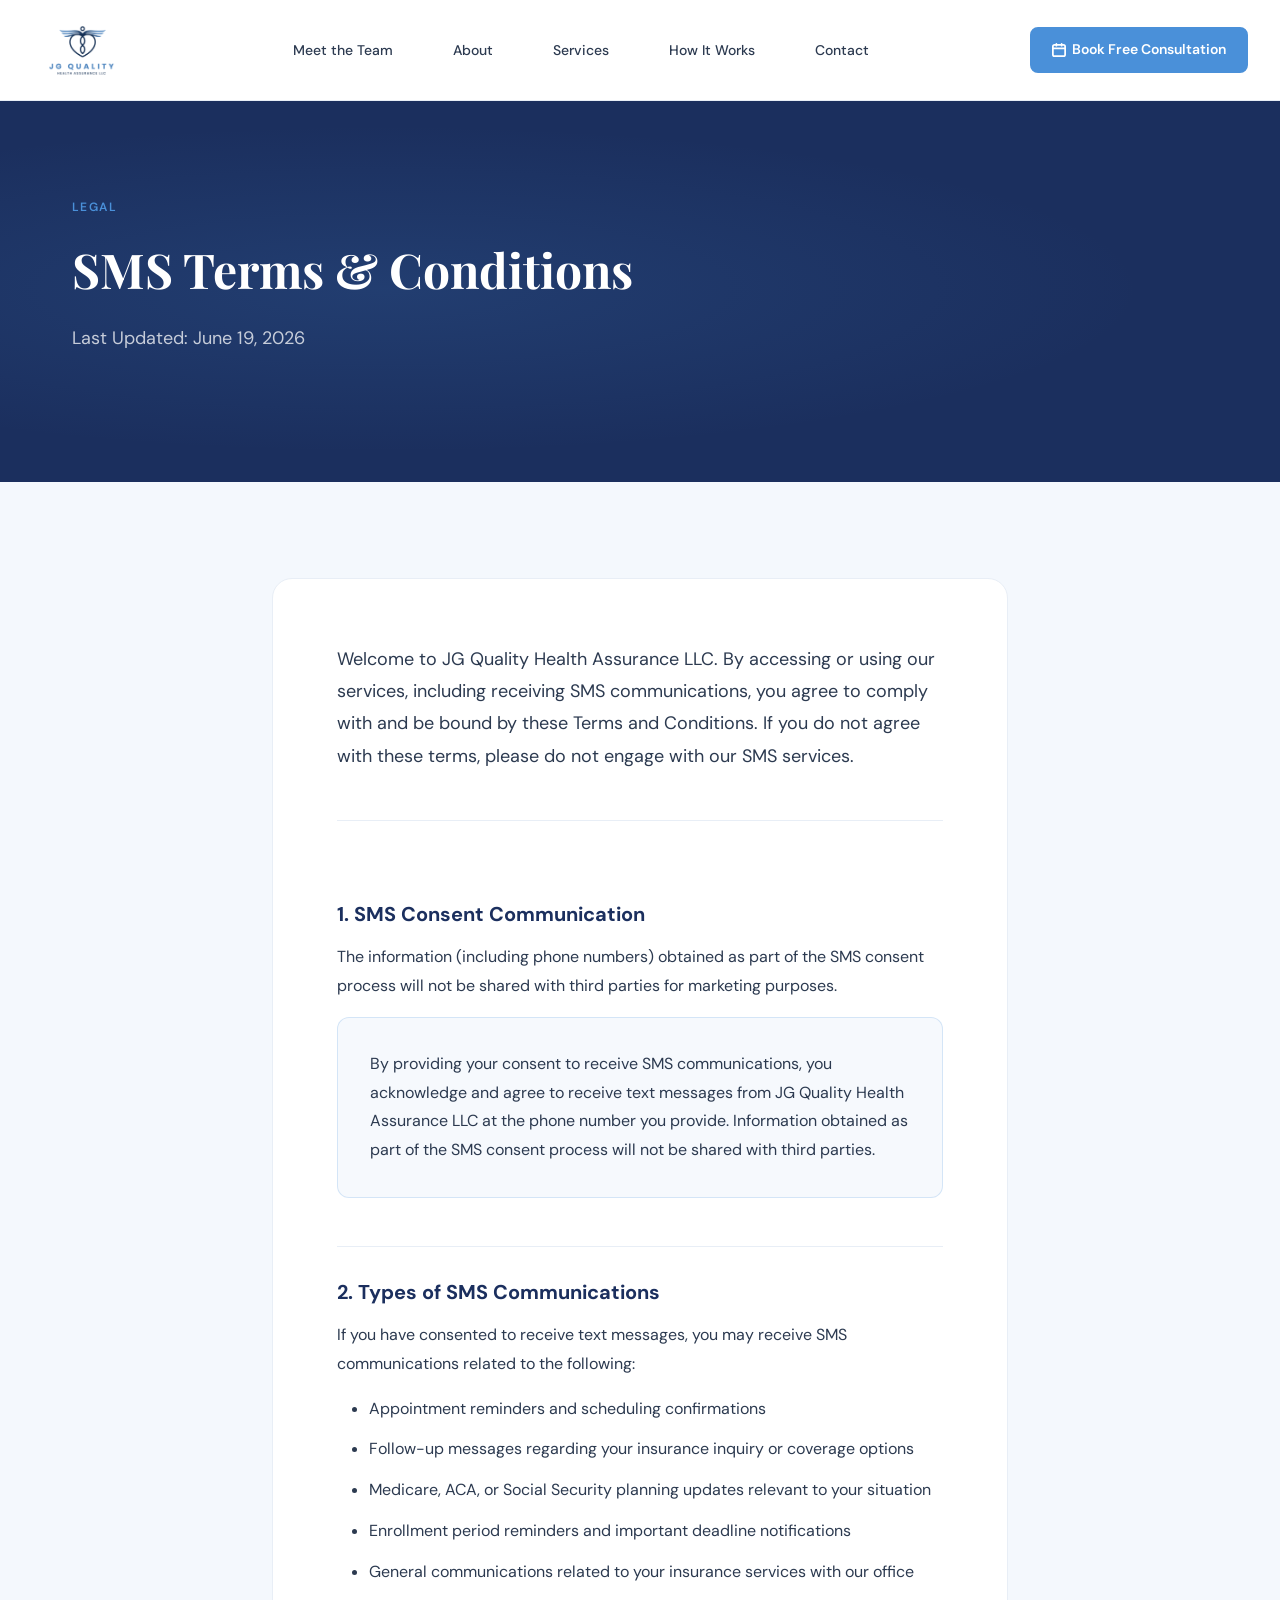
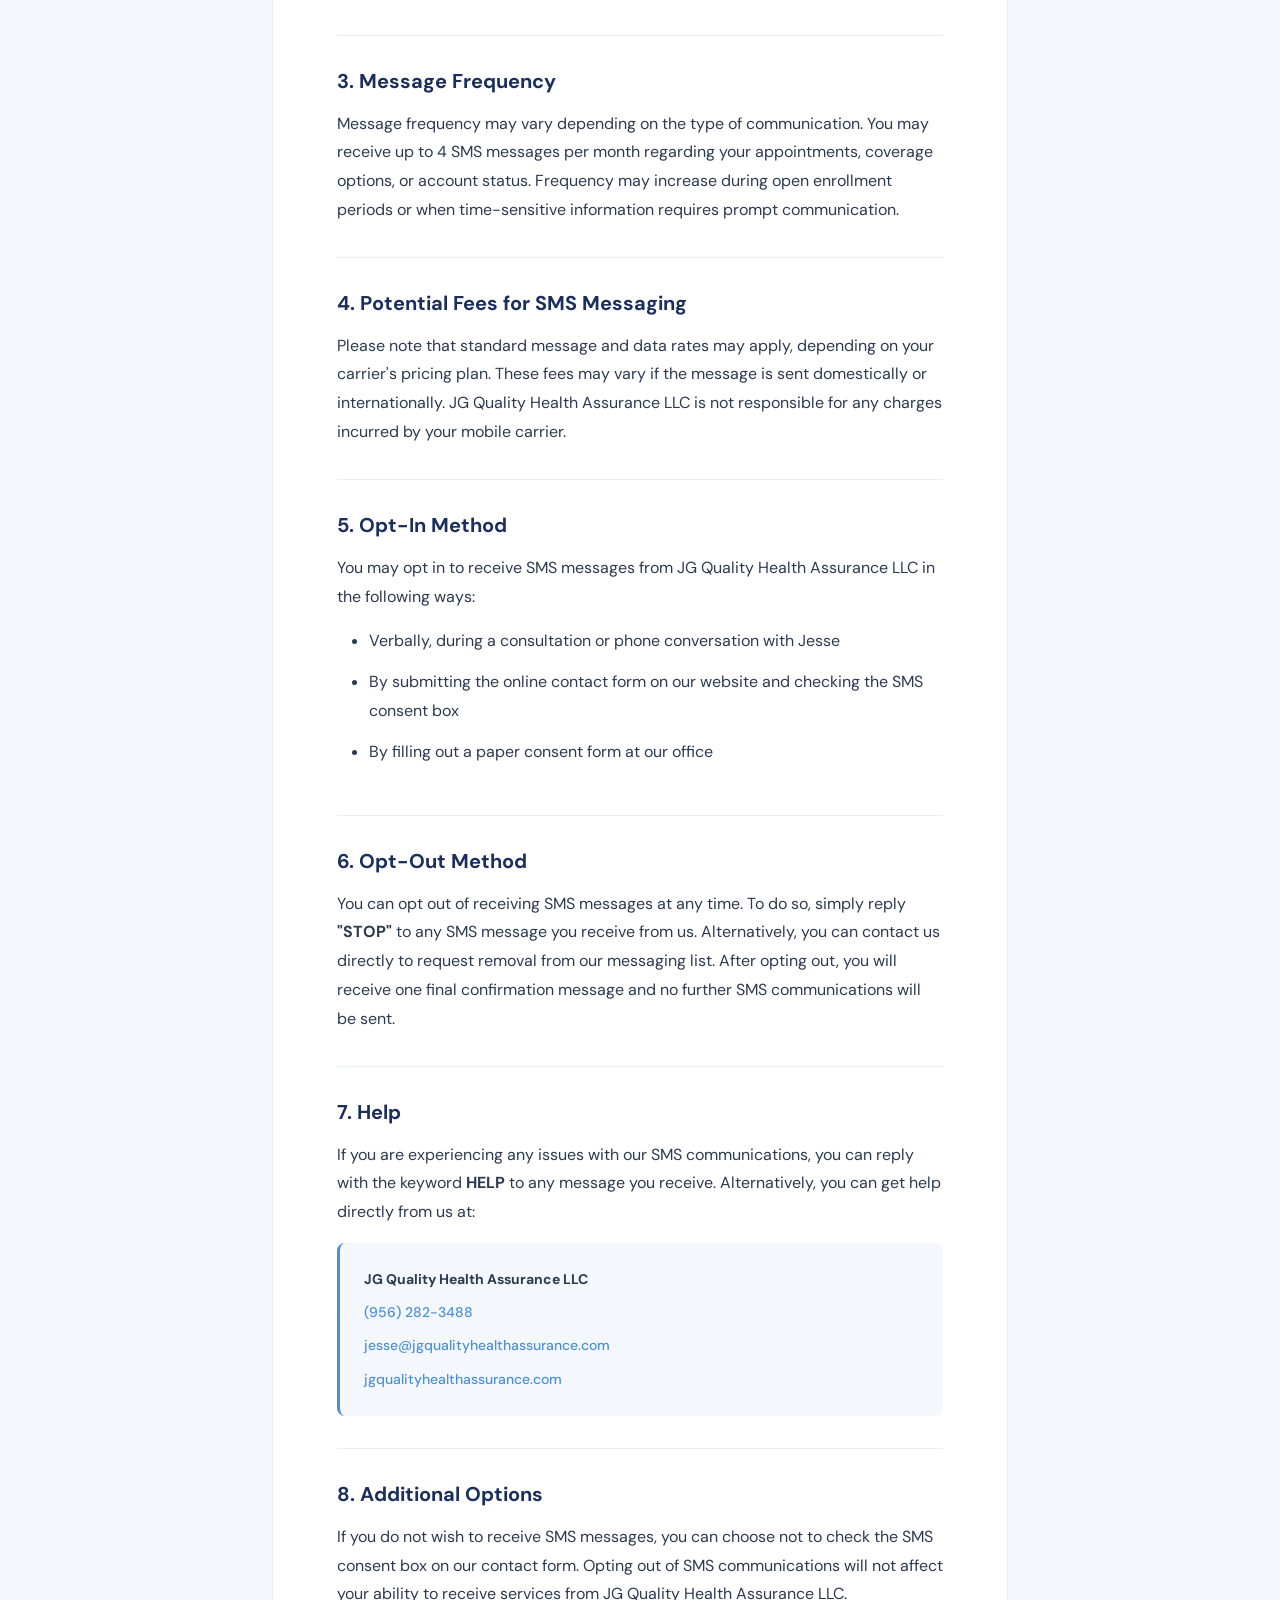
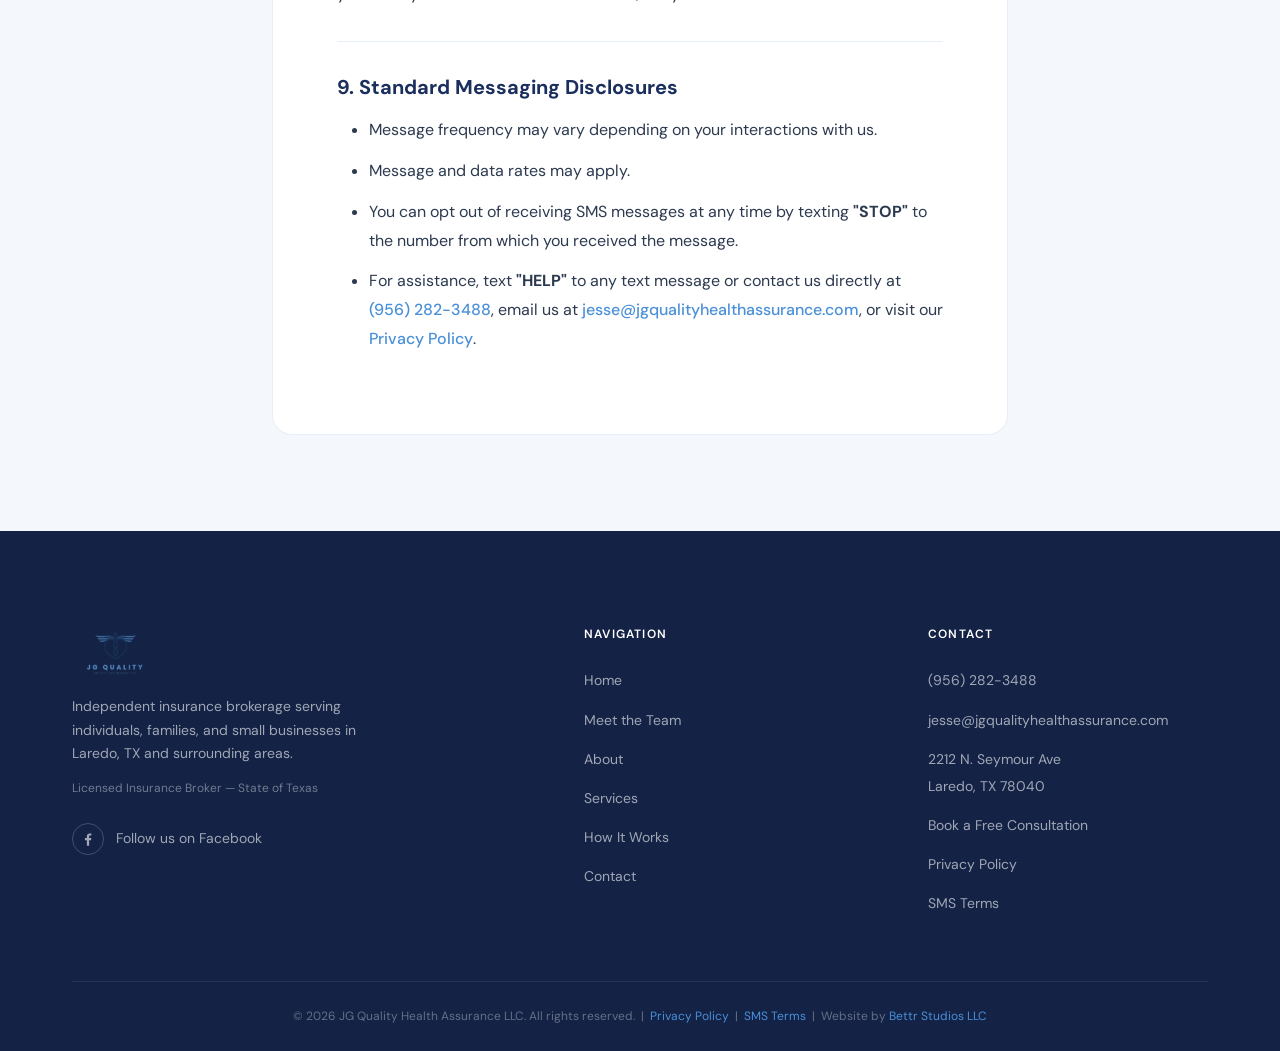
<file: sms-terms.html>
<!DOCTYPE html>
<html lang="en">
<head>
  <meta charset="UTF-8" />
  <meta name="viewport" content="width=device-width, initial-scale=1.0"/>
  <title>SMS Terms & Conditions | JG Quality Health Assurance LLC</title>
  <meta name="description" content="SMS Terms and Conditions for JG Quality Health Assurance LLC. Learn about our text messaging practices and how to opt in or out."/>
  <link rel="canonical" href="https://jgqualityhealthassurance.com/sms-terms.html" />
  <link rel="icon" href="/favicon.ico" sizes="any" />
  <link rel="icon" type="image/png" sizes="32x32" href="/assets/icons/favicon-32x32.png" />
  <link rel="apple-touch-icon" href="/assets/icons/apple-touch-icon.png" />

  <!-- Social sharing previews -->
  <meta property="og:type" content="website" />
  <meta property="og:site_name" content="JG Quality Health Assurance LLC" />
  <meta property="og:title" content="SMS Terms &amp; Conditions | JG Quality Health Assurance LLC" />
  <meta property="og:description" content="SMS Terms and Conditions for JG Quality Health Assurance LLC. Learn about our text messaging practices and how to opt in or out." />
  <meta property="og:url" content="https://jgqualityhealthassurance.com/sms-terms.html" />
  <meta property="og:image" content="https://jgqualityhealthassurance.com/assets/og-image.jpg" />
  <meta property="og:image:width" content="1200" />
  <meta property="og:image:height" content="630" />
  <meta name="twitter:card" content="summary_large_image" />

  <link rel="preconnect" href="https://fonts.googleapis.com" />
  <link rel="preconnect" href="https://fonts.gstatic.com" crossorigin />
  <link href="https://fonts.googleapis.com/css2?family=DM+Sans:wght@400;500;600&family=Playfair+Display:wght@600&display=swap" rel="stylesheet"/>
  <link rel="stylesheet" href="/css/jg-design-system.css?v=20261116" />
</head>

<body>

  <!-- ── Navbar ── -->
  <header class="navbar" id="navbar">
    <div class="navbar__inner">
      <a href="/index.html" class="navbar__logo" aria-label="JG Quality Health Assurance Home">
        <img src="/assets/logo/JG_LOGO_transparent.png" alt="JG Quality Health Assurance" />
      </a>
      <nav aria-label="Main navigation">
        <ul class="navbar__links">
          <li><a href="/biography.html">Meet the Team</a></li>
          <li><a href="/index.html#about">About</a></li>
          <li><a href="/services.html">Services</a></li>
          <li><a href="/index.html#how-it-works">How It Works</a></li>
          <li><a href="/contact.html">Contact</a></li>
        </ul>
      </nav>
      <a href="/contact.html#book" class="navbar__cta">
        <svg viewBox="0 0 16 16" fill="none" stroke="currentColor" stroke-width="2" stroke-linecap="round">
          <rect x="1" y="2" width="14" height="13" rx="2"/>
          <path d="M1 6h14M5 1v2M11 1v2"/>
        </svg>
        Book Free Consultation
      </a>
      <button class="navbar__hamburger" id="hamburger" aria-label="Toggle navigation menu" aria-expanded="false" aria-controls="mobile-menu">
        <span></span><span></span><span></span>
      </button>
    </div>
    <nav class="navbar__mobile" id="mobile-menu" aria-label="Mobile navigation">
        <a href="/index.html#about"           onclick="closeMenu()">About</a>
        <a href="/biography.html"  onclick="closeMenu()">Meet the Team</a>
        <a href="/services.html"   onclick="closeMenu()">Services</a>
        <a href="/index.html#how-it-works"    onclick="closeMenu()">How It Works</a>
        <a href="/contact.html"    onclick="closeMenu()">Contact</a>
        <a href="/index.html#book" class="navbar__cta" onclick="closeMenu()">
            Book Free Consultation
        </a>
    </nav>
  </header>

  <!-- ── Page Hero ── -->
  <section class="page-hero">
    <div class="container">
      <div class="page-hero__inner">
        <span class="section-label">Legal</span>
        <h1>SMS Terms & Conditions</h1>
        <p>Last Updated: June 19, 2026</p>
      </div>
    </div>
  </section>

  <!-- ── SMS Terms Content ── -->
  <section class="policy-content section--alt">
    <div class="container container--narrow">
      <div class="policy-body">

        <!-- Intro -->
        <p class="policy-intro">
          Welcome to JG Quality Health Assurance LLC. By accessing or using our services, including
          receiving SMS communications, you agree to comply with and be bound by these Terms and
          Conditions. If you do not agree with these terms, please do not engage with our SMS services.
        </p>

        <!-- Section 1 -->
        <div class="policy-section">
          <h2>1. SMS Consent Communication</h2>
          <p>
            The information (including phone numbers) obtained as part of the SMS consent process will
            not be shared with third parties for marketing purposes.
          </p>
          <div class="policy-section--highlight">
            <p>
              By providing your consent to receive SMS communications, you acknowledge and agree to
              receive text messages from JG Quality Health Assurance LLC at the phone number you provide.
              Information obtained as part of the SMS consent process will not be shared with third parties.
            </p>
          </div>
        </div>

        <!-- Section 2 -->
        <div class="policy-section">
          <h2>2. Types of SMS Communications</h2>
          <p>
            If you have consented to receive text messages, you may receive SMS communications related
            to the following:
          </p>
          <ul class="policy-list">
            <li>Appointment reminders and scheduling confirmations</li>
            <li>Follow-up messages regarding your insurance inquiry or coverage options</li>
            <li>Medicare, ACA, or Social Security planning updates relevant to your situation</li>
            <li>Enrollment period reminders and important deadline notifications</li>
            <li>General communications related to your insurance services with our office</li>
          </ul>
        </div>

        <!-- Section 3 -->
        <div class="policy-section">
          <h2>3. Message Frequency</h2>
          <p>
            Message frequency may vary depending on the type of communication. You may receive up to
            4 SMS messages per month regarding your appointments, coverage options, or account status.
            Frequency may increase during open enrollment periods or when time-sensitive information
            requires prompt communication.
          </p>
        </div>

        <!-- Section 4 -->
        <div class="policy-section">
          <h2>4. Potential Fees for SMS Messaging</h2>
          <p>
            Please note that standard message and data rates may apply, depending on your carrier's
            pricing plan. These fees may vary if the message is sent domestically or internationally.
            JG Quality Health Assurance LLC is not responsible for any charges incurred by your
            mobile carrier.
          </p>
        </div>

        <!-- Section 5 -->
        <div class="policy-section">
          <h2>5. Opt-In Method</h2>
          <p>
            You may opt in to receive SMS messages from JG Quality Health Assurance LLC in the
            following ways:
          </p>
          <ul class="policy-list">
            <li>Verbally, during a consultation or phone conversation with Jesse</li>
            <li>By submitting the online contact form on our website and checking the SMS consent box</li>
            <li>By filling out a paper consent form at our office</li>
          </ul>
        </div>

        <!-- Section 6 -->
        <div class="policy-section">
          <h2>6. Opt-Out Method</h2>
          <p>
            You can opt out of receiving SMS messages at any time. To do so, simply reply
            <strong>"STOP"</strong> to any SMS message you receive from us. Alternatively, you can
            contact us directly to request removal from our messaging list. After opting out, you
            will receive one final confirmation message and no further SMS communications will
            be sent.
          </p>
        </div>

        <!-- Section 7 -->
        <div class="policy-section">
          <h2>7. Help</h2>
          <p>
            If you are experiencing any issues with our SMS communications, you can reply with the
            keyword <strong>HELP</strong> to any message you receive. Alternatively, you can get
            help directly from us at:
          </p>
          <div class="policy-contact">
            <p><strong>JG Quality Health Assurance LLC</strong></p>
            <p><a href="tel:9562823488">(956) 282-3488</a></p>
            <p><a href="mailto:jesse@jgqualityhealthassurance.com">jesse@jgqualityhealthassurance.com</a></p>
            <p><a href="https://jgqualityhealthassurance.com">jgqualityhealthassurance.com</a></p>
          </div>
        </div>

        <!-- Section 8 -->
        <div class="policy-section">
          <h2>8. Additional Options</h2>
          <p>
            If you do not wish to receive SMS messages, you can choose not to check the SMS consent
            box on our contact form. Opting out of SMS communications will not affect your ability
            to receive services from JG Quality Health Assurance LLC.
          </p>
        </div>

        <!-- Section 9 — Standard Disclosures -->
        <div class="policy-section">
          <h2>9. Standard Messaging Disclosures</h2>
          <ul class="policy-list">
            <li>Message frequency may vary depending on your interactions with us.</li>
            <li>Message and data rates may apply.</li>
            <li>You can opt out of receiving SMS messages at any time by texting <strong>"STOP"</strong> to the number from which you received the message.</li>
            <li>For assistance, text <strong>"HELP"</strong> to any text message or contact us directly at <a href="tel:9562823488">(956) 282-3488</a>, email us at <a href="mailto:jesse@jgqualityhealthassurance.com">jesse@jgqualityhealthassurance.com</a>, or visit our <a href="/privacy-policy.html">Privacy Policy</a>.</li>
          </ul>
        </div>

      </div>
    </div>
  </section>

  <!-- ── Footer ── -->
 <footer class="footer">
    <div class="container">
      <div class="footer__inner">

        <!-- Col 1: Brand -->
        <div class="footer__brand">
          <div class="footer__logo">
            <img src="/assets/logo/JG_LOGO_transparent.png" alt="JG Quality Health Assurance" />
          </div>
          <p>
            Independent insurance brokerage serving individuals, families, and
            small businesses in Laredo, TX and surrounding areas.
          </p>
          <p class="footer__license">
            Licensed Insurance Broker — State of Texas
          </p>
          <div class="footer__social">
            <a href="https://www.facebook.com/profile.php?id=61561958540216" target="_blank" rel="noopener" aria-label="JG Quality Health Assurance on Facebook" class="footer__social-link">
              <svg viewBox="0 0 24 24" fill="currentColor" aria-hidden="true"><path d="M13.5 21v-7.5h2.53l.38-2.94H13.5V8.69c0-.85.24-1.43 1.46-1.43h1.56V4.63a20.9 20.9 0 00-2.27-.12c-2.25 0-3.79 1.37-3.79 3.89v2.17H7.92v2.94h2.54V21h3.04z"/></svg>
              <span>Follow us on Facebook</span>
            </a>
          </div>
        </div>

        <!-- Col 2: Navigation -->
        <div class="footer__nav">
          <h5>Navigation</h5>
          <ul>
            <li><a href="/index.html#home">Home</a></li>
            <li><a href="/biography.html">Meet the Team</a></li>
            <li><a href="/index.html#about">About</a></li>
            <li><a href="/services.html">Services</a></li>
            <li><a href="/index.html#how-it-works">How It Works</a></li>
            <li><a href="/contact.html">Contact</a></li>
          </ul>
        </div>

        <!-- Col 3: Contact -->
        <div class="footer__nav">
          <h5>Contact</h5>
          <ul>
            <li><a href="tel:9562823488">(956) 282-3488</a></li>
            <li><a href="mailto:jesse@jgqualityhealthassurance.com">jesse@jgqualityhealthassurance.com</a></li>
            <li><a href="https://www.google.com/maps/search/?api=1&amp;query=2212+N+Seymour+Ave+Laredo+TX+78040" target="_blank" rel="noopener">2212 N. Seymour Ave<br/>Laredo, TX 78040</a></li>
            <li><a href="/contact.html#book">Book a Free Consultation</a></li>
            <li><a href="/privacy-policy.html">Privacy Policy</a></li>
            <li><a href="/sms-terms.html">SMS Terms</a></li>
          </ul>
        </div>

      </div>

      <!-- Bottom bar -->
      <div class="footer__bottom">
        <p>
            &copy; 2026<span class="js-year-range"></span> JG Quality Health Assurance LLC. All rights reserved. &nbsp;|&nbsp;
            <a href="/privacy-policy.html">Privacy Policy</a> &nbsp;|&nbsp;
            <a href="/sms-terms.html">SMS Terms</a> &nbsp;|&nbsp;
            Website by <a href="https://bttrstudios.com" target="_blank" rel="noopener">Bettr Studios LLC</a>
        </p>
      </div>

    </div>
  </footer>

  <script src="/js/navbar.js?v=20261116"></script>
</body>
</html>
</file>
<file: css/jg-design-system.css>
/* ============================================================
   JG Quality Health Assurance — Design System
   Project: jgqualityhealthassurance.com
   Built by: Bettr Studios LLC
   ============================================================

   TABLE OF CONTENTS
   ---------------------------------------------------------
   1.  Google Fonts
   2.  CSS Variables
   3.  Reset & Base
   4.  Typography
   5.  Layout Helpers
   6.  Utilities
   7.  Buttons

   INDEX.HTML — in page order
   8.  Navbar
   9.  Hero
   10. Stats Bar
   11. Mission Banner
   12. Trust Bar
   13. About
   14. Services Preview
   15. Service Cards (shared)
   16. How It Works
   17. Booking
   18. Contact Slim
   19. Footer

   SERVICES.HTML
   20. Page Hero
   21. Services Full & CTA

   CONTACT.HTML
   22. Form Groups
   23. Contact Page

   GLOBAL RESPONSIVE
   24. 1024px
   25. 900px (navbar only)
   26. 768px
   27. 480px
   ============================================================ */


/* ============================================================
   1. GOOGLE FONTS
   ============================================================ */
/* Fonts are loaded via <link> in each page's <head> (non-blocking, preconnected).
   Do not add an @import here — it delays first render. */


/* ============================================================
   2. CSS VARIABLES
   ============================================================ */
:root {
  --color-caroline-blue: #4A90D9;
  --color-navy:          #1B2F5E;
  --color-navy-dark:     #132245;
  --color-white:         #FFFFFF;
  --color-off-white:     #F4F8FD;
  --color-light-gray:    #E8EEF6;
  --color-text-body:     #2C3A50;
  --color-text-muted:    #6B7A91;

  --font-heading: 'Playfair Display', Georgia, serif;
  --font-body:    'DM Sans', system-ui, sans-serif;

  --text-xs:   0.75rem;
  --text-sm:   0.875rem;
  --text-base: 1rem;
  --text-lg:   1.125rem;
  --text-xl:   1.25rem;
  --text-2xl:  1.5rem;
  --text-3xl:  1.875rem;
  --text-4xl:  2.25rem;
  --text-5xl:  3rem;

  --space-xs:  0.5rem;
  --space-sm:  0.75rem;
  --space-md:  1rem;
  --space-lg:  1.5rem;
  --space-xl:  2rem;
  --space-2xl: 3rem;
  --space-3xl: 4rem;
  --space-4xl: 6rem;

  --radius-sm:   4px;
  --radius-md:   8px;
  --radius-lg:   12px;
  --radius-xl:   20px;
  --radius-pill: 9999px;

  --shadow-sm: 0 1px 3px rgba(27, 47, 94, 0.08);
  --shadow-md: 0 4px 16px rgba(27, 47, 94, 0.10);
  --shadow-lg: 0 8px 32px rgba(27, 47, 94, 0.14);

  --transition-fast: 150ms ease;
  --transition-base: 250ms ease;
  --transition-slow: 400ms ease;

  --container-max:    1200px;
  --container-narrow: 800px;
  --section-padding:  var(--space-4xl) var(--space-xl);
}


/* ============================================================
   3. RESET & BASE
   ============================================================ */
*, *::before, *::after {
  box-sizing: border-box;
  margin: 0;
  padding: 0;
}

html {
  scroll-behavior: smooth;
  font-size: 16px;
}

body {
  font-family: var(--font-body);
  font-size: var(--text-base);
  line-height: 1.7;
  color: var(--color-text-body);
  background-color: var(--color-white);
  padding-top: 96px;
  -webkit-font-smoothing: antialiased;
}

img {
  max-width: 100%;
  display: block;
}

a {
  color: var(--color-caroline-blue);
  text-decoration: none;
  transition: color var(--transition-fast);
}

a:hover {
  color: var(--color-navy);
}


/* ============================================================
   4. TYPOGRAPHY
   ============================================================ */
h1, h2, h3 {
  font-family: var(--font-heading);
  color: var(--color-navy);
  line-height: 1.2;
}

h4, h5, h6 {
  font-family: var(--font-body);
  font-weight: 600;
  color: var(--color-navy);
  line-height: 1.3;
}

h1 { font-size: var(--text-5xl); }
h2 { font-size: var(--text-4xl); }
h3 { font-size: var(--text-3xl); }
h4 { font-size: var(--text-xl);  }
h5 { font-size: var(--text-lg);  }
h6 { font-size: var(--text-base);}

p {
  font-size: var(--text-base);
  line-height: 1.75;
  color: var(--color-text-body);
}

.text-muted  { color: var(--color-text-muted); }
.text-center { text-align: center; }
.text-white  { color: var(--color-white); }

.section-label {
  display: inline-block;
  font-size: var(--text-xs);
  font-weight: 600;
  letter-spacing: 0.12em;
  text-transform: uppercase;
  color: var(--color-caroline-blue);
  margin-bottom: var(--space-sm);
}

.section-heading {
  margin-bottom: var(--space-2xl);
}

.section-heading h2 {
  margin-bottom: var(--space-sm);
}

.section-heading p {
  font-size: var(--text-lg);
  color: var(--color-text-muted);
  max-width: 600px;
}

.section-heading.text-center p {
  margin-inline: auto;
}


/* ============================================================
   5. LAYOUT HELPERS
   ============================================================ */
.container {
  width: 100%;
  max-width: var(--container-max);
  margin-inline: auto;
  padding-inline: var(--space-xl);
}

.container--narrow {
  max-width: var(--container-narrow);
}

section {
  padding: var(--section-padding);
}

.section--alt  { background-color: var(--color-off-white); }
.section--dark { background-color: var(--color-navy); color: var(--color-white); }

.section--dark h2,
.section--dark h3,
.section--dark h4,
.section--dark p {
  color: var(--color-white);
}

.grid-2 {
  display: grid;
  grid-template-columns: repeat(2, 1fr);
  gap: var(--space-xl);
  align-items: center;
}

.grid-3 {
  display: grid;
  grid-template-columns: repeat(3, 1fr);
  gap: var(--space-lg);
}
#retirement .grid-3{
  grid-template-columns: repeat(2, 1fr);
}

/* ── Optional background image overlays ── */
.section-bg--desk {
  position: relative;
}

.section-bg--desk::before {
  content: '';
  position: absolute;
  inset: 0;
  background-image: url('/assets/pictures/hero-bg.jpg');
  background-size: cover;
  background-position: center;
  filter: blur(2px) brightness(0.3);
  transform: scale(1.05);
  z-index: 0;
}

.section-bg--consult {
  position: relative;
}

.section-bg--consult::before {
  content: '';
  position: absolute;
  inset: 0;
  background-image: url('/assets/pictures/pexels-cottonbro-4098374.jpg');
  background-size: cover;
  background-position: center 20%;
  filter: blur(2px) brightness(0.3);
  transform: scale(1.05);
  z-index: 0;
}

/* Ensure content sits above the bg on any section using these classes */
.section-bg--desk > *,
.section-bg--consult > * {
  position: relative;
  z-index: 1;
}


/* ============================================================
   6. UTILITIES
   ============================================================ */
.divider {
  width: 60px;
  height: 3px;
  background-color: var(--color-caroline-blue);
  border-radius: var(--radius-pill);
  margin: var(--space-md) 0 var(--space-lg);
}

.divider--center {
  margin-inline: auto;
}


/* ============================================================
   7. BUTTONS
   ============================================================ */
.btn {
  display: inline-flex;
  align-items: center;
  gap: var(--space-xs);
  font-family: var(--font-body);
  font-size: var(--text-base);
  font-weight: 600;
  padding: 0.75rem 1.75rem;
  border-radius: var(--radius-md);
  border: 2px solid transparent;
  cursor: pointer;
  text-decoration: none;
  transition: all var(--transition-base);
  white-space: nowrap;
}

.btn--primary {
  background-color: var(--color-caroline-blue);
  color: var(--color-white);
  border-color: var(--color-caroline-blue);
}
.btn--primary:hover {
  background-color: #3a7dc4;
  border-color: #3a7dc4;
  color: var(--color-white);
  transform: translateY(-1px);
  box-shadow: var(--shadow-md);
}

.btn--secondary {
  background-color: transparent;
  color: var(--color-navy);
  border-color: var(--color-navy);
}
.btn--secondary:hover {
  background-color: var(--color-navy);
  color: var(--color-white);
}

.btn--ghost {
  background-color: transparent;
  color: var(--color-white);
  border-color: var(--color-white);
}
.btn--ghost:hover {
  background-color: var(--color-white);
  color: var(--color-navy);
}

.btn--lg {
  font-size: var(--text-lg);
  padding: 1rem 2.25rem;
}


/* ============================================================
   8. NAVBAR
   ============================================================ */
.navbar {
  position: fixed;
  top: 0; left: 0; right: 0;
  z-index: 1000;
  background-color: var(--color-white);
  border-bottom: 1px solid var(--color-light-gray);
  padding: var(--space-sm) 0;
  transition: box-shadow var(--transition-base), border-color var(--transition-base);
}

.navbar.scrolled {
  box-shadow: var(--shadow-md);
  border-color: transparent;
}

.navbar__inner {
  max-width: 1600px;
  margin-inline: auto;
  padding: 0 2rem;
  height: 76px;
  display: flex;
  align-items: center;
  justify-content: space-between;
  gap: 2rem;
}

.navbar__logo img {
  height: 60px;
  width: auto;
}

.navbar__links {
  display: flex;
  list-style: none;
  gap: var(--space-xl);
}

.navbar__links a {
  font-size: var(--text-sm);
  font-weight: 500;
  color: var(--color-text-body);
  padding: 0.5rem 0.875rem;
  border-radius: 6px;
  transition: color var(--transition-fast), background var(--transition-fast);
}

.navbar__links a:hover {
  color: var(--color-caroline-blue);
  background: rgba(74, 144, 217, 0.07);
}

.navbar__links a.active {
  color: var(--color-navy);
  font-weight: 600;
}

.navbar__cta {
  display: inline-flex;
  align-items: center;
  gap: 0.375rem;
  padding: 0.6rem 1.25rem;
  font-family: var(--font-body);
  font-size: var(--text-sm);
  font-weight: 600;
  color: var(--color-white);
  background: var(--color-caroline-blue);
  border: 2px solid var(--color-caroline-blue);
  border-radius: var(--radius-md);
  text-decoration: none;
  cursor: pointer;
  transition: all var(--transition-base);
  white-space: nowrap;
  flex-shrink: 0;
}

.navbar__cta:hover {
  background: var(--color-navy);
  border-color: var(--color-navy);
  color: var(--color-white);
  transform: translateY(-1px);
  box-shadow: 0 4px 12px rgba(27, 47, 94, 0.2);
}

.navbar__cta svg {
  width: 14px;
  height: 14px;
  flex-shrink: 0;
}

.navbar__hamburger {
  display: none;
  flex-direction: column;
  justify-content: center;
  gap: 5px;
  width: 40px;
  height: 40px;
  padding: 8px;
  background: none;
  border: 1px solid var(--color-light-gray);
  border-radius: 8px;
  cursor: pointer;
  transition: border-color var(--transition-base);
  flex-shrink: 0;
}

.navbar__hamburger:hover { border-color: var(--color-caroline-blue); }

.navbar__hamburger span {
  display: block;
  width: 100%;
  height: 2px;
  background: var(--color-navy);
  border-radius: 2px;
  transition: transform var(--transition-base), opacity var(--transition-base);
  transform-origin: center;
}

.navbar__hamburger[aria-expanded="true"] span:nth-child(1) { transform: translateY(7px) rotate(45deg); }
.navbar__hamburger[aria-expanded="true"] span:nth-child(2) { opacity: 0; transform: scaleX(0); }
.navbar__hamburger[aria-expanded="true"] span:nth-child(3) { transform: translateY(-7px) rotate(-45deg); }

.navbar__mobile {
  display: none;
  flex-direction: column;
  background: var(--color-white);
  border-top: 1px solid var(--color-light-gray);
  padding: 1rem 2rem 1.5rem;
  gap: 0.25rem;
  max-height: 0;
  overflow: hidden;
  opacity: 0;
  transition: max-height 350ms ease, opacity 250ms ease;
}

.navbar__mobile.open {
  display: flex;
  max-height: 400px;
  opacity: 1;
}

.navbar__mobile a {
  display: block;
  padding: 0.75rem 0.5rem;
  font-size: 15px;
  font-weight: 500;
  color: var(--color-text-body);
  text-decoration: none;
  border-bottom: 1px solid var(--color-light-gray);
  transition: color var(--transition-base);
}

.navbar__mobile a:last-of-type { border-bottom: none; }
.navbar__mobile a:hover { color: var(--color-caroline-blue); }

.navbar__mobile .navbar__cta {
  margin-top: 1rem;
  justify-content: center;
  width: 100%;
}


/* ============================================================
   9. HERO
   ============================================================ */
.hero {
  position: relative;
  min-height: calc(100vh - 96px);
  display: flex;
  align-items: center;
  overflow: hidden;
  padding: var(--space-4xl) 0;
}

.hero__bg {
  position: absolute;
  inset: 0;
  background-image: url('/assets/pictures/hero-bg2.jpg');
  background-size: cover;
  background-position: center 30%;
  filter: blur(3px) brightness(0.35);
  transform: scale(1.05);
  z-index: 0;
}

.hero .container {
  position: relative;
  z-index: 1;
}

.hero__content {
  display: grid;
  grid-template-columns: 1fr 420px;
  gap: var(--space-3xl);
  align-items: center;
}

.hero__text { color: var(--color-white); }

.hero__eyebrow {
  display: inline-block;
  font-size: var(--text-xs);
  font-weight: 600;
  letter-spacing: 0.14em;
  text-transform: uppercase;
  color: var(--color-caroline-blue);
  background: rgba(74, 144, 217, 0.15);
  border: 1px solid rgba(74, 144, 217, 0.3);
  padding: 0.35rem 0.875rem;
  border-radius: var(--radius-pill);
  margin-bottom: var(--space-lg);
}

.hero__text h1 {
  font-size: clamp(2.25rem, 4.5vw, 3.5rem);
  color: var(--color-white);
  margin-bottom: var(--space-lg);
  line-height: 1.15;
}

.hero__text h1 em {
  font-style: italic;
  color: var(--color-caroline-blue);
}

.hero__text > p {
  font-size: var(--text-lg);
  color: rgba(255, 255, 255, 0.8);
  max-width: 520px;
  margin-bottom: var(--space-xl);
  line-height: 1.7;
}

.hero__badges {
  display: flex;
  gap: var(--space-md);
  flex-wrap: wrap;
  margin-bottom: var(--space-xl);
}

.hero__badge {
  display: flex;
  align-items: center;
  gap: 0.375rem;
  font-size: var(--text-sm);
  font-weight: 500;
  color: rgba(255, 255, 255, 0.85);
}

.hero__badge svg {
  width: 16px;
  height: 16px;
  color: var(--color-caroline-blue);
  flex-shrink: 0;
}

.hero__ctas {
  display: flex;
  gap: var(--space-md);
  flex-wrap: wrap;
}

.hero__card { position: relative; }

.hero__card-inner {
  background: var(--color-white);
  border-radius: var(--radius-xl);
  overflow: hidden;
  box-shadow: 0 24px 64px rgba(0, 0, 0, 0.35);
}

.hero__headshot-img {
  width: 100%;
  height: 340px;
  object-fit: cover;
  object-position: center 10%;
  display: block;
}

.hero__card-body { padding: var(--space-xl); }

.hero__card-name {
  font-family: var(--font-heading);
  font-size: var(--text-xl);
  font-weight: 600;
  color: var(--color-navy);
  margin-bottom: 0.25rem;
  line-height: 1.2;
}

.hero__card-title {
  font-size: var(--text-sm);
  color: var(--color-text-muted);
  line-height: 1.4;
}

.hero__card-divider {
  width: 100%;
  height: 1px;
  background: var(--color-light-gray);
  margin: var(--space-md) 0;
}

.hero__card-stats {
  display: flex;
  align-items: center;
  gap: var(--space-md);
  margin-bottom: var(--space-lg);
}

.hero__stat {
  flex: 1;
  display: flex;
  flex-direction: column;
  align-items: center;
  text-align: center;
}

.hero__stat-number {
  font-size: var(--text-xl);
  font-weight: 700;
  color: var(--color-navy);
  line-height: 1;
  margin-bottom: 0.25rem;
}

.hero__stat-label {
  font-size: 11px;
  font-weight: 500;
  color: var(--color-text-muted);
  text-transform: uppercase;
  letter-spacing: 0.06em;
}

.hero__stat-sep {
  width: 1px;
  height: 32px;
  background: var(--color-light-gray);
  flex-shrink: 0;
}

.hero__card-phone {
  display: flex;
  align-items: center;
  justify-content: center;
  gap: 0.5rem;
  width: 100%;
  padding: 0.75rem;
  background: var(--color-off-white);
  border: 1px solid var(--color-light-gray);
  border-radius: var(--radius-md);
  font-size: var(--text-base);
  font-weight: 600;
  color: var(--color-navy);
  text-decoration: none;
  transition: all var(--transition-base);
}

.hero__card-phone:hover {
  background: var(--color-caroline-blue);
  border-color: var(--color-caroline-blue);
  color: var(--color-white);
}


/* ============================================================
   10. STATS BAR
   ============================================================ */
.stats-bar {
  background-color: var(--color-white);
  padding: var(--space-3xl) 0;
  border-top: 1px solid var(--color-light-gray);
  border-bottom: 1px solid var(--color-light-gray);
}

.stats-bar__inner {
  display: flex;
  align-items: center;
  justify-content: center;
  gap: var(--space-3xl);
  flex-wrap: wrap;
}

.stats-bar__item {
  display: flex;
  flex-direction: column;
  align-items: center;
  text-align: center;
  gap: 0.375rem;
}

.stats-bar__number {
  font-family: var(--font-heading);
  font-size: var(--text-4xl);
  font-weight: 600;
  color: var(--color-navy);
  line-height: 1;
}

.stats-bar__label {
  font-size: var(--text-sm);
  font-weight: 500;
  color: var(--color-text-muted);
  max-width: 140px;
  line-height: 1.4;
  text-align: center;
}

.stats-bar__sep {
  width: 1px;
  height: 56px;
  background: var(--color-light-gray);
  flex-shrink: 0;
}


/* ============================================================
   11. MISSION BANNER
   ============================================================ */
.mission-banner {
  background-color: var(--color-navy);
  padding: var(--space-4xl) 0;
  position: relative;
  overflow: hidden;
}

.mission-banner::before {
  content: '';
  position: absolute;
  inset: 0;
  background: radial-gradient(ellipse at 20% 50%, rgba(74, 144, 217, 0.12) 0%, transparent 60%),
              radial-gradient(ellipse at 80% 50%, rgba(74, 144, 217, 0.08) 0%, transparent 60%);
  pointer-events: none;
}

.mission-banner__inner {
  position: relative;
  z-index: 1;
  display: flex;
  flex-direction: column;
  align-items: center;
  text-align: center;
}

.mission-banner__quote-mark {
  font-family: var(--font-heading);
  font-size: 120px;
  line-height: 0.6;
  color: var(--color-caroline-blue);
  opacity: 0.4;
  margin-bottom: var(--space-lg);
  user-select: none;
}

.mission-banner__quote {
  font-family: var(--font-heading);
  font-size: clamp(1.25rem, 2.5vw, 1.75rem);
  font-weight: 600;
  font-style: italic;
  color: var(--color-white);
  line-height: 1.6;
  max-width: 720px;
  margin-bottom: var(--space-xl);
}

.mission-banner__attr {
  display: flex;
  align-items: center;
  gap: var(--space-lg);
  width: 100%;
  max-width: 640px;
}

.mission-banner__line {
  flex: 1;
  height: 1px;
  background: rgba(255, 255, 255, 0.2);
}

.mission-banner__attr span {
  font-size: var(--text-sm);
  font-weight: 500;
  color: rgba(255, 255, 255, 0.6);
  white-space: nowrap;
  flex-shrink: 0;
}


/* ============================================================
   12. TRUST BAR
   ============================================================ */
.trust-bar {
  background-color: var(--color-navy);
  padding: var(--space-lg) 0;
  border-bottom: 1px solid rgba(255, 255, 255, 0.06);
}

.trust-bar__inner {
  display: flex;
  align-items: center;
  justify-content: center;
  gap: var(--space-xl);
  flex-wrap: wrap;
}

.trust-badge {
  display: flex;
  align-items: center;
  gap: var(--space-xs);
  color: rgba(255, 255, 255, 0.85);
  font-size: var(--text-sm);
  font-weight: 500;
  white-space: nowrap;
}

.trust-badge__icon {
  width: 18px;
  height: 18px;
  color: var(--color-caroline-blue);
  flex-shrink: 0;
}

.trust-bar__sep {
  width: 1px;
  height: 20px;
  background: rgba(255, 255, 255, 0.15);
  flex-shrink: 0;
}

/* ============================================================
   12.5 CARRIER TICKER
   ============================================================ */

/* ── Section ──────────────────────────────────────────────── */
.carrier-ticker {
  background-color: var(--color-white);
  padding: var(--space-3xl) 0;
  border-top: 1px solid var(--color-light-gray);
  border-bottom: 1px solid var(--color-light-gray);
  overflow: hidden;
}

.carrier-ticker__header {
  text-align: center;
  margin-bottom: var(--space-2xl);
  padding: 0 var(--space-xl);
}

.carrier-ticker__header p {
  font-size: var(--text-sm);
  color: var(--color-text-muted);
  max-width: 480px;
  margin-inline: auto;
  margin-top: var(--space-xs);
}

/* ── Track wrapper — clips overflow and holds fade edges ── */
.carrier-ticker__track-wrap {
  position: relative;
  width: 100%;
  overflow: hidden;
}

/* Fade edges left and right */
.carrier-ticker__fade {
  position: absolute;
  top: 0;
  bottom: 0;
  width: 120px;
  z-index: 2;
  pointer-events: none;
}

.carrier-ticker__fade--left {
  left: 0;
  background: linear-gradient(to right, var(--color-white) 0%, transparent 100%);
}

.carrier-ticker__fade--right {
  right: 0;
  background: linear-gradient(to left, var(--color-white) 0%, transparent 100%);
}

/* ── Scrolling track ──────────────────────────────────────── */
.carrier-ticker__track {
  display: flex;
  align-items: center;
  gap: var(--space-3xl);
  width: max-content;

  /* Infinite scroll animation */
  animation: ticker-scroll 35s linear infinite;
}

/* Slow down on hover */
.carrier-ticker__track:hover {
  animation-play-state: paused;
}

/* ── Individual logo item ─────────────────────────────────── */
.carrier-ticker__item {
  display: flex;
  align-items: center;
  justify-content: center;
  flex-shrink: 0;
  padding: var(--space-sm) var(--space-md);
  filter: grayscale(100%);
  opacity: 0.55;
  transition: filter var(--transition-base), opacity var(--transition-base);
}

.carrier-ticker__item:hover {
  filter: grayscale(0%);
  opacity: 1;
}

.carrier-ticker__item img {
  height: 65px;
  width: auto;
  max-width: 180px;
  object-fit: contain;
  display: block;
}

/* ── Keyframe animation ───────────────────────────────────── */
@keyframes ticker-scroll {
  0% {
    transform: translateX(0);
  }
  100% {
    /* Moves exactly half the track width — where the duplicate set begins */
    transform: translateX(-50%);
  }
}

/* ── Responsive ───────────────────────────────────────────── */
@media (max-width: 768px) {
  .carrier-ticker__item img {
    height: 48px;
    max-width: 140px;
  }

  .carrier-ticker__track {
    gap: var(--space-2xl);
    /* Slightly faster on mobile since screen is narrower */
    animation-duration: 25s;
  }

  .carrier-ticker__fade {
    width: 60px;
  }
}

/* Respect reduced motion preference */
@media (prefers-reduced-motion: reduce) {
  .carrier-ticker__track {
    animation: none;
    flex-wrap: wrap;
    width: 100%;
    justify-content: center;
    padding: 0 var(--space-xl);
  }
}

/* ============================================================
   13. ABOUT
   ============================================================ */
.about { padding: var(--space-4xl) 0; }

.about__grid {
  display: grid;
  grid-template-columns: 1fr 1.1fr;
  gap: var(--space-4xl);
  align-items: center;
}

.about__image-col { position: relative; }

.about__image-wrap {
  position: relative;
  display: inline-block;
  width: 100%;
}

.about__photo {
  width: 100%;
  max-width: 460px;
  height: 560px;
  object-fit: cover;
  object-position: center 15%;
  border-radius: var(--radius-xl);
  display: block;
  box-shadow: var(--shadow-lg);
}

.about__cred-card {
  position: absolute;
  bottom: -20px;
  right: -20px;
  background: var(--color-white);
  border-radius: var(--radius-lg);
  padding: var(--space-md) var(--space-lg);
  box-shadow: var(--shadow-lg);
  display: flex;
  align-items: center;
  gap: var(--space-md);
  border: 1px solid var(--color-light-gray);
  max-width: 280px;
}

.about__cred-icon {
  width: 44px;
  height: 44px;
  background: rgba(74, 144, 217, 0.1);
  border-radius: var(--radius-md);
  display: flex;
  align-items: center;
  justify-content: center;
  color: var(--color-caroline-blue);
  flex-shrink: 0;
}

.about__cred-icon svg { width: 22px; height: 22px; }

.about__cred-title {
  font-size: var(--text-sm);
  font-weight: 700;
  color: var(--color-navy);
  margin-bottom: 0.1rem;
  line-height: 1.2;
}

.about__cred-sub {
  font-size: var(--text-xs);
  color: var(--color-text-muted);
  line-height: 1.3;
}

.about__content h2 { margin-bottom: 0; line-height: 1.2; }

.about__content p {
  color: var(--color-text-body);
  margin-bottom: var(--space-md);
  line-height: 1.75;
}

.about__content p em {
  font-style: italic;
  color: var(--color-navy);
  font-weight: 600;
}

.about__credentials {
  display: flex;
  flex-direction: column;
  gap: var(--space-sm);
  margin: var(--space-xl) 0;
  padding: var(--space-lg);
  background: var(--color-white);
  border-radius: var(--radius-lg);
  border: 1px solid var(--color-light-gray);
}

.about__credential {
  display: flex;
  align-items: center;
  gap: var(--space-sm);
  font-size: var(--text-sm);
  font-weight: 500;
  color: var(--color-text-body);
}

.about__credential svg {
  width: 16px;
  height: 16px;
  color: var(--color-caroline-blue);
  flex-shrink: 0;
}

.about__ctas {
  display: flex;
  gap: var(--space-md);
  flex-wrap: wrap;
}


/* ============================================================
   14. SERVICES PREVIEW (homepage)
   ============================================================ */
.services-preview { padding: var(--space-4xl) 0; }

.services-preview__grid {
  display: grid;
  grid-template-columns: repeat(3, 1fr);
  gap: var(--space-lg);
  margin-bottom: var(--space-2xl);
}


.services-preview__cta {
  display: flex;
  flex-direction: column;
  align-items: center;
  gap: var(--space-md);
  text-align: center;
  padding-top: var(--space-lg);
  border-top: 1px solid var(--color-light-gray);
}

.services-preview__cta p {
  color: var(--color-text-muted);
  font-size: var(--text-base);
  max-width: 480px;
}


/* ============================================================
   15. SERVICE CARDS (shared — index + services page)
   ============================================================ */
.service-card {
  background-color: var(--color-white);
  border: 1px solid var(--color-light-gray);
  border-radius: var(--radius-lg);
  padding: var(--space-xl);
  transition: all var(--transition-base);
}

.service-card:hover {
  border-color: var(--color-caroline-blue);
  box-shadow: var(--shadow-md);
  transform: translateY(-3px);
}

.service-card__icon {
  width: 48px;
  height: 48px;
  background-color: var(--color-off-white);
  border-radius: var(--radius-md);
  display: flex;
  align-items: center;
  justify-content: center;
  margin-bottom: var(--space-md);
  color: var(--color-caroline-blue);
}

.service-card h4 {
  font-size: var(--text-base);
  font-weight: 600;
  margin-bottom: var(--space-xs);
  color: var(--color-navy);
}

.service-card p {
  font-size: var(--text-sm);
  color: var(--color-text-muted);
  line-height: 1.6;
}

.service-card--full p {
  font-size: var(--text-sm);
  line-height: 1.75;
  color: var(--color-text-muted);
  margin-top: var(--space-xs);
}


/* ============================================================
   16. HOW IT WORKS
   ============================================================ */
.how-it-works {
  padding: var(--space-4xl) 0;
  background: var(--color-white);
}

.steps {
  display: flex;
  align-items: center;
  justify-content: center;
  gap: 0;
  margin-top: var(--space-2xl);
}

.step {
  flex: 1;
  max-width: 280px;
  text-align: center;
  padding: var(--space-xl);
}

.step__number {
  width: 60px;
  height: 60px;
  background: var(--color-caroline-blue);
  color: var(--color-white);
  border-radius: 50%;
  display: flex;
  align-items: center;
  justify-content: center;
  font-size: var(--text-xl);
  font-weight: 700;
  margin: 0 auto var(--space-lg);
  box-shadow: 0 4px 16px rgba(74, 144, 217, 0.35);
}

.step h4 {
  font-size: var(--text-lg);
  margin-bottom: var(--space-sm);
  color: var(--color-navy);
}

.step p {
  font-size: var(--text-sm);
  color: var(--color-text-muted);
  line-height: 1.7;
}

.step__connector {
  flex-shrink: 0;
  color: var(--color-light-gray);
  margin-bottom: var(--space-2xl);
}

.step__connector svg { width: 40px; height: 24px; }


/* ============================================================
   17. BOOKING
   ============================================================ */
.booking { padding: var(--space-4xl) 0; }

.booking__inner {
  display: grid;
  grid-template-columns: 1fr 1fr;
  gap: var(--space-4xl);
  align-items: center;
}

.booking__content .section-label { color: var(--color-caroline-blue); }
.booking__content h2 { color: var(--color-white); margin-top: var(--space-sm); }
.booking__content .divider { background-color: var(--color-caroline-blue); }

.booking__content > p {
  color: rgba(255, 255, 255, 0.75);
  font-size: var(--text-lg);
  line-height: 1.7;
  margin-bottom: var(--space-xl);
}

.booking__details {
  display: flex;
  flex-direction: column;
  gap: var(--space-lg);
  margin-bottom: var(--space-xl);
}

.booking__detail {
  display: flex;
  align-items: flex-start;
  gap: var(--space-md);
}

.booking__detail svg {
  width: 20px;
  height: 20px;
  color: var(--color-caroline-blue);
  flex-shrink: 0;
  margin-top: 2px;
}

.booking__detail div { display: flex; flex-direction: column; gap: 0.2rem; }
.booking__detail strong { font-size: var(--text-sm); font-weight: 600; color: var(--color-white); }
.booking__detail span  { font-size: var(--text-sm); color: rgba(255, 255, 255, 0.6); }

.booking__cta {
  display: flex;
  flex-direction: column;
  align-items: flex-start;
  gap: var(--space-sm);
}

.booking__cta-note {
  font-size: var(--text-xs);
  color: rgba(255, 255, 255, 0.45);
  margin: 0;
}

.booking__visual {
  display: flex;
  align-items: center;
  justify-content: center;
}

.booking__visual-inner {
  background: var(--color-white);
  border-radius: var(--radius-xl);
  padding: var(--space-2xl);
  width: 100%;
  max-width: 420px;
  text-align: center;
  box-shadow: 0 24px 64px rgba(0, 0, 0, 0.3);
}

.booking__visual-logo {
  height: 60px;
  width: auto;
  margin: 0 auto var(--space-md);
}

.booking__visual-inner h3 {
  font-size: var(--text-base);
  font-weight: 700;
  color: var(--color-navy);
  margin-bottom: 0.25rem;
  line-height: 1.3;
}

.booking__visual-inner > p {
  font-size: var(--text-sm);
  color: var(--color-text-muted);
  margin-bottom: 0;
}

.booking__visual-divider {
  width: 100%;
  height: 1px;
  background: var(--color-light-gray);
  margin: var(--space-lg) 0;
}

.booking__visual-types {
  display: flex;
  flex-direction: column;
  gap: var(--space-md);
  margin-bottom: var(--space-xl);
  text-align: left;
}

.booking__type {
  display: flex;
  align-items: flex-start;
  gap: var(--space-md);
}

.booking__type-dot {
  width: 12px;
  height: 12px;
  border-radius: 50%;
  background: var(--color-caroline-blue);
  flex-shrink: 0;
  margin-top: 4px;
}

.booking__type-dot--lg { background: var(--color-navy); }

.booking__type div { display: flex; flex-direction: column; gap: 0.2rem; }
.booking__type strong { font-size: var(--text-sm); font-weight: 600; color: var(--color-navy); }
.booking__type span   { font-size: var(--text-xs); color: var(--color-text-muted); line-height: 1.5; }

.booking__visual-btn {
  display: inline-flex;
  align-items: center;
  justify-content: center;
  width: 100%;
  padding: 0.75rem 1.5rem;
  background: var(--color-caroline-blue);
  color: var(--color-white);
  border-radius: var(--radius-md);
  font-size: var(--text-sm);
  font-weight: 600;
  text-decoration: none;
  transition: all var(--transition-base);
}

.booking__visual-btn:hover {
  background: var(--color-navy);
  color: var(--color-white);
  transform: translateY(-1px);
  box-shadow: var(--shadow-md);
}


/* ============================================================
   18. CONTACT SLIM
   ============================================================ */
.contact-slim {
  padding: var(--space-4xl) 0;
  background: var(--color-off-white);
}

.contact-slim__inner {
  display: grid;
  grid-template-columns: 1fr 1.2fr;
  gap: var(--space-4xl);
  align-items: center;
}

.contact-slim__content h2 { margin-top: var(--space-sm); }

.contact-slim__content p {
  color: var(--color-text-muted);
  margin-bottom: var(--space-xl);
  line-height: 1.75;
}

.contact-slim__details {
  display: flex;
  flex-direction: column;
  gap: var(--space-md);
}

.contact-slim__item {
  display: flex;
  align-items: center;
  gap: var(--space-md);
  padding: var(--space-lg);
  background: var(--color-white);
  border: 1px solid var(--color-light-gray);
  border-radius: var(--radius-lg);
  text-decoration: none;
  transition: all var(--transition-base);
}

a.contact-slim__item:hover {
  border-color: var(--color-caroline-blue);
  box-shadow: var(--shadow-sm);
  transform: translateX(4px);
}

.contact-slim__icon {
  width: 44px;
  height: 44px;
  background: rgba(74, 144, 217, 0.1);
  border-radius: var(--radius-md);
  display: flex;
  align-items: center;
  justify-content: center;
  color: var(--color-caroline-blue);
  flex-shrink: 0;
}

.contact-slim__icon svg { width: 20px; height: 20px; }

.contact-slim__item > div { display: flex; flex-direction: column; gap: 0.2rem; }

.contact-slim__label {
  font-size: var(--text-xs);
  font-weight: 600;
  letter-spacing: 0.08em;
  text-transform: uppercase;
  color: var(--color-text-muted);
}

.contact-slim__value {
  font-size: var(--text-base);
  font-weight: 500;
  color: var(--color-navy);
  word-break: break-all;
}


/* ============================================================
   19. FOOTER
   ============================================================ */
.footer {
  background-color: var(--color-navy-dark);
  color: var(--color-white);
  padding: var(--space-4xl) 0 0;
}

.footer__inner {
  display: grid;
  grid-template-columns: 1.6fr 1fr 1fr;
  gap: var(--space-3xl);
  padding-bottom: var(--space-3xl);
}

.footer__brand .footer__logo img {
  height: 52px;
  width: auto;
  margin-bottom: var(--space-md);
}

.footer__brand p {
  color: rgba(255, 255, 255, 0.6);
  font-size: var(--text-sm);
  line-height: 1.7;
  max-width: 300px;
}

.footer__license {
  margin-top: var(--space-sm) !important;
  font-size: var(--text-xs) !important;
  color: rgba(255, 255, 255, 0.4) !important;
}

.footer__social {
  margin-top: var(--space-lg);
}

.footer__social-link {
  display: inline-flex;
  align-items: center;
  gap: var(--space-sm);
  color: rgba(255, 255, 255, 0.6);
  font-size: var(--text-sm);
  text-decoration: none;
  transition: color var(--transition-fast);
}

.footer__social-link svg {
  width: 32px;
  height: 32px;
  padding: 6px;
  border: 1px solid rgba(255, 255, 255, 0.2);
  border-radius: 50%;
  transition: all var(--transition-fast);
}

.footer__social-link:hover { color: var(--color-white); }
.footer__social-link:hover svg {
  background: var(--color-caroline-blue);
  border-color: var(--color-caroline-blue);
}

.footer__nav h5 {
  color: var(--color-white);
  font-size: var(--text-xs);
  font-weight: 600;
  letter-spacing: 0.1em;
  text-transform: uppercase;
  margin-bottom: var(--space-lg);
}

.footer__nav ul {
  list-style: none;
  display: flex;
  flex-direction: column;
  gap: var(--space-sm);
}

.footer__nav a {
  color: rgba(255, 255, 255, 0.6);
  font-size: var(--text-sm);
  text-decoration: none;
  transition: color var(--transition-fast);
  line-height: 1.5;
}

.footer__nav a:hover { color: var(--color-caroline-blue); }

.footer__bottom {
  border-top: 1px solid rgba(255, 255, 255, 0.08);
  padding: var(--space-lg) 0;
  text-align: center;
}

.footer__bottom p {
  font-size: var(--text-xs);
  color: rgba(255, 255, 255, 0.35);
}

.footer__bottom a {
  color: var(--color-caroline-blue);
  text-decoration: none;
  transition: opacity var(--transition-fast);
}

.footer__bottom a:hover { opacity: 0.8; }


/* ============================================================
   20. PAGE HERO (services.html)
   ============================================================ */
.page-hero {
  background-color: var(--color-navy);
  padding: var(--space-4xl) 0;
  position: relative;
  overflow: hidden;
}

.page-hero::before {
  content: '';
  position: absolute;
  inset: 0;
  background: radial-gradient(ellipse at 30% 50%, rgba(74, 144, 217, 0.15) 0%, transparent 60%);
  pointer-events: none;
}

.page-hero__inner {
  position: relative;
  z-index: 1;
  max-width: 680px;
}

.page-hero__inner .section-label { color: var(--color-caroline-blue); }

.page-hero__inner h1 {
  color: var(--color-white);
  font-size: clamp(2rem, 4vw, 3rem);
  margin-bottom: var(--space-lg);
  margin-top: var(--space-sm);
}

.page-hero__inner p {
  color: rgba(255, 255, 255, 0.75);
  font-size: var(--text-lg);
  margin-bottom: var(--space-xl);
  line-height: 1.7;
}


/* ============================================================
   21. SERVICES FULL & CTA (services.html)
   ============================================================ */
.services-full { padding: var(--space-4xl) 0; }

.services-cta { padding: var(--space-4xl) 0; }

.services-cta__inner {
  max-width: 640px;
  margin-inline: auto;
  text-align: center;
}

.services-cta__inner h2 { color: var(--color-white); margin-bottom: var(--space-md); }

.services-cta__inner p {
  color: rgba(255, 255, 255, 0.75);
  font-size: var(--text-lg);
  margin-bottom: var(--space-xl);
  line-height: 1.7;
}

.services-cta__btns {
  display: flex;
  gap: var(--space-md);
  justify-content: center;
  flex-wrap: wrap;
}


/* ============================================================
   22. FORM GROUPS (contact.html)
   ============================================================ */
.form-group { margin-bottom: var(--space-lg); }

.form-group label {
  display: block;
  font-size: var(--text-sm);
  font-weight: 500;
  color: var(--color-navy);
  margin-bottom: var(--space-xs);
}

.form-group input,
.form-group textarea,
.form-group select {
  width: 100%;
  padding: 0.75rem 1rem;
  font-family: var(--font-body);
  font-size: var(--text-base);
  color: var(--color-text-body);
  border: 1px solid var(--color-light-gray);
  border-radius: var(--radius-md);
  background-color: var(--color-white);
  transition: border-color var(--transition-fast);
}

.form-group input:focus,
.form-group textarea:focus {
  outline: none;
  border-color: var(--color-caroline-blue);
  box-shadow: 0 0 0 3px rgba(74, 144, 217, 0.15);
}

.form-group textarea {
  resize: vertical;
  min-height: 120px;
}

/* ============================================================
   22.5 MAILCHIMP Styling (newsletter form on homepage)
    NEWSLETTER SECTION
   ============================================================ */

.newsletter {
  background-color: var(--color-navy);
  padding: var(--space-4xl) 0;
  position: relative;
  overflow: hidden;
}

.newsletter::before {
  content: '';
  position: absolute;
  inset: 0;
  background: radial-gradient(ellipse at 80% 50%, rgba(74, 144, 217, 0.1) 0%, transparent 60%);
  pointer-events: none;
}

.newsletter__inner {
  position: relative;
  z-index: 1;
  display: grid;
  grid-template-columns: 1fr 1fr;
  gap: var(--space-4xl);
  align-items: center;
}

.newsletter__text .section-label { color: var(--color-caroline-blue); }

.newsletter__text h2 {
  color: var(--color-white);
  font-size: clamp(1.5rem, 3vw, 2.25rem);
  margin-top: var(--space-sm);
  margin-bottom: var(--space-md);
}

.newsletter__text p {
  color: rgba(255, 255, 255, 0.7);
  font-size: var(--text-base);
  line-height: 1.75;
}

.newsletter__form-wrap {
  background: rgba(255, 255, 255, 0.05);
  border: 1px solid rgba(255, 255, 255, 0.1);
  border-radius: var(--radius-xl);
  padding: var(--space-2xl);
}

/* Kill Mailchimp default styles */
#mc_embed_signup {
  background: transparent !important;
  font-family: var(--font-body) !important;
  font-size: var(--text-base) !important;
  width: 100% !important;
  clear: none !important;
}

#mc_embed_signup form {
  padding: 0 !important;
  margin: 0 !important;
}

.newsletter__field-row {
  display: flex;
  gap: var(--space-md);
  align-items: flex-end;
}

.newsletter__field { flex: 1; }

.newsletter__field label {
  display: block;
  font-size: var(--text-sm);
  font-weight: 500;
  color: rgba(255, 255, 255, 0.85);
  margin-bottom: var(--space-xs);
}

.newsletter__required {
  color: var(--color-caroline-blue);
  font-size: var(--text-xs);
}

.newsletter__field input[type="email"] {
  width: 100%;
  padding: 0.75rem 1rem;
  font-family: var(--font-body);
  font-size: var(--text-base);
  color: var(--color-navy);
  background: var(--color-white);
  border: 2px solid transparent;
  border-radius: var(--radius-md);
  outline: none;
  transition: border-color var(--transition-base);
}

.newsletter__field input[type="email"]:focus {
  border-color: var(--color-caroline-blue);
  box-shadow: 0 0 0 3px rgba(74, 144, 217, 0.2);
}

.newsletter__field input[type="email"]::placeholder {
  color: var(--color-text-muted);
}

.newsletter__submit-wrap { flex-shrink: 0; }

.newsletter__btn {
  display: inline-flex;
  align-items: center;
  justify-content: center;
  padding: 0.75rem 1.5rem;
  font-family: var(--font-body) !important;
  font-size: var(--text-base) !important;
  font-weight: 600;
  color: var(--color-white) !important;
  background: var(--color-caroline-blue) !important;
  border: 2px solid var(--color-caroline-blue) !important;
  border-radius: var(--radius-md) !important;
  cursor: pointer;
  transition: all var(--transition-base);
  white-space: nowrap;
}

.newsletter__btn:hover {
  background: var(--color-white) !important;
  color: var(--color-navy) !important;
  border-color: var(--color-white) !important;
  transform: translateY(-1px);
}

.newsletter__response {
  margin-top: var(--space-md);
  padding: var(--space-md);
  border-radius: var(--radius-md);
  font-size: var(--text-sm);
  font-weight: 500;
}

.newsletter__response--error {
  background: rgba(220, 53, 69, 0.15);
  border: 1px solid rgba(220, 53, 69, 0.3);
  color: #ff8080;
}

.newsletter__response--success {
  background: rgba(74, 144, 217, 0.15);
  border: 1px solid rgba(74, 144, 217, 0.3);
  color: var(--color-caroline-blue);
}

.newsletter__disclaimer {
  margin-top: var(--space-md);
  font-size: var(--text-xs);
  color: rgba(255, 255, 255, 0.4);
  line-height: 1.5;
}

@media (max-width: 768px) {
  .newsletter__inner {
    grid-template-columns: 1fr;
    gap: var(--space-2xl);
  }

  .newsletter__field-row {
    flex-direction: column;
    align-items: stretch;
  }

  .newsletter__btn {
    width: 100%;
  }
}
/* ============================================================
   23. Contact.HTML
   ============================================================ */

/* ── Contact Page Layout ──────────────────────────────────── */
.contact-page { padding: var(--space-4xl) 0; }

.contact-page__grid {
  display: grid;
  grid-template-columns: 1fr 1.1fr;
  gap: var(--space-4xl);
  align-items: start;
}

/* ── Left: Details ────────────────────────────────────────── */
.contact-page__items {
  display: flex;
  flex-direction: column;
  gap: var(--space-md);
  margin-bottom: var(--space-xl);
}

.contact-page__item {
  display: flex;
  align-items: center;
  gap: var(--space-md);
  padding: var(--space-lg);
  background: var(--color-white);
  border: 1px solid var(--color-light-gray);
  border-radius: var(--radius-lg);
  text-decoration: none;
  transition: all var(--transition-base);
}

a.contact-page__item:hover {
  border-color: var(--color-caroline-blue);
  box-shadow: var(--shadow-sm);
  transform: translateX(4px);
}

.contact-page__item-icon {
  width: 44px;
  height: 44px;
  background: rgba(74, 144, 217, 0.1);
  border-radius: var(--radius-md);
  display: flex;
  align-items: center;
  justify-content: center;
  color: var(--color-caroline-blue);
  flex-shrink: 0;
}

.contact-page__item-icon svg { width: 20px; height: 20px; }

.contact-page__item > div {
  display: flex;
  flex-direction: column;
  gap: 0.2rem;
}

.contact-page__item-label {
  font-size: var(--text-xs);
  font-weight: 600;
  letter-spacing: 0.08em;
  text-transform: uppercase;
  color: var(--color-text-muted);
}

.contact-page__item-value {
  font-size: var(--text-base);
  font-weight: 500;
  color: var(--color-navy);
  line-height: 1.4;
  word-break: break-word;
}

/* ── Office Hours ─────────────────────────────────────────── */
.contact-page__hours {
  background: var(--color-white);
  border: 1px solid var(--color-light-gray);
  border-radius: var(--radius-lg);
  padding: var(--space-lg);
  margin-bottom: var(--space-xl);
}

.contact-page__hours h4 {
  font-size: var(--text-sm);
  font-weight: 600;
  color: var(--color-navy);
  text-transform: uppercase;
  letter-spacing: 0.08em;
  margin-bottom: var(--space-md);
}

.contact-page__hours-grid {
  display: flex;
  flex-direction: column;
  gap: var(--space-sm);
}

.contact-page__hours-row {
  display: flex;
  justify-content: space-between;
  align-items: center;
  padding-bottom: var(--space-sm);
  border-bottom: 1px solid var(--color-light-gray);
}

.contact-page__hours-row:last-child {
  border-bottom: none;
  padding-bottom: 0;
}

.contact-page__hours-day {
  font-size: var(--text-sm);
  color: var(--color-text-body);
  font-weight: 500;
}

.contact-page__hours-time {
  font-size: var(--text-sm);
  color: var(--color-text-muted);
}

/* ── Google Maps ──────────────────────────────────────────── */
.contact-page__map {
  border-radius: var(--radius-lg);
  overflow: hidden;
  border: 1px solid var(--color-light-gray);
}

.contact-page__map iframe {
  display: block;
}

/* ── Right: Form Card ─────────────────────────────────────── */
.contact-page__form-wrap {
  position: sticky;
  top: 112px;
}

.contact-page__form-card {
  background: var(--color-white);
  border: 1px solid var(--color-light-gray);
  border-radius: var(--radius-xl);
  padding: var(--space-2xl);
  box-shadow: var(--shadow-md);
}

.contact-page__form-card h3 {
  font-size: var(--text-2xl);
  color: var(--color-navy);
  margin-bottom: var(--space-xs);
}

.contact-page__form-card > p {
  font-size: var(--text-sm);
  color: var(--color-text-muted);
  margin-bottom: var(--space-xl);
  line-height: 1.6;
}

/* ── Form Layout ──────────────────────────────────────────── */
.contact-form { display: flex; flex-direction: column; gap: 0; }

.form-row {
  display: grid;
  grid-template-columns: 1fr 1fr;
  gap: var(--space-md);
}

.form-required {
  color: var(--color-caroline-blue);
  font-size: var(--text-xs);
}

.contact-form__submit {
  width: 100%;
  justify-content: center;
  margin-top: var(--space-sm);
}

/* ── Success Message ──────────────────────────────────────── */
.contact-form__success {
  display: flex;
  align-items: flex-start;
  gap: var(--space-md);
  padding: var(--space-lg);
  background: rgba(74, 144, 217, 0.08);
  border: 1px solid rgba(74, 144, 217, 0.25);
  border-radius: var(--radius-lg);
  margin-top: var(--space-md);
}

.contact-form__success svg {
  width: 24px;
  height: 24px;
  color: var(--color-caroline-blue);
  flex-shrink: 0;
  margin-top: 2px;
}

.contact-form__success div {
  display: flex;
  flex-direction: column;
  gap: 0.25rem;
}

.contact-form__success strong {
  font-size: var(--text-base);
  font-weight: 600;
  color: var(--color-navy);
}

.contact-form__success span {
  font-size: var(--text-sm);
  color: var(--color-text-muted);
}

/* ── Calendly Booking Section ─────────────────────────────── */
.contact-booking { padding: var(--space-4xl) 0; }

.contact-booking__embed {
  max-width: 900px;
  margin: 0 auto;
  background: var(--color-white);
  border-radius: var(--radius-xl);
  overflow: hidden;
  box-shadow: 0 24px 64px rgba(0, 0, 0, 0.25);
}


/* ── SMS Consent Checkbox ─────────────────────────────────── */
.form-group--checkbox {
  margin-top: var(--space-lg);
}
 
.sms-consent {
  display: flex;
  align-items: flex-start;
  gap: var(--space-md);
  cursor: pointer;
}
 
.sms-consent__input {
  position: absolute;
  opacity: 0;
  width: 0;
  height: 0;
}
 
.sms-consent__box {
  width: 20px;
  height: 20px;
  min-width: 20px;
  border: 2px solid var(--color-light-gray);
  border-radius: var(--radius-sm);
  background: var(--color-white);
  display: flex;
  align-items: center;
  justify-content: center;
  margin-top: 2px;
  transition: all var(--transition-base);
}
 
/* Checked state */
.sms-consent__input:checked + .sms-consent__box {
  background: var(--color-caroline-blue);
  border-color: var(--color-caroline-blue);
}
 
.sms-consent__input:checked + .sms-consent__box::after {
  content: '';
  display: block;
  width: 5px;
  height: 9px;
  border: 2px solid white;
  border-top: none;
  border-left: none;
  transform: rotate(45deg) translateY(-1px);
}
 
/* Focus state for accessibility */
.sms-consent__input:focus + .sms-consent__box {
  outline: 2px solid var(--color-caroline-blue);
  outline-offset: 2px;
}
 
.sms-consent__text {
  font-size: var(--text-xs);
  color: var(--color-text-muted);
  line-height: 1.6;
}
 
.sms-consent__text a {
  color: var(--color-caroline-blue);
  font-weight: 500;
  text-decoration: underline;
}
 
.sms-consent__text strong {
  color: var(--color-text-body);
}
 
/* ── Policy List (used on privacy + sms terms pages) ─────── */
.policy-list {
  padding-left: var(--space-xl);
  margin: var(--space-md) 0;
}
 
.policy-list li {
  font-size: var(--text-base);
  color: var(--color-text-body);
  line-height: 1.8;
  margin-bottom: var(--space-sm);
}
 
.policy-list li a {
  color: var(--color-caroline-blue);
  font-weight: 500;
}
 
.policy-list li:last-child {
  margin-bottom: 0;
}



/* ============================================================
   24. RESPONSIVE — 1024px
   ============================================================ */
@media (max-width: 1024px) {
  .hero__content {
    grid-template-columns: 1fr 360px;
    gap: var(--space-2xl);
  }

  .about__grid { gap: var(--space-2xl); }
  .about__photo { height: 480px; }

  .services-preview__grid { grid-template-columns: repeat(2, 1fr); }
  .grid-3 { grid-template-columns: repeat(2, 1fr); }

  .booking__inner {
    grid-template-columns: 1fr;
    gap: var(--space-2xl);
  }

  .booking__visual { justify-content: flex-start; }
  .booking__visual-inner { max-width: 100%; }

  .footer__inner { grid-template-columns: 1fr 1fr; }
  .footer__brand { grid-column: 1 / -1; }

  .contact-page__grid {
    grid-template-columns: 1fr;
    gap: var(--space-2xl);
  }

  .contact-page__form-wrap {
    position: static;
  }
}


/* ============================================================
   25. RESPONSIVE — 900px (navbar only)
   ============================================================ */
@media (max-width: 900px) {
  .navbar__links    { display: none; }
  .navbar__cta      { display: none; }
  .navbar__hamburger { display: flex; }
}


/* ============================================================
   26. RESPONSIVE — 768px
   ============================================================ */
@media (max-width: 768px) {
  :root { --section-padding: 3rem 1rem; }

  h1 { font-size: var(--text-3xl); }
  h2 { font-size: var(--text-2xl); }
  h3 { font-size: var(--text-xl);  }

  .grid-2,
  .grid-3 { grid-template-columns: 1fr; }


  /* Hero */
  .hero { min-height: auto; padding: var(--space-3xl) 0; }
  .hero__content { grid-template-columns: 1fr; gap: var(--space-2xl); }
  .hero__text h1 { font-size: var(--text-3xl); }
  .hero__text > p { font-size: var(--text-base); }
  .hero__card { max-width: 420px; margin-inline: auto; width: 100%; }
  .hero__ctas { flex-direction: column; }
  .hero__ctas .btn { width: 100%; justify-content: center; }

  /* Stats bar */
  .stats-bar__sep { display: none; }
  .stats-bar__inner { display: grid; grid-template-columns: 1fr 1fr; gap: var(--space-xl) var(--space-lg); }
  .stats-bar__number { font-size: var(--text-3xl); }

  /* Mission banner */
  .mission-banner__quote-mark { font-size: 80px; }
  .mission-banner__quote { font-size: var(--text-xl); }
  .mission-banner__attr { flex-direction: column; gap: var(--space-sm); text-align: center; }
  .mission-banner__line { width: 60px; flex: none; }
  .mission-banner__attr span { white-space: normal; text-align: center; }

  /* Trust bar */
  .trust-bar__sep { display: none; }
  .trust-bar__inner { gap: var(--space-lg); justify-content: center; }
  .trust-badge { white-space: normal; text-align: center; flex-direction: column; gap: 0.25rem; font-size: var(--text-xs); }

  /* About */
  .about__grid { grid-template-columns: 1fr; }
  .about__image-col { max-width: 420px; margin-inline: auto; width: 100%; }
  .about__photo { max-width: 100%; height: 420px; }
  .about__cred-card { right: 0; bottom: -16px; max-width: 240px; }
  .about__ctas { flex-direction: column; }
  .about__ctas .btn { width: 100%; justify-content: center; }

  /* Services */
  .services-preview__grid { grid-template-columns: 1fr; }
  .services-cta__btns { flex-direction: column; align-items: center; }
  .services-cta__btns .btn { width: 100%; justify-content: center; max-width: 320px; }

  /* Steps */
  .steps { flex-direction: column; gap: var(--space-lg); align-items: center; }
  .step { max-width: 340px; width: 100%; }
  .step__connector { transform: rotate(90deg); margin-bottom: 0; }

  /* Booking */
  .booking__cta .btn { width: 100%; justify-content: center; }

  /* Contact slim */
  .contact-slim__inner { grid-template-columns: 1fr; gap: var(--space-2xl); }

  /* Footer */
  .footer__inner { grid-template-columns: 1fr; gap: var(--space-2xl); }
  .footer__brand { grid-column: auto; }
  .footer__brand p { max-width: 100%; }

  /* Contact.html */
  .form-row {
    grid-template-columns: 1fr;
  }

  .contact-page__form-card {
    padding: var(--space-lg);
  }
}


/* ============================================================
   27. RESPONSIVE — 480px
   ============================================================ */
@media (max-width: 480px) {
  body { padding-top: 96px; }
  .container { padding-inline: var(--space-md); }
  .navbar__inner { padding: 0 1rem; }
}


/* ============================================================
   BIOGRAPHY PAGE — biography.html
   Append to jg-design-system.css
   ============================================================ */

/* ── Bio Main Section ─────────────────────────────────────── */
.bio-main { padding: var(--space-4xl) 0; }

.bio-main__grid {
  display: grid;
  grid-template-columns: 400px 1fr;
  gap: var(--space-4xl);
  align-items: start;
}

/* ── Left: Image Column ───────────────────────────────────── */
.bio-main__photo-wrap {
  border-radius: var(--radius-xl);
  overflow: hidden;
  box-shadow: var(--shadow-lg);
  margin-bottom: var(--space-xl);
}

.bio-main__photo {
  width: 100%;
  height: auto;
  display: block;
  object-fit: cover;
}

/* Quick facts card */
.bio-main__facts {
  background: var(--color-white);
  border: 1px solid var(--color-light-gray);
  border-radius: var(--radius-lg);
  padding: var(--space-xl);
}

.bio-main__facts h4 {
  font-size: var(--text-sm);
  font-weight: 600;
  text-transform: uppercase;
  letter-spacing: 0.08em;
  color: var(--color-navy);
  margin-bottom: var(--space-lg);
}

.bio-main__facts-list {
  display: flex;
  flex-direction: column;
  gap: var(--space-md);
}

.bio-main__fact {
  display: flex;
  align-items: flex-start;
  gap: var(--space-md);
}

.bio-main__fact svg {
  width: 18px;
  height: 18px;
  color: var(--color-caroline-blue);
  flex-shrink: 0;
  margin-top: 2px;
}

.bio-main__fact > div {
  display: flex;
  flex-direction: column;
  gap: 0.15rem;
}

.bio-main__fact-label {
  font-size: var(--text-xs);
  font-weight: 600;
  text-transform: uppercase;
  letter-spacing: 0.07em;
  color: var(--color-text-muted);
}

.bio-main__fact-value {
  font-size: var(--text-sm);
  font-weight: 500;
  color: var(--color-navy);
  line-height: 1.4;
}

/* ── Right: Content ───────────────────────────────────────── */
.bio-main__title-line {
  font-size: var(--text-sm);
  color: var(--color-text-muted);
  font-weight: 500;
  margin-top: var(--space-xs);
  margin-bottom: 0;
}

.bio-main__content h2 {
  margin-top: var(--space-sm);
  margin-bottom: 0;
}

.bio-main__content p {
  color: var(--color-text-body);
  line-height: 1.8;
  margin-bottom: var(--space-md);
}

/* Personal note box */
.bio-main__personal {
  background: var(--color-off-white);
  border-left: 3px solid var(--color-caroline-blue);
  border-radius: 0 var(--radius-md) var(--radius-md) 0;
  padding: var(--space-lg);
  margin: var(--space-xl) 0;
}

.bio-main__personal h4 {
  font-size: var(--text-base);
  color: var(--color-navy);
  margin-bottom: var(--space-sm);
}

.bio-main__personal p {
  font-size: var(--text-sm);
  color: var(--color-text-muted);
  line-height: 1.75;
  margin-bottom: 0;
}

.bio-main__ctas {
  display: flex;
  gap: var(--space-md);
  flex-wrap: wrap;
  margin-top: var(--space-xl);
}

/* ── Credentials Section ──────────────────────────────────── */
.bio-credentials {
  padding: var(--space-4xl) 0;
  background: var(--color-white);
}

.bio-credentials__grid {
  display: grid;
  grid-template-columns: repeat(2, 1fr);
  gap: var(--space-lg);
}

.bio-credential-card {
  background: var(--color-off-white);
  border: 1px solid var(--color-light-gray);
  border-radius: var(--radius-lg);
  padding: var(--space-xl);
  transition: all var(--transition-base);
}

.bio-credential-card:hover {
  border-color: var(--color-caroline-blue);
  box-shadow: var(--shadow-md);
  transform: translateY(-2px);
}

.bio-credential-card__icon {
  width: 48px;
  height: 48px;
  background: rgba(74, 144, 217, 0.1);
  border-radius: var(--radius-md);
  display: flex;
  align-items: center;
  justify-content: center;
  color: var(--color-caroline-blue);
  margin-bottom: var(--space-md);
}

.bio-credential-card__icon svg {
  width: 24px;
  height: 24px;
}

.bio-credential-card h4 {
  font-size: var(--text-base);
  font-weight: 600;
  color: var(--color-navy);
  margin-bottom: var(--space-xs);
}

.bio-credential-card__source {
  font-size: var(--text-xs);
  font-weight: 600;
  text-transform: uppercase;
  letter-spacing: 0.08em;
  color: var(--color-caroline-blue);
  margin-bottom: var(--space-sm);
}

.bio-credential-card p:last-child {
  font-size: var(--text-sm);
  color: var(--color-text-muted);
  line-height: 1.7;
  margin: 0;
}

/* ── CTA Banner ───────────────────────────────────────────── */
.bio-cta { padding: var(--space-4xl) 0; }

.bio-cta__inner {
  max-width: 640px;
  margin-inline: auto;
  text-align: center;
}

.bio-cta__inner h2 {
  color: var(--color-white);
  margin-bottom: var(--space-md);
}

.bio-cta__inner p {
  color: rgba(255, 255, 255, 0.75);
  font-size: var(--text-lg);
  margin-bottom: var(--space-xl);
  line-height: 1.7;
}

.bio-cta__btns {
  display: flex;
  gap: var(--space-md);
  justify-content: center;
  flex-wrap: wrap;
}


/* ── Our Team Section ─────────────────────────────────────── */
.team {
  padding: var(--space-4xl) 0;
  background: var(--color-white);
}

.team__list {
  display: flex;
  flex-direction: column;
  gap: var(--space-3xl);
  max-width: 1000px;
  margin-inline: auto;
}

.team-member {
  display: grid;
  grid-template-columns: 300px 1fr;
  gap: var(--space-3xl);
  align-items: start;
}

.team-member__photo-wrap {
  border-radius: var(--radius-xl);
  overflow: hidden;
  box-shadow: var(--shadow-lg);
}

.team-member__photo {
  width: 100%;
  height: auto;
  display: block;
}

.team-member__content h3 {
  margin-bottom: 0;
}

.team-member__role {
  font-size: var(--text-sm);
  color: var(--color-text-muted);
  font-weight: 500;
  margin-top: var(--space-xs);
  margin-bottom: 0;
}

.team-member__content p {
  color: var(--color-text-body);
  line-height: 1.8;
  margin-bottom: var(--space-md);
}

.team-member__content .team-member__role {
  color: var(--color-text-muted);
  line-height: 1.4;
  margin-bottom: 0;
}

.team-member__facts {
  margin-top: var(--space-xl);
  background: var(--color-off-white);
}

@media (max-width: 1024px) {
  .team-member {
    grid-template-columns: 260px 1fr;
    gap: var(--space-2xl);
  }
}

@media (max-width: 768px) {
  .team-member {
    grid-template-columns: 1fr;
  }

  .team-member__photo-wrap {
    max-width: 320px;
    margin-inline: auto;
  }

  .team-member__content {
    text-align: left;
  }
}

/* ── Responsive ───────────────────────────────────────────── */
@media (max-width: 1024px) {
  .bio-main__grid {
    grid-template-columns: 320px 1fr;
    gap: var(--space-2xl);
  }
}

@media (max-width: 768px) {
  .bio-main__grid {
    grid-template-columns: 1fr;
  }

  .bio-main__photo-wrap {
    max-width: 420px;
    margin-inline: auto;
  }

  .bio-credentials__grid {
    grid-template-columns: 1fr;
  }

  .bio-main__ctas {
    flex-direction: column;
  }

  .bio-main__ctas .btn {
    width: 100%;
    justify-content: center;
  }

  .bio-cta__btns {
    flex-direction: column;
    align-items: center;
  }

  .bio-cta__btns .btn {
    width: 100%;
    justify-content: center;
    max-width: 320px;
  }
}



/* ============================================================
   PRIVACY POLICY PAGE — privacy-policy.html
   Append to jg-design-system.css
   ============================================================ */

.policy-content {
  padding: var(--space-4xl) 0;
}

.policy-body {
  background: var(--color-white);
  border: 1px solid var(--color-light-gray);
  border-radius: var(--radius-xl);
  padding: var(--space-3xl);
}

.policy-intro {
  font-size: var(--text-lg);
  color: var(--color-text-body);
  line-height: 1.8;
  margin-bottom: var(--space-2xl);
  padding-bottom: var(--space-2xl);
  border-bottom: 1px solid var(--color-light-gray);
}

.policy-intro a {
  color: var(--color-caroline-blue);
  font-weight: 500;
}

/* ── Individual Policy Sections ───────────────────────────── */
.policy-section {
  padding: var(--space-xl) 0;
  border-bottom: 1px solid var(--color-light-gray);
}

.policy-section:last-child {
  border-bottom: none;
  padding-bottom: 0;
}

.policy-section h2 {
  font-family: var(--font-body);
  font-size: var(--text-xl);
  font-weight: 700;
  color: var(--color-navy);
  margin-bottom: var(--space-md);
  line-height: 1.3;
}

.policy-section h3 {
  font-family: var(--font-body);
  font-size: var(--text-base);
  font-weight: 600;
  color: var(--color-navy);
  margin-top: var(--space-lg);
  margin-bottom: var(--space-sm);
}

.policy-section p {
  font-size: var(--text-base);
  color: var(--color-text-body);
  line-height: 1.8;
  margin-bottom: var(--space-md);
}

.policy-section p:last-child {
  margin-bottom: 0;
}

/* Highlighted section for SMS consent */
.policy-section--highlight {
  background: rgba(74, 144, 217, 0.05);
  border: 1px solid rgba(74, 144, 217, 0.2);
  border-radius: var(--radius-lg);
  padding: var(--space-xl);
  margin: var(--space-md) 0;
}

.policy-section--highlight h2 {
  color: var(--color-navy);
}

/* Contact block */
.policy-contact {
  background: var(--color-off-white);
  border-radius: var(--radius-md);
  padding: var(--space-lg);
  margin-top: var(--space-md);
  border-left: 3px solid var(--color-caroline-blue);
}

.policy-contact p {
  margin-bottom: var(--space-xs);
  font-size: var(--text-sm);
}

.policy-contact p:last-child {
  margin-bottom: 0;
}

.policy-contact a {
  color: var(--color-caroline-blue);
  font-weight: 500;
}

/* ── Responsive ───────────────────────────────────────────── */
@media (max-width: 768px) {
  .policy-body {
    padding: var(--space-xl);
  }

  .policy-intro {
    font-size: var(--text-base);
  }
}
</file>
